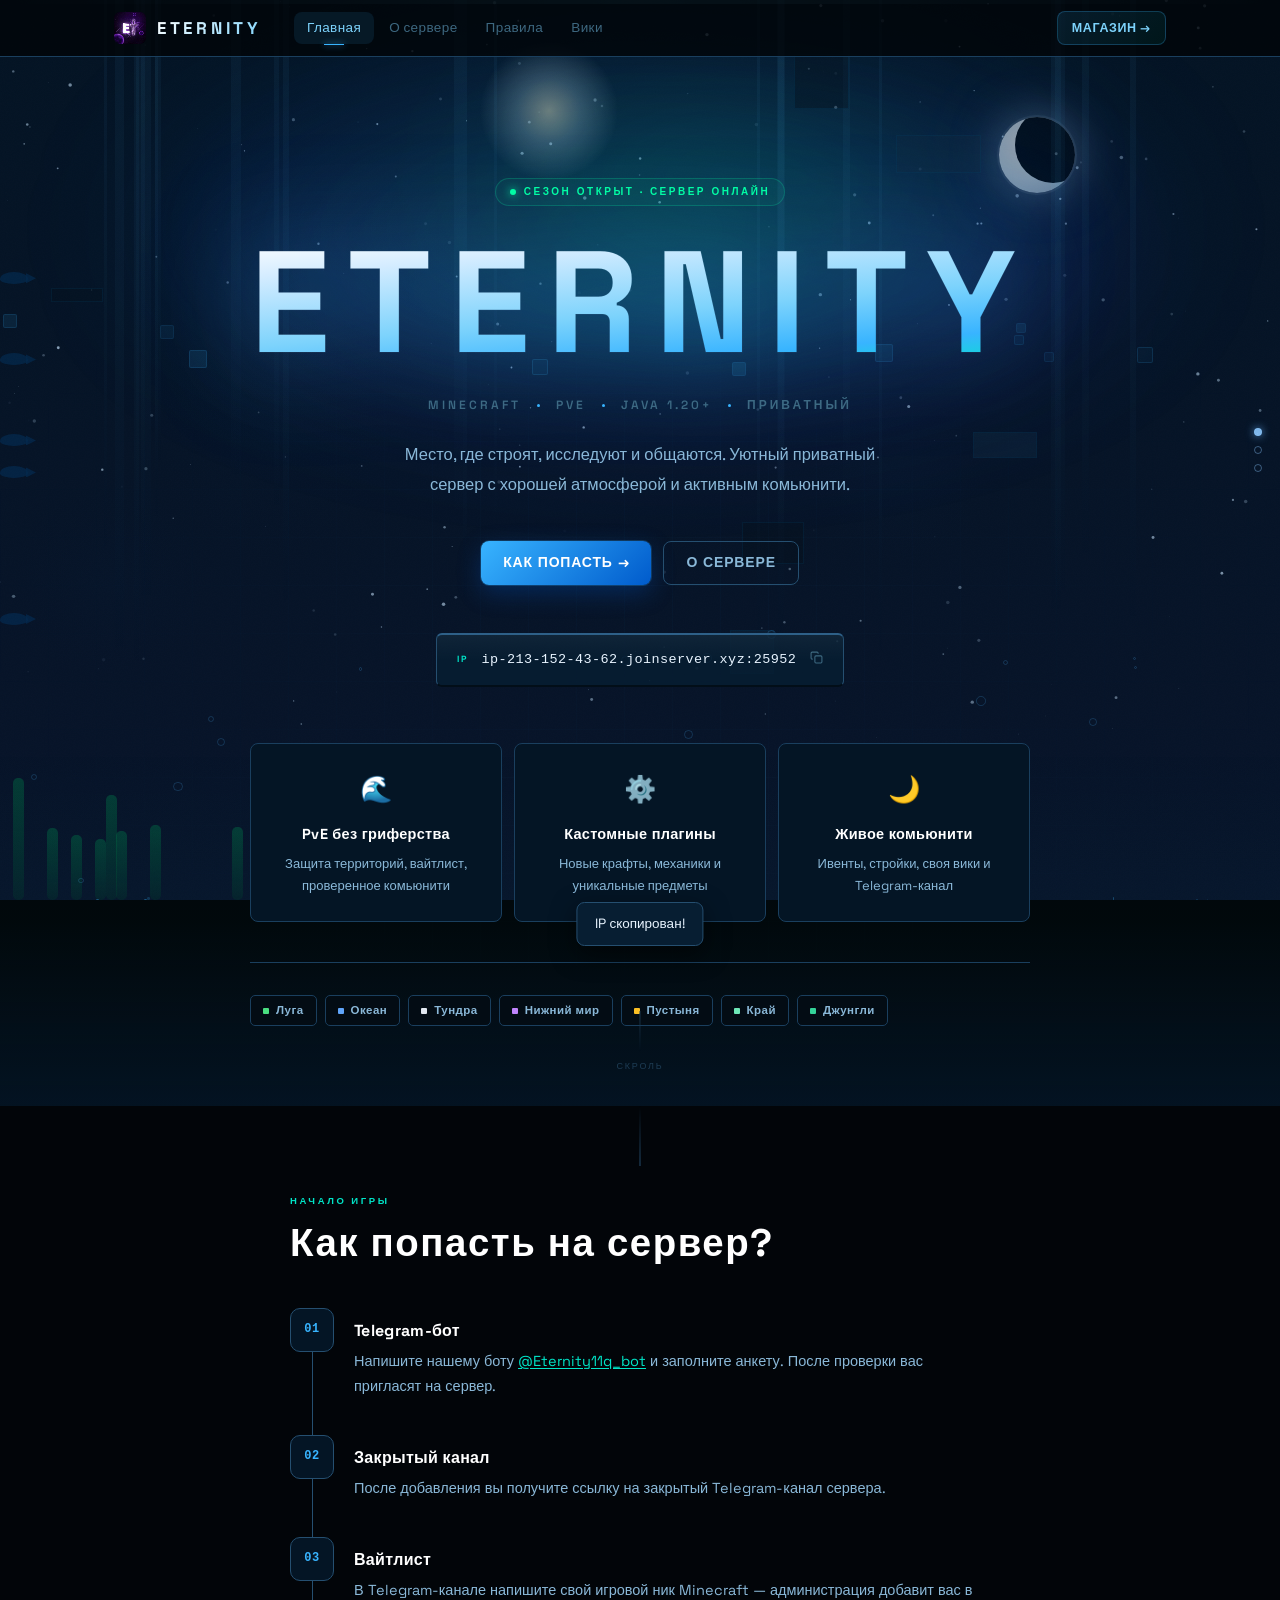
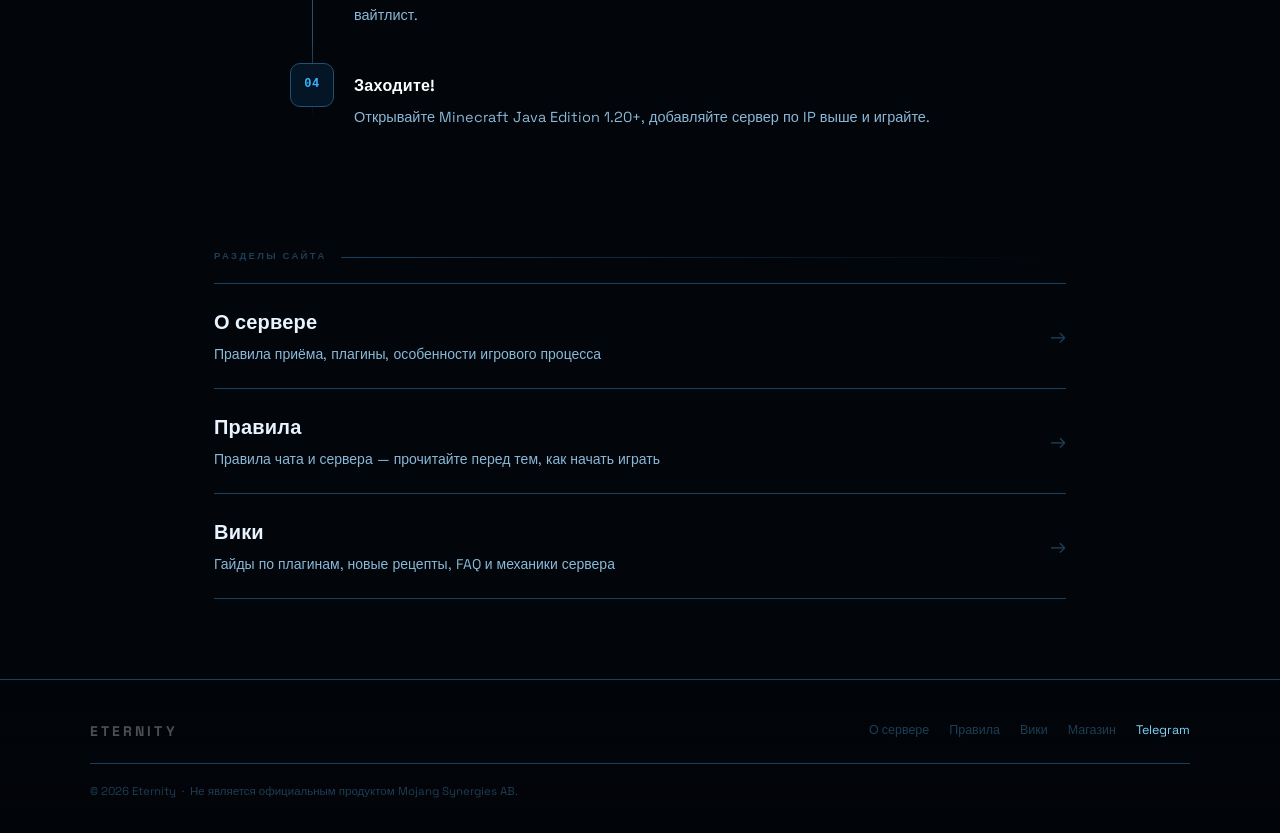
<file: index.html>
<!DOCTYPE html>
<html lang="ru">
<head>
<meta charset="UTF-8"/>
<meta name="viewport" content="width=device-width,initial-scale=1.0"/>
<title>ETERNITY — Главная</title>
<link rel="preconnect" href="https://fonts.googleapis.com">
<link href="https://fonts.googleapis.com/css2?family=Space+Grotesk:wght@300;400;500;600;700;800;900&display=swap" rel="stylesheet">
<link rel="stylesheet" href="style.css"/>
<style>
.hero-season-badge{display:inline-flex;align-items:center;gap:8px;padding:5px 14px;border-radius:20px;border:1px solid rgba(0,255,163,.2);background:rgba(0,255,163,.05);font-size:10px;font-weight:700;letter-spacing:.25em;text-transform:uppercase;color:var(--aurora-g);margin-bottom:32px}
.hero-season-dot{width:6px;height:6px;border-radius:50%;background:var(--aurora-g);box-shadow:0 0 8px var(--aurora-g);animation:dotPulse 2s ease-in-out infinite;flex-shrink:0}
@keyframes dotPulse{0%,100%{box-shadow:0 0 4px var(--aurora-g);transform:scale(1)}50%{box-shadow:0 0 12px var(--aurora-g);transform:scale(1.35)}}
.hero-title-wrap{position:relative;margin-bottom:28px}
.hero-title{font-size:clamp(4rem,13vw,9rem);font-weight:900;line-height:.9;letter-spacing:.12em;text-transform:uppercase;margin:0;position:relative;display:inline-block}
.hero-title-ghost{color:transparent;-webkit-text-stroke:1px rgba(200,230,255,.1);position:absolute;inset:0;pointer-events:none;user-select:none}
.hero-title-real{display:block;background:linear-gradient(175deg,#fff 0%,#d4ecff 20%,var(--ice) 55%,var(--glow) 80%,var(--neon) 100%);-webkit-background-clip:text;-webkit-text-fill-color:transparent;background-clip:text;filter:drop-shadow(0 0 50px rgba(56,180,255,.5));animation:titleGlow 5s ease-in-out infinite}
@keyframes titleGlow{0%,100%{filter:drop-shadow(0 0 40px rgba(56,180,255,.4))}50%{filter:drop-shadow(0 0 70px rgba(56,180,255,.7)) drop-shadow(0 0 120px rgba(0,229,200,.2))}}
.pixel-decor{position:absolute;inset:0;pointer-events:none;overflow:visible}
.px-block{position:absolute;border-radius:2px;animation:pxFloat linear infinite}
@keyframes pxFloat{0%{opacity:0;transform:translateY(0) rotate(0deg)}15%{opacity:.7}85%{opacity:.2}100%{opacity:0;transform:translateY(-200px) rotate(25deg)}}
.scroll-hint{display:flex;flex-direction:column;align-items:center;gap:8px;position:absolute;bottom:32px;left:50%;transform:translateX(-50%);color:var(--t4);font-size:9px;letter-spacing:.2em;text-transform:uppercase;animation:scrollBob 2.5s ease-in-out infinite;z-index:2}
.scroll-hint-line{width:1px;height:40px;background:linear-gradient(to bottom,var(--t4),transparent)}
@keyframes scrollBob{0%,100%{transform:translateX(-50%) translateY(0)}50%{transform:translateX(-50%) translateY(8px)}}
.features-row{display:grid;grid-template-columns:repeat(3,1fr);gap:12px;margin:56px 0 0}
.feat-card{background:var(--ocean);border:1px solid var(--line);border-radius:var(--r);padding:24px 22px;position:relative;overflow:hidden;transition:.25s}
.feat-card::before{content:'';position:absolute;top:0;left:0;right:0;height:2px;background:linear-gradient(90deg,transparent,var(--feat-c,var(--glow)),transparent);opacity:0;transition:opacity .3s}
.feat-card:hover{transform:translateY(-5px);border-color:var(--line2)}
.feat-card:hover::before{opacity:1}
.feat-card.c-aqua{--feat-c:var(--neon)}.feat-card.c-blue{--feat-c:var(--glow)}.feat-card.c-moon{--feat-c:var(--ice)}
.feat-icon{font-size:26px;margin-bottom:12px;display:block}
.feat-title{font-size:14.5px;font-weight:700;color:#fff;margin-bottom:6px;letter-spacing:.02em}
.feat-desc{font-size:13px;color:var(--t2);line-height:1.7}
.biome-strip{display:flex;gap:8px;flex-wrap:wrap;margin-top:40px;padding-top:32px;border-top:1px solid var(--line)}
.biome-tag{display:inline-flex;align-items:center;gap:7px;padding:5px 12px;border-radius:5px;background:var(--deep);border:1px solid var(--line);font-size:11.5px;font-weight:600;color:var(--t2);letter-spacing:.04em;transition:.18s}
.biome-tag:hover{border-color:var(--line2);color:var(--ice)}
.biome-dot{width:6px;height:6px;border-radius:1px;flex-shrink:0}
@media(max-width:640px){.features-row{grid-template-columns:1fr}.biome-strip{gap:6px}}
</style>
</head>
<body>

<!-- ANIMATED WORLD BACKGROUND -->
<canvas id="world-bg"></canvas>
<div id="world-overlay-elems">
  <!-- Aurora layers (scene 1: night) -->
  <div class="wb-aurora wb-aur1"></div>
  <div class="wb-aurora wb-aur2"></div>
  <div class="wb-aurora wb-aur3"></div>
  <!-- Moon (scene 1) -->
  <div class="wb-moon"><div class="wb-moon-shd"></div></div>
  <!-- Snow particles (scene 1) -->
  <div id="wb-snow"></div>
  <!-- Ocean rays (scene 2) -->
  <div id="wb-rays"></div>
  <!-- Seaweeds (scene 2) -->
  <div id="wb-seaweed"></div>
  <!-- Ocean checker blocks (scene 2) -->
  <div id="wb-checkers"></div>
  <!-- Bubbles (scene 2) -->
  <div id="wb-bubbles"></div>
  <!-- Fish (scene 2) -->
  <div id="wb-fish"></div>
  <!-- Nether columns (scene 3) -->
  <div id="wb-ncols"></div>
  <!-- Nether particles (scene 3) -->
  <div id="wb-nparts"></div>
  <!-- Portal (scene 3) -->
  <div class="wb-portal">
    <div class="wb-portal-frame"></div>
    <div class="wb-portal-inner"></div>
  </div>
  <!-- Nether floor glow (scene 3) -->
  <div class="wb-nether-floor"></div>
</div>
<!-- Scroll scene nav dots -->
<div id="wb-nav">
  <div class="wb-dot on" data-s="0" title="Ночь"></div>
  <div class="wb-dot" data-s="1" title="Глубина"></div>
  <div class="wb-dot" data-s="2" title="Незер"></div>
</div>
<div class="bg-particles" id="particles"></div>

<style>
/* ── WORLD BG CANVAS ── */
#world-bg{
  position:fixed;inset:0;width:100%;height:100%;
  z-index:0;pointer-events:none;
}
#world-overlay-elems{
  position:fixed;inset:0;z-index:0;pointer-events:none;overflow:hidden;
  transition:opacity .8s;
}

/* NAV DOTS */
#wb-nav{
  position:fixed;right:18px;top:50%;transform:translateY(-50%);
  display:flex;flex-direction:column;gap:10px;z-index:200;
}
.wb-dot{
  width:8px;height:8px;border-radius:50%;
  border:1.5px solid rgba(140,200,255,.4);
  background:transparent;cursor:pointer;transition:all .35s;
}
.wb-dot.on{background:rgba(140,200,255,.9);box-shadow:0 0 8px rgba(100,180,255,.8);}

/* ── AURORA (scene 1) ── */
.wb-aurora{
  position:absolute;border-radius:50%;
  filter:blur(60px);mix-blend-mode:screen;
  transition:opacity 1s;
}
.wb-aur1{
  width:85%;height:45%;top:3%;left:8%;
  background:radial-gradient(ellipse,rgba(0,220,130,.38) 0%,rgba(0,90,220,.22) 55%,transparent 70%);
  animation:wbaur1 10s ease-in-out infinite alternate;
}
.wb-aur2{
  width:70%;height:35%;top:12%;left:18%;
  background:radial-gradient(ellipse,rgba(0,80,200,.3) 0%,rgba(80,0,200,.18) 55%,transparent 70%);
  animation:wbaur2 14s ease-in-out infinite alternate;
}
.wb-aur3{
  width:55%;height:28%;top:6%;left:30%;
  background:radial-gradient(ellipse,rgba(0,230,190,.18) 0%,transparent 60%);
  animation:wbaur3 8s ease-in-out infinite alternate;
}
@keyframes wbaur1{0%{transform:translateX(-6%) scaleY(.9) rotate(-3deg);opacity:.7}100%{transform:translateX(6%) scaleY(1.5) rotate(3deg);opacity:1}}
@keyframes wbaur2{0%{transform:translateX(9%) scaleY(.8);opacity:.5}100%{transform:translateX(-9%) scaleY(1.6);opacity:.9}}
@keyframes wbaur3{0%{transform:scaleX(1) translateY(0);opacity:.4}100%{transform:scaleX(1.4) translateY(12%);opacity:.8}}

/* ── MOON (scene 1) ── */
.wb-moon{
  position:absolute;top:13%;right:16%;
  width:76px;height:76px;border-radius:50%;overflow:hidden;
  background:radial-gradient(circle at 36% 36%,#ffffff,#d4eeff,#9abfdf);
  box-shadow:0 0 0 2px rgba(200,230,255,.12),0 0 45px rgba(160,210,255,.55),0 0 110px rgba(100,180,255,.22);
  animation:wbmoon 7s ease-in-out infinite alternate;
  transition:opacity 1s;
}
.wb-moon-shd{
  position:absolute;top:-10px;right:-16px;
  width:76px;height:76px;border-radius:50%;
  background:#000a14;
}
@keyframes wbmoon{0%{box-shadow:0 0 45px rgba(160,210,255,.45),0 0 90px rgba(100,180,255,.18)}100%{box-shadow:0 0 70px rgba(160,210,255,.75),0 0 140px rgba(100,180,255,.35)}}

/* ── SNOW ── */
.wb-sp{
  position:absolute;border-radius:50%;background:rgba(200,230,255,.85);
  animation:wbsnow linear infinite;transition:opacity 1s;
}
@keyframes wbsnow{0%{transform:translateY(-10px) translateX(0);opacity:0}10%{opacity:.9}90%{opacity:.5}100%{transform:translateY(100vh) translateX(18px);opacity:0}}

/* ── OCEAN RAYS ── */
.wb-ray{
  position:absolute;top:0;
  background:linear-gradient(180deg,rgba(80,190,255,.13) 0%,transparent 100%);
  transform-origin:top center;
  animation:wbray ease-in-out infinite alternate;transition:opacity 1s;
}
@keyframes wbray{0%{transform:rotate(-10deg);opacity:.5}100%{transform:rotate(10deg);opacity:.2}}

/* ── SEAWEED ── */
.wb-sw{
  position:absolute;bottom:0;width:11px;
  background:linear-gradient(180deg,rgba(0,130,75,.85) 0%,rgba(0,75,45,.5) 100%);
  border-radius:5px;transform-origin:bottom center;
  animation:wbsway ease-in-out infinite alternate;transition:opacity 1s;
}
@keyframes wbsway{0%{transform:rotate(-18deg)}100%{transform:rotate(18deg)}}

/* ── CHECKER BLOCKS ── */
.wb-cb{
  position:absolute;border:1px solid rgba(0,70,110,.45);
  animation:wbcb ease-in-out infinite alternate;transition:opacity 1s;
}
@keyframes wbcb{0%{transform:translateY(0) rotate(0deg)}100%{transform:translateY(-12px) rotate(3deg)}}

/* ── BUBBLES ── */
.wb-bb{
  position:absolute;border-radius:50%;border:1px solid rgba(80,180,255,.45);
  animation:wbbb linear infinite;transition:opacity 1s;
}
@keyframes wbbb{0%{transform:translateY(0);opacity:.7}50%{transform:translateY(-45vh) translateX(8px);opacity:.4}100%{transform:translateY(-90vh) translateX(-5px);opacity:0}}

/* ── FISH ── */
.wb-fish{
  position:absolute;
  width:28px;height:12px;
  background:rgba(0,70,130,.75);
  border-radius:50% 50% 50% 50%/60% 60% 40% 40%;
  animation:wbfish linear infinite;transition:opacity 1s;
}
.wb-fish::after{content:'';position:absolute;right:-8px;top:1px;width:10px;height:10px;background:rgba(0,70,130,.75);clip-path:polygon(0 0,100% 50%,0 100%);}
@keyframes wbfish{0%{transform:translateX(-60px);opacity:0}8%{opacity:.7}92%{opacity:.7}100%{transform:translateX(110vw);opacity:0}}

/* ── NETHER COLUMNS ── */
.wb-nc{
  position:absolute;bottom:0;
  background:linear-gradient(180deg,#0a1828 0%,#040c16 100%);
  border:1px solid rgba(0,60,140,.4);
  box-shadow:0 0 14px rgba(0,60,160,.35);
  transition:opacity 1s;
}

/* ── NETHER PARTICLES ── */
.wb-np{
  position:absolute;border-radius:50%;
  animation:wbnp linear infinite;transition:opacity 1s;pointer-events:none;
}
@keyframes wbnp{0%{transform:translateY(0);opacity:0}15%{opacity:1}85%{opacity:.5}100%{transform:translateY(-95vh) translateX(22px);opacity:0}}

/* ── PORTAL ── */
.wb-portal{
  position:absolute;top:50%;left:50%;
  transform:translate(-50%,-50%);
  width:120px;height:195px;z-index:2;
  transition:opacity 1s;
}
.wb-portal-frame{
  position:absolute;inset:0;
  border:8px solid #1a3566;border-radius:4px;
  box-shadow:0 0 0 2px #0d2244,0 0 35px rgba(0,80,200,.6),0 0 90px rgba(0,60,180,.3),inset 0 0 35px rgba(0,60,200,.4);
  animation:wbpf 3s ease-in-out infinite;
}
@keyframes wbpf{0%,100%{box-shadow:0 0 35px rgba(0,80,200,.6),0 0 90px rgba(0,60,180,.3),inset 0 0 35px rgba(0,60,200,.4)}50%{box-shadow:0 0 70px rgba(0,130,255,.95),0 0 150px rgba(0,80,220,.55),inset 0 0 65px rgba(0,110,255,.65)}}
.wb-portal-inner{
  position:absolute;inset:8px;border-radius:2px;overflow:hidden;
  background:#010a1a;
  animation:wbpi 4s ease-in-out infinite alternate;
}
@keyframes wbpi{0%{background:linear-gradient(135deg,#010a1a 0%,#0a2060 50%,#010a1a 100%)}100%{background:linear-gradient(135deg,#061530 0%,#122f80 50%,#061530 100%)}}

/* ── NETHER FLOOR ── */
.wb-nether-floor{
  position:absolute;bottom:0;left:0;right:0;height:58px;
  background:linear-gradient(180deg,rgba(0,55,130,.65) 0%,rgba(0,28,70,.92) 100%);
  animation:wbnf 4s ease-in-out infinite alternate;transition:opacity 1s;
}
@keyframes wbnf{0%{box-shadow:inset 0 6px 22px rgba(0,80,200,.3)}100%{box-shadow:inset 0 6px 55px rgba(0,150,255,.65)}}

/* ── OCEAN SURFACE SHIMMER ── */
.wb-ocean-surface{
  position:absolute;top:0;left:0;right:0;height:4px;
  background:linear-gradient(90deg,transparent,rgba(100,220,255,.6),transparent);
  animation:wbsurf 3.5s ease-in-out infinite;transition:opacity 1s;
}
@keyframes wbsurf{0%,100%{opacity:.4}50%{opacity:.9}}
.wb-sun-glow{
  position:absolute;top:4%;left:37%;
  width:150px;height:150px;border-radius:50%;
  background:radial-gradient(circle,rgba(255,255,220,.92) 0%,rgba(200,240,255,.5) 30%,transparent 65%);
  animation:wbsun 5s ease-in-out infinite;transition:opacity 1s;
}
@keyframes wbsun{0%,100%{transform:scale(1);opacity:.8}50%{transform:scale(1.09);opacity:1}}
</style>

<div class="wrap">

<nav class="nav">
  <div class="nav-inner">
    <a class="nav-logo" href="index.html">
      <img src="logo.png" alt="">
      <span class="nav-logo-text">ETERNITY</span>
    </a>
    <div class="nav-links">
      <a class="nav-a on" href="index.html">Главная</a>
      <a class="nav-a" href="about.html">О сервере</a>
      <a class="nav-a" href="rules.html">Правила</a>
      <a class="nav-a" href="wiki.html">Вики</a>
    </div>
    <div class="nav-right">
      <a class="nav-pill" href="shop.html">Магазин →</a>
    </div>
  </div>
</nav>

<section class="site-hero">
  <div class="site-hero-inner">

    <div class="hero-season-badge">
      <span class="hero-season-dot"></span>
      Сезон открыт · Сервер онлайн
    </div>

    <div class="hero-title-wrap">
      <div class="hero-title">
        <span class="hero-title-ghost" aria-hidden="true">ETERNITY</span>
        <span class="hero-title-real">ETERNITY</span>
      </div>
      <div class="pixel-decor" id="pixelDecor"></div>
    </div>

    <p class="hero-tagline">
      <span>Minecraft</span>
      <span class="hero-dot"></span>
      <span>PvE</span>
      <span class="hero-dot"></span>
      <span>Java 1.20+</span>
      <span class="hero-dot"></span>
      <span>Приватный</span>
    </p>

    <p class="hero-desc">Место, где строят, исследуют и общаются. Уютный приватный сервер с хорошей атмосферой и активным комьюнити.</p>

    <div class="hero-cta">
      <a class="btn-primary" href="#how-to-join">Как попасть →</a>
      <a class="btn-ghost" href="about.html">О сервере</a>
    </div>

    <div class="ip-block" onclick="copyIp()" title="Нажмите чтобы скопировать">
      <span class="ip-label">IP</span>
      <span class="ip-value" id="ip-val">ip-213-152-43-62.joinserver.xyz:25952</span>
      <span class="ip-copy">
        <svg width="13" height="13" viewBox="0 0 24 24" fill="none" stroke="currentColor" stroke-width="2"><rect x="9" y="9" width="13" height="13" rx="2"></rect><path d="M5 15H4a2 2 0 0 1-2-2V4a2 2 0 0 1 2-2h9a2 2 0 0 1 2 2v1"></path></svg>
      </span>
    </div>

    <div class="features-row">
      <div class="feat-card c-aqua">
        <span class="feat-icon">🌊</span>
        <div class="feat-title">PvE без гриферства</div>
        <div class="feat-desc">Защита территорий, вайтлист, проверенное комьюнити</div>
      </div>
      <div class="feat-card c-blue">
        <span class="feat-icon">⚙️</span>
        <div class="feat-title">Кастомные плагины</div>
        <div class="feat-desc">Новые крафты, механики и уникальные предметы</div>
      </div>
      <div class="feat-card c-moon">
        <span class="feat-icon">🌙</span>
        <div class="feat-title">Живое комьюнити</div>
        <div class="feat-desc">Ивенты, стройки, своя вики и Telegram-канал</div>
      </div>
    </div>

    <div class="biome-strip">
      <div class="biome-tag"><span class="biome-dot" style="background:#4ade80"></span>Луга</div>
      <div class="biome-tag"><span class="biome-dot" style="background:#60a5fa"></span>Океан</div>
      <div class="biome-tag"><span class="biome-dot" style="background:#e2e8f0"></span>Тундра</div>
      <div class="biome-tag"><span class="biome-dot" style="background:#c084fc"></span>Нижний мир</div>
      <div class="biome-tag"><span class="biome-dot" style="background:#fbbf24"></span>Пустыня</div>
      <div class="biome-tag"><span class="biome-dot" style="background:#6ee7b7"></span>Край</div>
      <div class="biome-tag"><span class="biome-dot" style="background:#34d399"></span>Джунгли</div>
    </div>

  </div>

  <div class="scroll-hint">
    <div class="scroll-hint-line"></div>
    <span>скроль</span>
  </div>
</section>

<section class="steps-section" id="how-to-join">
  <div class="steps-inner">
    <div class="section-chip">Начало игры</div>
    <h2 class="section-heading">Как попасть на сервер?</h2>
    <div class="steps-track">
      <div class="step-item">
        <div class="step-node">01</div>
        <div class="step-body">
          <div class="step-title">Telegram-бот</div>
          <p class="step-desc">Напишите нашему боту <a href="https://t.me/Eternity11q_bot" target="_blank" style="color:var(--neon)">@Eternity11q_bot</a> и заполните анкету. После проверки вас пригласят на сервер.</p>
        </div>
      </div>
      <div class="step-item">
        <div class="step-node">02</div>
        <div class="step-body">
          <div class="step-title">Закрытый канал</div>
          <p class="step-desc">После добавления вы получите ссылку на закрытый Telegram-канал сервера.</p>
        </div>
      </div>
      <div class="step-item">
        <div class="step-node">03</div>
        <div class="step-body">
          <div class="step-title">Вайтлист</div>
          <p class="step-desc">В Telegram-канале напишите свой игровой ник Minecraft — администрация добавит вас в вайтлист.</p>
        </div>
      </div>
      <div class="step-item">
        <div class="step-node">04</div>
        <div class="step-body">
          <div class="step-title">Заходите!</div>
          <p class="step-desc">Открывайте Minecraft Java Edition 1.20+, добавляйте сервер по IP выше и играйте.</p>
        </div>
      </div>
    </div>
  </div>
</section>

<main class="content">
  <div class="sh"><span>Разделы сайта</span></div>
  <div class="nav-links-list">
    <a class="nav-link-row" href="about.html">
      <div class="nlr-left">
        <div class="nlr-title">О сервере</div>
        <div class="nlr-desc">Правила приёма, плагины, особенности игрового процесса</div>
      </div>
      <span class="nlr-arrow">→</span>
    </a>
    <a class="nav-link-row" href="rules.html">
      <div class="nlr-left">
        <div class="nlr-title">Правила</div>
        <div class="nlr-desc">Правила чата и сервера — прочитайте перед тем, как начать играть</div>
      </div>
      <span class="nlr-arrow">→</span>
    </a>
    <a class="nav-link-row" href="wiki.html">
      <div class="nlr-left">
        <div class="nlr-title">Вики</div>
        <div class="nlr-desc">Гайды по плагинам, новые рецепты, FAQ и механики сервера</div>
      </div>
      <span class="nlr-arrow">→</span>
    </a>
  </div>
</main>

<footer class="footer">
  <div class="footer-inner">
    <div class="footer-top">
      <div class="footer-logo">ETERNITY</div>
      <div class="footer-links">
        <a class="footer-link" href="about.html">О сервере</a>
        <a class="footer-link" href="rules.html">Правила</a>
        <a class="footer-link" href="wiki.html">Вики</a>
        <a class="footer-link" href="shop.html">Магазин</a>
        <a class="footer-link accent" href="https://t.me/Eternity11q_bot" target="_blank" rel="noopener">Telegram</a>
      </div>
    </div>
    <div class="footer-bottom">© 2026 Eternity &nbsp;·&nbsp; Не является официальным продуктом Mojang Synergies AB.</div>
  </div>
</footer>

</div>

<div class="toast" id="toast">IP скопирован!</div>

<script>
/* ═══════════════════════════════════════
   WORLD BACKGROUND — 3 animated scenes
   0 = Night Sky  |  1 = Deep Ocean  |  2 = Blue Nether
   Blends between scenes based on scroll position
   ═══════════════════════════════════════ */
(function(){

/* ── Canvas setup ── */
const C = document.getElementById('world-bg');
const ctx = C.getContext('2d');
function resize(){ C.width=innerWidth; C.height=innerHeight; }
resize();
window.addEventListener('resize', resize);

/* ── Scene palettes ── */
const SCENES = [
  // 0: Night
  { top:'#000408', bot:'#0d1a38' },
  // 1: Ocean
  { top:'#0a2a4a', bot:'#020c18' },
  // 2: Nether
  { top:'#010205', bot:'#020810' },
];

/* ── Stars ── */
const stars = Array.from({length:240},()=>({
  x:Math.random(), y:Math.random()*.82,
  r:Math.random()*1.5+.3,
  base:Math.random()*.5+.3,
  phase:Math.random()*Math.PI*2,
  sp:Math.random()*.9+.3
}));

/* ── Ocean glows ── */
const ocGlows = Array.from({length:5},()=>({
  x:Math.random(), y:Math.random()*.7+.1,
  r:Math.random()*160+80,
  ph:Math.random()*Math.PI*2, sp:Math.random()*.5+.2
}));

/* ── Nether glows ── */
const ntGlows = Array.from({length:7},()=>({
  x:Math.random(), y:Math.random()*.8,
  r:Math.random()*200+100,
  ph:Math.random()*Math.PI*2, sp:Math.random()*.4+.2
}));

/* ── DOM elements ── */
// Snow
const snowWrap = document.getElementById('wb-snow');
for(let i=0;i<38;i++){
  const s=document.createElement('div'); s.className='wb-sp';
  const sz=Math.random()*2.5+1;
  s.style.cssText=`width:${sz}px;height:${sz}px;left:${Math.random()*100}%;top:-5px;animation-duration:${Math.random()*9+7}s;animation-delay:-${Math.random()*12}s;`;
  snowWrap.appendChild(s);
}

// Ocean rays
const rayWrap = document.getElementById('wb-rays');
for(let i=0;i<22;i++){
  const r=document.createElement('div'); r.className='wb-ray';
  const w=Math.random()*9+2;
  r.style.cssText=`left:${Math.random()*100}%;width:${w}px;height:${50+Math.random()*30}%;animation-duration:${Math.random()*4+3}s;animation-delay:-${Math.random()*4}s;`;
  rayWrap.appendChild(r);
}

// Add ocean surface + sun
const oe = document.getElementById('world-overlay-elems');
const surf = document.createElement('div'); surf.className='wb-ocean-surface'; oe.appendChild(surf);
const sun = document.createElement('div'); sun.className='wb-sun-glow'; oe.appendChild(sun);

// Seaweed
const swWrap = document.getElementById('wb-seaweed');
for(let i=0;i<14;i++){
  const s=document.createElement('div'); s.className='wb-sw';
  const h=Math.random()*95+55;
  s.style.cssText=`left:${Math.random()*28}%;height:${h}px;animation-duration:${Math.random()*2.5+2}s;animation-delay:-${Math.random()*2.5}s;`;
  swWrap.appendChild(s);
}

// Checker blocks
const cbWrap = document.getElementById('wb-checkers');
[{x:62,y:6,w:55,h:55,d:1},{x:70,y:15,w:85,h:38,d:0},{x:58,y:58,w:62,h:42,d:1},{x:57,y:70,w:44,h:44,d:0},{x:4,y:32,w:52,h:14,d:1},{x:76,y:48,w:64,h:26,d:0}].forEach(b=>{
  const el=document.createElement('div'); el.className='wb-cb';
  el.style.cssText=`left:${b.x}%;top:${b.y}%;width:${b.w}px;height:${b.h}px;background:${b.d?'#06121e':'#0f2a42'};animation-duration:${2+Math.random()*3}s;animation-direction:${Math.random()>.5?'alternate':'alternate-reverse'}`;
  cbWrap.appendChild(el);
});

// Bubbles
const bbWrap = document.getElementById('wb-bubbles');
for(let i=0;i<24;i++){
  const b=document.createElement('div'); b.className='wb-bb';
  const sz=Math.random()*7+3;
  b.style.cssText=`width:${sz}px;height:${sz}px;left:${Math.random()*100}%;bottom:${Math.random()*30}%;animation-duration:${Math.random()*7+5}s;animation-delay:-${Math.random()*8}s;`;
  bbWrap.appendChild(b);
}

// Fish
const fishWrap = document.getElementById('wb-fish');
for(let i=0;i<5;i++){
  const f=document.createElement('div'); f.className='wb-fish';
  f.style.cssText=`top:${30+Math.random()*40}%;animation-duration:${Math.random()*10+13}s;animation-delay:-${Math.random()*13}s;`;
  fishWrap.appendChild(f);
}

// Nether columns
const ncolWrap = document.getElementById('wb-ncols');
[{x:3,w:55,h:70},{x:11,w:28,h:105},{x:21,w:48,h:62},{x:37,w:22,h:135},{x:49,w:18,h:88},{x:59,w:38,h:78},{x:71,w:30,h:115},{x:80,w:52,h:70},{x:89,w:26,h:94}].forEach(c=>{
  const el=document.createElement('div'); el.className='wb-nc';
  el.style.cssText=`left:${c.x}%;width:${c.w}px;height:${c.h}px;`;
  ncolWrap.appendChild(el);
});

// Nether particles
const npartWrap = document.getElementById('wb-nparts');
for(let i=0;i<65;i++){
  const p=document.createElement('div'); p.className='wb-np';
  const sz=Math.random()*3+1;
  const blu=Math.random()>.5;
  p.style.cssText=`width:${sz}px;height:${sz}px;left:${Math.random()*100}%;bottom:-8px;animation-duration:${Math.random()*9+6}s;animation-delay:-${Math.random()*10}s;background:rgba(${blu?'80,160,255':'45,105,225'},${Math.random()*.5+.5});`;
  npartWrap.appendChild(p);
}

/* ── Helper: lerp color ── */
function lerpHex(a,b,t){
  const ah=parseInt(a.slice(1),16), bh=parseInt(b.slice(1),16);
  const ar=(ah>>16)&255, ag=(ah>>8)&255, ab=ah&255;
  const br=(bh>>16)&255, bg=(bh>>8)&255, bb=bh&255;
  const r=Math.round(ar+(br-ar)*t), g=Math.round(ag+(bg-ag)*t), bl=Math.round(ab+(bb-ab)*t);
  return `rgb(${r},${g},${bl})`;
}

/* ── Scroll → scene blend ── */
let scene = 0; // 0..2 float
const DOT_THRESH = 0.5;

function getScene(){
  // Map scroll progress across document to 0..2
  const maxScroll = document.documentElement.scrollHeight - innerHeight;
  if(maxScroll<=0) return 0;
  // Only first ~2 screens drive the scene transition; rest stays nether
  const rawPct = window.scrollY / Math.max(maxScroll, innerHeight*2);
  return Math.min(2, rawPct * 3);
}

// Smooth scene value
let targetScene = 0, smoothScene = 0;
window.addEventListener('scroll', ()=>{ targetScene = getScene(); }, {passive:true});

// Nav dots
document.querySelectorAll('.wb-dot').forEach(d=>{
  d.addEventListener('click',()=>{
    const idx = +d.dataset.s;
    const maxScroll = document.documentElement.scrollHeight - innerHeight;
    window.scrollTo({top: (idx/2)*maxScroll, behavior:'smooth'});
  });
});

/* ── Group visibility by scene ── */
const SCENE_GROUPS = {
  // [selector, show_from, show_to]  (scene range)
  night: ['wb-aur1','wb-aur2','wb-aur3','wb-moon','wb-sp','wb-ocean-surface'],
  ocean: ['wb-ray','wb-sw','wb-cb','wb-bb','wb-fish','wb-ocean-surface','wb-sun-glow'],
  nether: ['wb-nc','wb-np','wb-portal','wb-portal-frame','wb-portal-inner','wb-nether-floor'],
};

function setOpacity(cls, val){
  document.querySelectorAll('.'+cls).forEach(el=>{
    el.style.opacity = val;
  });
}
// Also handle single-instance divs
function setOpacityId(id, val){
  const el = document.getElementById(id);
  if(el) el.style.opacity = val;
}

/* ── Main RAF loop ── */
function lerp(a,b,t){ return a+(b-a)*t; }

let raf_t = 0;
function loop(now){
  raf_t = now * .001;

  // Smooth scene
  smoothScene = lerp(smoothScene, targetScene, .06);

  // Update nav dots
  const si = Math.round(smoothScene);
  document.querySelectorAll('.wb-dot').forEach((d,i)=>d.classList.toggle('on',i===si));

  /* DRAW CANVAS BG */
  const W=C.width, H=C.height;

  // Blend between adjacent scene palettes
  const sc = smoothScene;
  const s0 = Math.min(1, Math.max(0, Math.floor(sc)));
  const s1 = Math.min(2, s0+1);
  const tf = sc - s0;

  const topCol = lerpHex(SCENES[s0].top, SCENES[s1].top, tf);
  const botCol = lerpHex(SCENES[s0].bot, SCENES[s1].bot, tf);

  const grd = ctx.createLinearGradient(0,0,0,H);
  grd.addColorStop(0, topCol);
  grd.addColorStop(1, botCol);
  ctx.fillStyle = grd;
  ctx.fillRect(0,0,W,H);

  /* SCENE 0 (night): stars */
  const starAlpha = Math.max(0, 1 - sc);
  if(starAlpha > .01){
    stars.forEach(s=>{
      const a = (s.base + Math.sin(raf_t*s.sp+s.phase)*.4) * starAlpha;
      ctx.beginPath();
      ctx.arc(s.x*W, s.y*H, s.r, 0, Math.PI*2);
      ctx.fillStyle = `rgba(200,230,255,${Math.max(0,Math.min(1,a))})`;
      ctx.fill();
    });
  }

  /* SCENE 1 (ocean): caustic glow + surface shimmer */
  const ocAlpha = Math.max(0, 1 - Math.abs(sc-1));
  if(ocAlpha > .01){
    ocGlows.forEach(g=>{
      const a = (.06+Math.sin(raf_t*g.sp+g.ph)*.035)*ocAlpha;
      const rad = ctx.createRadialGradient(g.x*W,g.y*H,0,g.x*W,g.y*H,g.r);
      rad.addColorStop(0,`rgba(0,120,210,${a})`);
      rad.addColorStop(.5,`rgba(0,70,160,${a*.5})`);
      rad.addColorStop(1,'transparent');
      ctx.fillStyle=rad; ctx.fillRect(0,0,W,H);
    });
  }

  /* SCENE 2 (nether): pulsing glow orbs */
  const ntAlpha = Math.max(0, sc-1);
  if(ntAlpha > .01){
    ntGlows.forEach(g=>{
      const a = (.055+Math.sin(raf_t*g.sp+g.ph)*.035)*ntAlpha;
      const rad = ctx.createRadialGradient(g.x*W,g.y*H,0,g.x*W,g.y*H,g.r);
      rad.addColorStop(0,`rgba(0,85,195,${a})`);
      rad.addColorStop(.5,`rgba(0,45,140,${a*.5})`);
      rad.addColorStop(1,'transparent');
      ctx.fillStyle=rad; ctx.fillRect(0,0,W,H);
    });
    // Streaks
    for(let i=0;i<4;i++){
      const x = ((raf_t*14+i*210)%(W+80))-40;
      const a = (.025+Math.sin(raf_t*2+i)*.015)*ntAlpha;
      ctx.fillStyle=`rgba(0,100,220,${a})`;
      ctx.fillRect(x, H*.55, 4, H*.45);
    }
  }

  /* DOM element visibility — fade groups by scene */
  const nightV = Math.max(0, 1-sc);
  const oceanV = Math.max(0, 1-Math.abs(sc-1));
  const netherV = Math.max(0, sc-1);

  // Night
  document.querySelectorAll('.wb-aur1,.wb-aur2,.wb-aur3,.wb-moon,.wb-sp').forEach(el=>el.style.opacity=nightV);
  // Ocean  
  document.querySelectorAll('.wb-ray,.wb-sw,.wb-cb,.wb-bb,.wb-fish,.wb-ocean-surface,.wb-sun-glow').forEach(el=>el.style.opacity=oceanV);
  // Nether
  document.querySelectorAll('.wb-nc,.wb-np,.wb-nether-floor').forEach(el=>el.style.opacity=netherV);
  const portalEl = document.querySelector('.wb-portal');
  if(portalEl) portalEl.style.opacity = netherV;

  requestAnimationFrame(loop);
}
requestAnimationFrame(loop);

})();

function copyIp(){
  navigator.clipboard.writeText('ip-213-152-43-62.joinserver.xyz:25952').then(()=>{
    const t=document.getElementById('toast');
    t.classList.add('show');
    setTimeout(()=>t.classList.remove('show'),2200);
  });
}
(function(){
  const wrap=document.getElementById('particles');
  for(let i=0;i<18;i++){
    const p=document.createElement('div');
    p.className='ptcl';
    p.style.cssText=`left:${Math.random()*100}vw;bottom:0;animation:floatUp ${8+Math.random()*14}s ${Math.random()*12}s linear infinite;width:${1+Math.random()*2}px;height:${1+Math.random()*2}px;opacity:${.3+Math.random()*.5}`;
    wrap.appendChild(p);
  }
})();
(function(){
  const wrap=document.getElementById('pixelDecor');
  const sizes=[10,14,18,12,16];
  for(let i=0;i<12;i++){
    const el=document.createElement('div');
    el.className='px-block';
    const s=sizes[i%sizes.length];
    el.style.cssText=`width:${s}px;height:${s}px;left:${-40+Math.random()*180}%;bottom:${-10+Math.random()*50}px;background:rgba(56,180,255,${.04+Math.random()*.08});border:1px solid rgba(56,180,255,${.06+Math.random()*.1});animation-duration:${3+Math.random()*7}s;animation-delay:${Math.random()*10}s`;
    wrap.appendChild(el);
  }
})();
(function(){
  const io=new IntersectionObserver(entries=>{
    entries.forEach(e=>{
      if(e.isIntersecting){
        e.target.style.transition='.45s cubic-bezier(.34,1.56,.64,1)';
        e.target.style.transform='scale(1)';
        e.target.style.opacity='1';
      }
    });
  },{threshold:.15});
  document.querySelectorAll('.step-node,.feat-card').forEach(el=>{
    el.style.transform='scale(.8)';el.style.opacity='0';io.observe(el);
  });
  document.querySelectorAll('.biome-tag').forEach((el,i)=>{
    el.style.cssText+=`;transform:translateY(14px);opacity:0;transition:opacity .4s ${i*.07}s,transform .4s ${i*.07}s`;
    const ob=new IntersectionObserver(ents=>{ents.forEach(en=>{if(en.isIntersecting){el.style.transform='translateY(0)';el.style.opacity='1';ob.disconnect();}});},{threshold:.3});
    ob.observe(el);
  });
})();
(function(){
  document.addEventListener('click',function(e){
    const a=e.target.closest('a');
    if(!a) return;
    const href=a.getAttribute('href');
    if(!href||href.startsWith('#')||href.startsWith('http')||a.target==='_blank') return;
    e.preventDefault();
    document.querySelector('.wrap').classList.add('page-transition-out');
    setTimeout(()=>window.location.href=href,320);
  });
})();
</script>
</body>
</html>
</file>
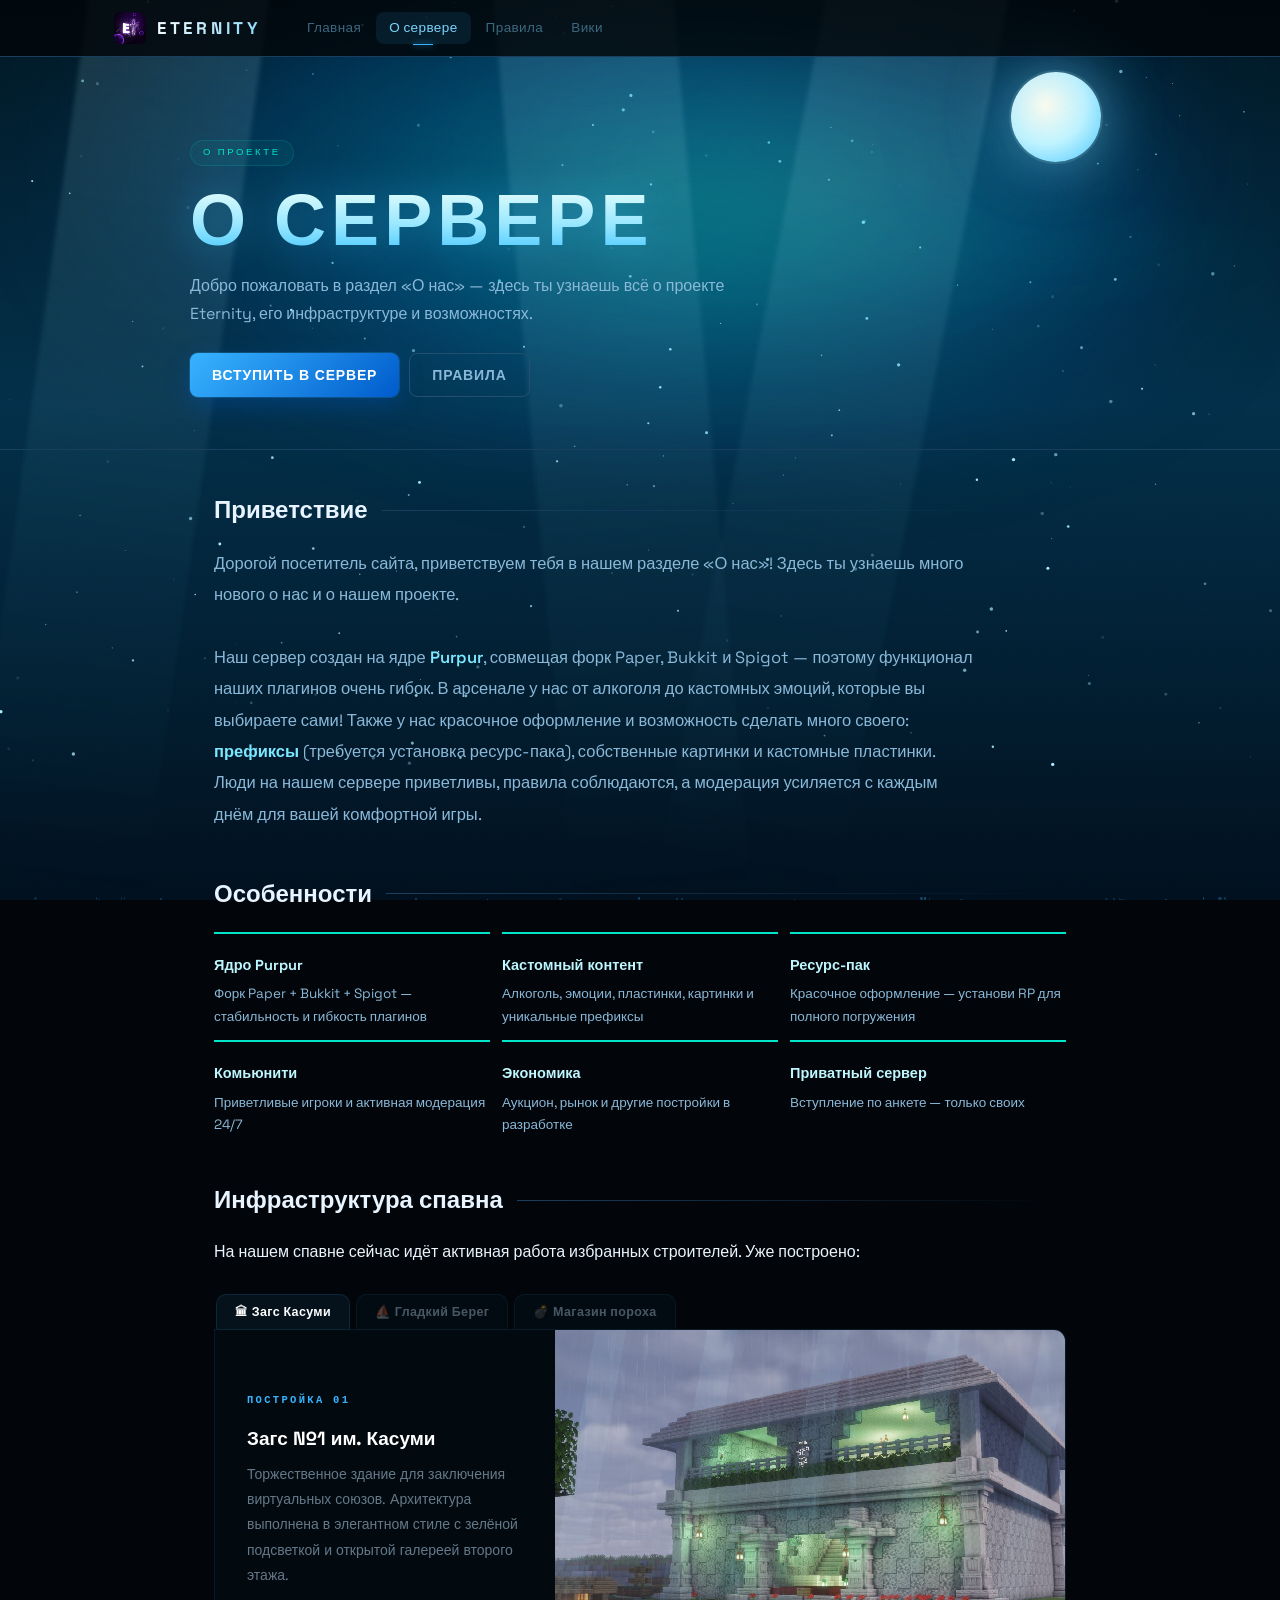
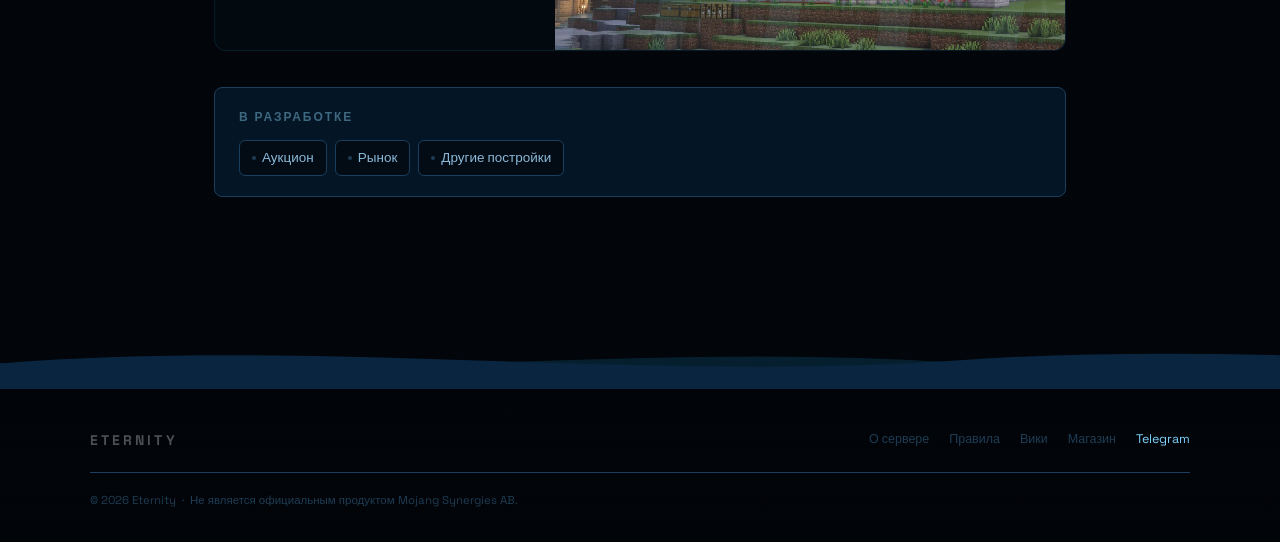
<file: about.html>
<!DOCTYPE html>
<html lang="ru">
<head>
<meta charset="UTF-8"/>
<meta name="viewport" content="width=device-width,initial-scale=1.0"/>
<title>ETERNITY — О сервере</title>
<link rel="preconnect" href="https://fonts.googleapis.com">
<link href="https://fonts.googleapis.com/css2?family=Space+Grotesk:wght@300;400;500;600;700;800;900&display=swap" rel="stylesheet">
<link rel="stylesheet" href="style.css"/>
</head>
<body>
<canvas id="world-bg"></canvas>
<div id="world-overlay-elems">
  <div class="wb-aurora wb-aur1"></div>
  <div class="wb-aurora wb-aur2"></div>
  <div class="wb-aurora wb-aur3"></div>
  <div class="wb-ray wb-ray1"></div>
  <div class="wb-ray wb-ray2"></div>
  <div class="wb-ray wb-ray3"></div>
  <div class="wb-moon"><div class="wb-moon-shd"></div></div>
  <div id="wb-snow"></div>
</div>
<div class="bg-particles" id="particles"></div><style>
#world-bg{position:fixed;inset:0;width:100%;height:100%;z-index:0;pointer-events:none;}
#world-overlay-elems{position:fixed;inset:0;z-index:0;pointer-events:none;overflow:hidden;}

/* ── OCEAN THEME ── caustics, light shafts, bubbles ── */
.wb-aurora{position:absolute;border-radius:50%;filter:blur(70px);mix-blend-mode:screen;}
.wb-aur1{width:90%;height:50%;top:-6%;left:5%;background:radial-gradient(ellipse,rgba(0,230,255,.30) 0%,rgba(0,140,255,.16) 55%,transparent 72%);animation:wbaur1 11s ease-in-out infinite alternate;}
.wb-aur2{width:75%;height:40%;top:8%;left:20%;background:radial-gradient(ellipse,rgba(0,255,200,.22) 0%,rgba(0,90,210,.14) 55%,transparent 72%);animation:wbaur2 15s ease-in-out infinite alternate;}
.wb-aur3{width:60%;height:32%;top:2%;left:32%;background:radial-gradient(ellipse,rgba(120,255,230,.16) 0%,transparent 62%);animation:wbaur3 9s ease-in-out infinite alternate;}
@keyframes wbaur1{0%{transform:translateX(-6%) scaleY(.9) rotate(-3deg);opacity:.55}100%{transform:translateX(6%) scaleY(1.5) rotate(3deg);opacity:.9}}
@keyframes wbaur2{0%{transform:translateX(9%) scaleY(.8);opacity:.4}100%{transform:translateX(-9%) scaleY(1.6);opacity:.8}}
@keyframes wbaur3{0%{transform:scaleX(1) translateY(0);opacity:.3}100%{transform:scaleX(1.4) translateY(12%);opacity:.65}}

/* sunlight orb glowing through the surface */
.wb-moon{position:absolute;top:8%;right:14%;width:90px;height:90px;border-radius:50%;overflow:hidden;background:radial-gradient(circle at 38% 36%,#fffef0,#bff3ff,#46c7ff);box-shadow:0 0 0 2px rgba(200,255,255,.12),0 0 60px rgba(120,220,255,.55),0 0 150px rgba(60,180,255,.25);animation:wbmoon 6s ease-in-out infinite alternate;}
.wb-moon-shd{display:none}
@keyframes wbmoon{0%{box-shadow:0 0 50px rgba(120,220,255,.4),0 0 110px rgba(60,180,255,.18);transform:scale(1)}100%{box-shadow:0 0 85px rgba(120,220,255,.75),0 0 170px rgba(60,180,255,.35);transform:scale(1.05)}}

/* god-rays of light filtering through water */
.wb-ray{position:absolute;top:-10%;width:14%;height:130%;background:linear-gradient(180deg,rgba(180,240,255,.16),rgba(120,220,255,.04) 55%,transparent 85%);transform-origin:top center;filter:blur(2px);}
.wb-ray1{left:8%;transform:rotate(8deg);animation:wbray 9s ease-in-out infinite alternate;}
.wb-ray2{left:38%;transform:rotate(-5deg);animation:wbray 12s ease-in-out infinite alternate-reverse;}
.wb-ray3{left:66%;transform:rotate(11deg);animation:wbray 10s ease-in-out infinite alternate;}
@keyframes wbray{0%{opacity:.35;transform:rotate(-3deg) scaleY(1)}100%{opacity:.7;transform:rotate(6deg) scaleY(1.08)}}

/* rising bubbles */
.wb-sp{position:absolute;border-radius:50%;border:1px solid rgba(190,245,255,.55);background:radial-gradient(circle at 35% 30%,rgba(255,255,255,.55),rgba(150,230,255,.08) 70%);box-shadow:0 0 6px rgba(120,220,255,.35) inset;animation:wbbubble linear infinite;}
@keyframes wbbubble{0%{transform:translateY(0) translateX(0);opacity:0}8%{opacity:.85}50%{transform:translateY(-50vh) translateX(12px)}100%{transform:translateY(-105vh) translateX(-10px);opacity:0}}

/* ── ocean accents on page content ── */
.about-page .page-hero h1{
  background:linear-gradient(180deg,#eafffb 0%,#9be8ff 55%,#46c7ff 100%);
  -webkit-background-clip:text;background-clip:text;color:transparent;
  filter:drop-shadow(0 0 18px rgba(60,200,255,.35));
}
.about-page .af-item{ border-top:2px solid var(--neon); animation:afFloat 6s ease-in-out infinite; }
.about-page .af-item:nth-child(2){animation-delay:.4s}
.about-page .af-item:nth-child(3){animation-delay:.8s}
.about-page .af-item:nth-child(4){animation-delay:1.2s}
.about-page .af-item:nth-child(5){animation-delay:1.6s}
.about-page .af-item:nth-child(6){animation-delay:2s}
@keyframes afFloat{0%,100%{transform:translateY(0)}50%{transform:translateY(-6px)}}
.about-page .af-title{ color:#bdf6ff }
.about-page .btabs-panels, .about-page .btab-img-wrap{position:relative}
.about-page .btab-panel.active .btab-img-wrap::after{
  content:'';position:absolute;inset:0;pointer-events:none;mix-blend-mode:screen;
  background:repeating-linear-gradient(100deg,transparent 0 40px,rgba(120,220,255,.07) 40px 70px,transparent 70px 110px);
  animation:causticDrift 9s linear infinite;
}
@keyframes causticDrift{0%{background-position:0 0}100%{background-position:240px 120px}}
.about-page .about-lead strong{ color:#7be8ff }

/* wave divider above footer */
.ocean-wave-divider{position:relative;height:64px;margin:48px 0 -1px;overflow:hidden;}
.ocean-wave-divider svg{position:absolute;bottom:0;left:0;width:200%;height:100%;animation:oceanWaveScroll 18s linear infinite;}
.ocean-wave-divider svg.w2{animation-duration:26s;opacity:.5;bottom:-6px}
@keyframes oceanWaveScroll{0%{transform:translateX(0)}100%{transform:translateX(-50%)}}
</style>
<div class="wrap about-page">

<nav class="nav">
  <div class="nav-inner">
    <a class="nav-logo" href="index.html"><img src="logo.png" alt=""><span class="nav-logo-text">ETERNITY</span></a>
    <div class="nav-links">
      <a class="nav-a" href="index.html">Главная</a>
      <a class="nav-a on" href="about.html">О сервере</a>
      <a class="nav-a" href="rules.html">Правила</a>
      <a class="nav-a" href="wiki.html">Вики</a>
    </div>
    <div class="nav-right" id="nav-right-auth">
      <!-- populated by auth script -->
    </div>
  </div>
</nav>

<!-- HERO -->
<section class="page-hero">
  <div class="page-hero-inner">
    <div class="page-kicker">О проекте</div>
    <h1>О сервере</h1>
    <p class="page-lead">Добро пожаловать в раздел «О нас» — здесь ты узнаешь всё о проекте Eternity, его инфраструктуре и возможностях.</p>
    <div class="page-actions">
      <a class="btn-primary" href="https://t.me/Eternity11q_bot" target="_blank" rel="noopener">Вступить в сервер</a>
      <a class="btn-ghost" href="rules.html">Правила</a>
    </div>
  </div>
</section>

<main class="content">

  <!-- INTRO TEXT -->
  <div class="sh"><h2>Приветствие</h2></div>
  <p class="about-lead">
    Дорогой посетитель сайта, приветствуем тебя в нашем разделе «О нас»! Здесь ты узнаешь много нового о нас и о нашем проекте.<br><br>
    Наш сервер создан на ядре <strong>Purpur</strong>, совмещая форк Paper, Bukkit и Spigot — поэтому функционал наших плагинов очень гибок. В арсенале у нас от алкоголя до кастомных эмоций, которые вы выбираете сами! Также у нас красочное оформление и возможность сделать много своего: <strong>префиксы</strong> (требуется установка ресурс-пака), собственные картинки и кастомные пластинки.
    Люди на нашем сервере приветливы, правила соблюдаются, а модерация усиляется с каждым днём для вашей комфортной игры.
  </p>

  <!-- FEATURE STRIP -->
  <div class="sh"><h2>Особенности</h2></div>
  <div class="about-features">
    <div class="af-item">
      <div class="af-title">Ядро Purpur</div>
      <div class="af-desc">Форк Paper + Bukkit + Spigot — стабильность и гибкость плагинов</div>
    </div>
    <div class="af-item">
      <div class="af-title">Кастомный контент</div>
      <div class="af-desc">Алкоголь, эмоции, пластинки, картинки и уникальные префиксы</div>
    </div>
    <div class="af-item">
      <div class="af-title">Ресурс-пак</div>
      <div class="af-desc">Красочное оформление — установи RP для полного погружения</div>
    </div>
    <div class="af-item">
      <div class="af-title">Комьюнити</div>
      <div class="af-desc">Приветливые игроки и активная модерация 24/7</div>
    </div>
    <div class="af-item">
      <div class="af-title">Экономика</div>
      <div class="af-desc">Аукцион, рынок и другие постройки в разработке</div>
    </div>
    <div class="af-item">
      <div class="af-title">Приватный сервер</div>
      <div class="af-desc">Вступление по анкете — только своих</div>
    </div>
  </div>

  <!-- BUILDS -->
  <div class="sh"><h2>Инфраструктура спавна</h2></div>
  <p style="font-size:16px;color:var(--txt2);line-height:1.75;margin-bottom:28px">
    На нашем спавне сейчас идёт активная работа избранных строителей. Уже построено:
  </p>

  <!-- BUILDS TABS -->
  <div class="btabs-wrap">
    <div class="btabs-nav">
      <button class="btab on" onclick="switchBuild(0,this)">🏛 Загс Касуми</button>
      <button class="btab" onclick="switchBuild(1,this)">⛵ Гладкий Берег</button>
      <button class="btab" onclick="switchBuild(2,this)">💣 Магазин пороха</button>
    </div>

    <div class="btabs-panels">

      <!-- 0 -->
      <div class="btab-panel active">
        <div class="btab-text">
          <div class="build-num">Постройка 01</div>
          <div class="btab-title">Загс №1 им. Касуми</div>
          <p class="btab-desc">Торжественное здание для заключения виртуальных союзов. Архитектура выполнена в элегантном стиле с зелёной подсветкой и открытой галереей второго этажа.</p>
        </div>
        <div class="btab-img-wrap">
          <img src="build_zagz.png" alt="Загс №1 им. Касуми">
        </div>
      </div>

      <!-- 1 -->
      <div class="btab-panel">
        <div class="btab-text">
          <div class="build-num">Постройка 02</div>
          <div class="btab-title">Рыбацкое место «Гладкий Берег»</div>
          <p class="btab-desc">Уютный деревянный причал у воды с местами для рыбалки. Тёплая атмосфера, фонари и терраса над водой — идеальное место для отдыха.</p>
        </div>
        <div class="btab-img-wrap">
          <img src="build_beach.png" alt="Гладкий Берег">
        </div>
      </div>

      <!-- 2 -->
      <div class="btab-panel">
        <div class="btab-text">
          <div class="build-num">Постройка 03</div>
          <div class="btab-title">Магазин пороха</div>
          <p class="btab-desc">Специализированный магазин взрывчатых материалов на спавне. Фотография появится в ближайшее время.</p>
        </div>
        <div class="btab-img-wrap btab-img-placeholder">
          <span>📷</span>
          <span style="font-size:13px;color:rgba(255,255,255,.35)">Фото скоро появится</span>
        </div>
      </div>

    </div>
  </div>

  <div style="display:none">

    <!-- 1. ЗАГС -->
    <div class="build-bg-card" style="background-image:url('build_zagz.png')">
      <div class="build-bg-overlay"></div>
      <div class="build-bg-content">
        <div class="build-num">Постройка 01</div>
        <div class="build-title">Загс №1 им. Касуми</div>
        <div class="build-desc">Торжественное здание для заключения виртуальных союзов. Архитектура выполнена в элегантном стиле с зелёной подсветкой и открытой галереей второго этажа.</div>
      </div>
    </div>

    <!-- 2. ПЛЯЖ -->
    <div class="build-bg-card" style="background-image:url('build_beach.png')">
      <div class="build-bg-overlay"></div>
      <div class="build-bg-content right">
        <div class="build-num">Постройка 02</div>
        <div class="build-title">Рыбацкое место «Гладкий Берег»</div>
        <div class="build-desc">Уютный деревянный причал у воды с местами для рыбалки. Тёплая атмосфера, фонари и терраса над водой — идеальное место для отдыха.</div>
      </div>
    </div>

    <!-- 3. МАГАЗИН ПОРОХА — placeholder -->
    <div class="build-bg-card build-bg-placeholder">
      <div class="build-bg-overlay"></div>
      <div class="build-bg-content">
        <div class="build-num">Постройка 03</div>
        <div class="build-title">Магазин пороха</div>
        <div class="build-desc">Специализированный магазин взрывчатых материалов на спавне. Фотография появится в ближайшее время.</div>
        <div style="margin-top:12px;font-size:13px;color:rgba(255,255,255,.35);letter-spacing:.08em">📷 Фото скоро появится</div>
      </div>
    </div>

  </div>

  <!-- COMING SOON -->
  <div class="coming-builds">
    <div class="coming-builds-title">В разработке</div>
    <div class="coming-builds-list">
      <span class="coming-tag">Аукцион</span>
      <span class="coming-tag">Рынок</span>
      <span class="coming-tag">Другие постройки</span>
    </div>
  </div>

</main>

<div class="ocean-wave-divider" aria-hidden="true">
  <svg class="w2" viewBox="0 0 1600 200" preserveAspectRatio="none" xmlns="http://www.w3.org/2000/svg">
    <path d="M0,100 C200,170 400,30 600,100 C800,170 1000,30 1200,100 C1400,170 1600,30 1800,100 C2000,170 2200,30 2400,100 L2400,200 L0,200 Z" fill="#0b3a55"/>
  </svg>
  <svg viewBox="0 0 1600 200" preserveAspectRatio="none" xmlns="http://www.w3.org/2000/svg">
    <path d="M0,120 C200,40 400,180 600,110 C800,40 1000,180 1200,110 C1400,40 1600,180 1800,110 C2000,40 2200,180 2400,110 L2400,200 L0,200 Z" fill="#0a2540"/>
  </svg>
</div>

<footer class="footer">
  <div class="footer-inner">
    <div class="footer-top">
      <div class="footer-logo">ETERNITY</div>
      <div class="footer-links">
        <a class="footer-link" href="about.html">О сервере</a>
        <a class="footer-link" href="rules.html">Правила</a>
        <a class="footer-link" href="wiki.html">Вики</a>
        <a class="footer-link" href="shop.html">Магазин</a>
        <a class="footer-link accent" href="https://t.me/Eternity11q_bot" target="_blank" rel="noopener">Telegram</a>
      </div>
    </div>
    <div class="footer-bottom">© 2026 Eternity &nbsp;·&nbsp; Не является официальным продуктом Mojang Synergies AB.</div>
  </div>
</footer>

</div>
<script>
function switchBuild(idx, btn) {
  document.querySelectorAll('.btab').forEach(b => b.classList.remove('on'));
  document.querySelectorAll('.btab-panel').forEach(p => p.classList.remove('active'));
  btn.classList.add('on');
  document.querySelectorAll('.btab-panel')[idx].classList.add('active');
}
</script>
<script>
(function(){
  document.addEventListener("click", function(e) {
    var a = e.target.closest("a");
    if (!a) return;
    var href = a.getAttribute("href");
    if (!href || href.startsWith("#") || href.startsWith("http") || href.startsWith("mailto") || a.target === "_blank") return;
    e.preventDefault();
    document.querySelector(".wrap").classList.add("page-transition-out");
    setTimeout(function(){ window.location.href = href; }, 320);
  });
})();
</script>
<script>(function(){const wrap=document.getElementById("particles");if(!wrap)return;for(let i=0;i<14;i++){const p=document.createElement("div");p.className="ptcl";p.style.cssText="left:"+Math.random()*100+"vw;bottom:0;animation:floatUp "+(8+Math.random()*14)+"s "+(Math.random()*12)+"s linear infinite;width:"+(1+Math.random()*2)+"px;height:"+(1+Math.random()*2)+"px;opacity:"+(0.2+Math.random()*0.4);wrap.appendChild(p);}})();</script>
<script>
(function(){
  const C=document.getElementById('world-bg');
  const ctx=C.getContext('2d');
  function resize(){C.width=innerWidth;C.height=innerHeight;}
  resize(); window.addEventListener('resize',resize);
  const stars=Array.from({length:220},()=>({
    x:Math.random(),y:Math.random()*.85,
    r:Math.random()*1.5+.3,
    base:Math.random()*.5+.3,
    phase:Math.random()*Math.PI*2,
    sp:Math.random()*.9+.3
  }));
  function loop(now){
    const t=now*.001, W=C.width, H=C.height;
    const grd=ctx.createLinearGradient(0,0,0,H);
    grd.addColorStop(0,'#021824');
    grd.addColorStop(.45,'#03304a');
    grd.addColorStop(1,'#01101e');
    ctx.fillStyle=grd; ctx.fillRect(0,0,W,H);
    stars.forEach(s=>{
      const a=s.base+Math.sin(t*s.sp+s.phase)*.4;
      ctx.beginPath();
      ctx.arc(s.x*W,s.y*H,s.r,0,Math.PI*2);
      ctx.fillStyle=`rgba(170,235,255,${Math.max(0,Math.min(1,a))})`;
      ctx.fill();
    });
    requestAnimationFrame(loop);
  }
  requestAnimationFrame(loop);
  // Bubbles
  const sw=document.getElementById('wb-snow');
  if(sw){for(let i=0;i<26;i++){const s=document.createElement('div');s.className='wb-sp';const sz=Math.random()*10+4;s.style.cssText=`width:${sz}px;height:${sz}px;left:${Math.random()*100}%;bottom:-20px;animation-duration:${Math.random()*10+9}s;animation-delay:-${Math.random()*16}s;`;sw.appendChild(s);}}
  // Particles
  const pw=document.getElementById('particles');
  if(pw){for(let i=0;i<18;i++){const p=document.createElement('div');p.className='ptcl';p.style.cssText=`left:${Math.random()*100}vw;bottom:0;animation:floatUp ${8+Math.random()*14}s ${Math.random()*12}s linear infinite;width:${1+Math.random()*2}px;height:${1+Math.random()*2}px;opacity:${.3+Math.random()*.5}`;pw.appendChild(p);}}
})();
</script>
</body>
</html>
</file>
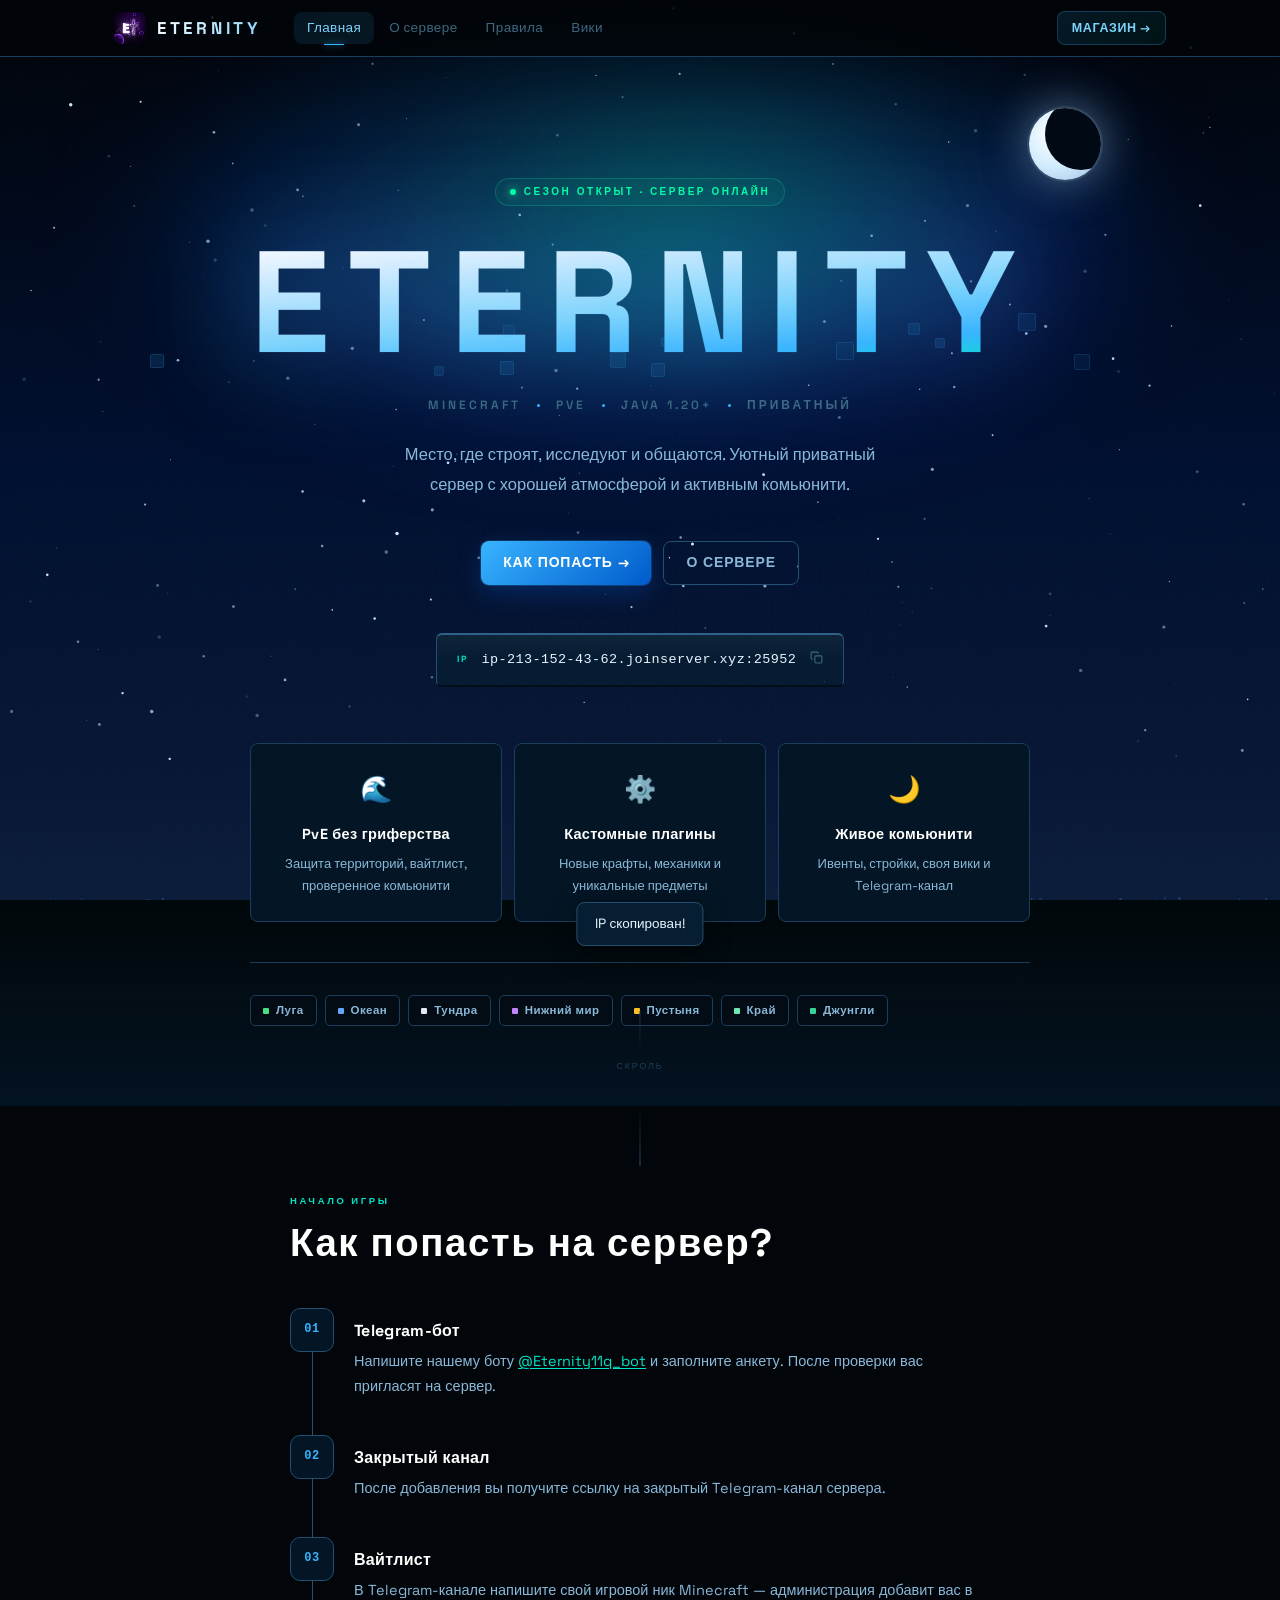
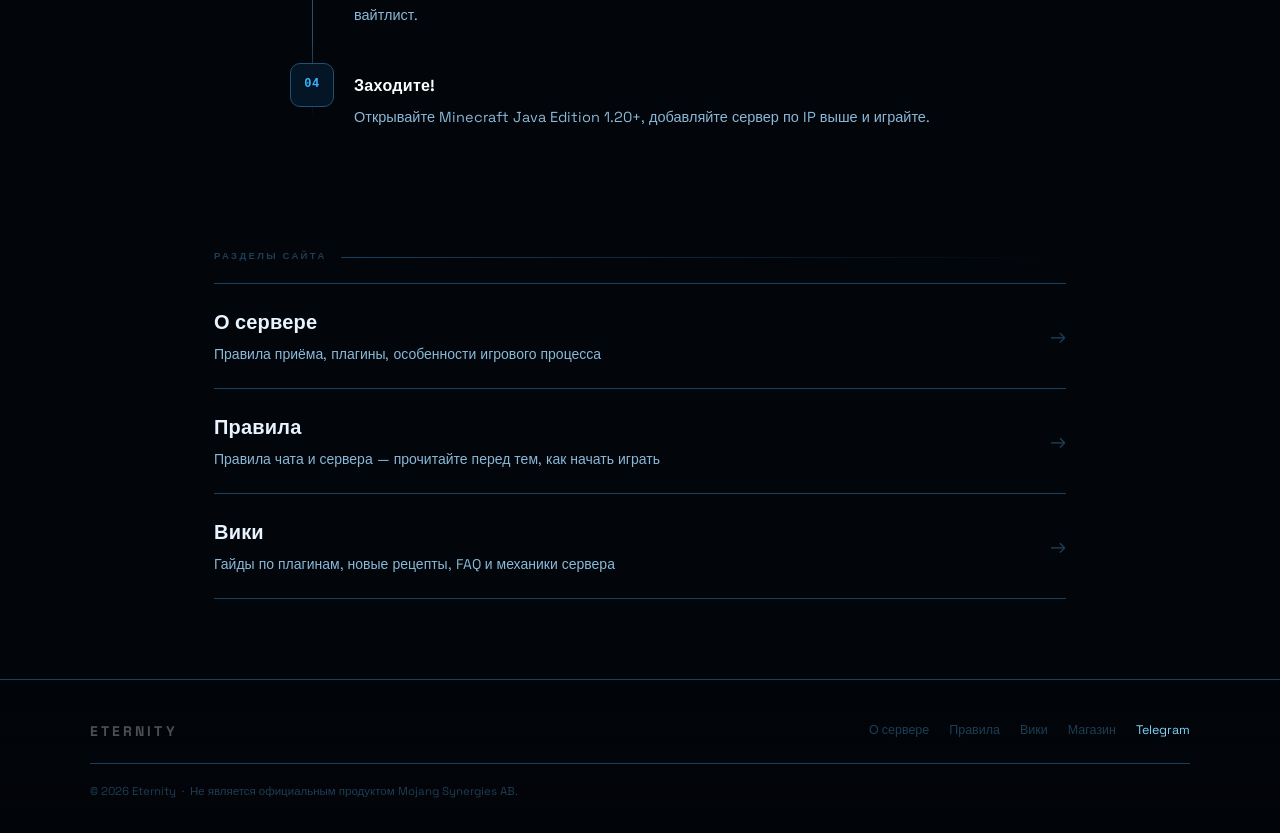
<file: index (2).html>
<!DOCTYPE html>
<html lang="ru">
<head>
<meta charset="UTF-8"/>
<meta name="viewport" content="width=device-width,initial-scale=1.0"/>
<title>ETERNITY — Главная</title>
<link rel="preconnect" href="https://fonts.googleapis.com">
<link href="https://fonts.googleapis.com/css2?family=Space+Grotesk:wght@300;400;500;600;700;800;900&display=swap" rel="stylesheet">
<link rel="stylesheet" href="style.css"/>
<style>
.hero-season-badge{display:inline-flex;align-items:center;gap:8px;padding:5px 14px;border-radius:20px;border:1px solid rgba(0,255,163,.2);background:rgba(0,255,163,.05);font-size:10px;font-weight:700;letter-spacing:.25em;text-transform:uppercase;color:var(--aurora-g);margin-bottom:32px}
.hero-season-dot{width:6px;height:6px;border-radius:50%;background:var(--aurora-g);box-shadow:0 0 8px var(--aurora-g);animation:dotPulse 2s ease-in-out infinite;flex-shrink:0}
@keyframes dotPulse{0%,100%{box-shadow:0 0 4px var(--aurora-g);transform:scale(1)}50%{box-shadow:0 0 12px var(--aurora-g);transform:scale(1.35)}}
.hero-title-wrap{position:relative;margin-bottom:28px}
.hero-title{font-size:clamp(4rem,13vw,9rem);font-weight:900;line-height:.9;letter-spacing:.12em;text-transform:uppercase;margin:0;position:relative;display:inline-block}
.hero-title-ghost{color:transparent;-webkit-text-stroke:1px rgba(200,230,255,.1);position:absolute;inset:0;pointer-events:none;user-select:none}
.hero-title-real{display:block;background:linear-gradient(175deg,#fff 0%,#d4ecff 20%,var(--ice) 55%,var(--glow) 80%,var(--neon) 100%);-webkit-background-clip:text;-webkit-text-fill-color:transparent;background-clip:text;filter:drop-shadow(0 0 50px rgba(56,180,255,.5));animation:titleGlow 5s ease-in-out infinite}
@keyframes titleGlow{0%,100%{filter:drop-shadow(0 0 40px rgba(56,180,255,.4))}50%{filter:drop-shadow(0 0 70px rgba(56,180,255,.7)) drop-shadow(0 0 120px rgba(0,229,200,.2))}}
.pixel-decor{position:absolute;inset:0;pointer-events:none;overflow:visible}
.px-block{position:absolute;border-radius:2px;animation:pxFloat linear infinite}
@keyframes pxFloat{0%{opacity:0;transform:translateY(0) rotate(0deg)}15%{opacity:.7}85%{opacity:.2}100%{opacity:0;transform:translateY(-200px) rotate(25deg)}}
.scroll-hint{display:flex;flex-direction:column;align-items:center;gap:8px;position:absolute;bottom:32px;left:50%;transform:translateX(-50%);color:var(--t4);font-size:9px;letter-spacing:.2em;text-transform:uppercase;animation:scrollBob 2.5s ease-in-out infinite;z-index:2}
.scroll-hint-line{width:1px;height:40px;background:linear-gradient(to bottom,var(--t4),transparent)}
@keyframes scrollBob{0%,100%{transform:translateX(-50%) translateY(0)}50%{transform:translateX(-50%) translateY(8px)}}
.features-row{display:grid;grid-template-columns:repeat(3,1fr);gap:12px;margin:56px 0 0}
.feat-card{background:var(--ocean);border:1px solid var(--line);border-radius:var(--r);padding:24px 22px;position:relative;overflow:hidden;transition:.25s}
.feat-card::before{content:'';position:absolute;top:0;left:0;right:0;height:2px;background:linear-gradient(90deg,transparent,var(--feat-c,var(--glow)),transparent);opacity:0;transition:opacity .3s}
.feat-card:hover{transform:translateY(-5px);border-color:var(--line2)}
.feat-card:hover::before{opacity:1}
.feat-card.c-aqua{--feat-c:var(--neon)}.feat-card.c-blue{--feat-c:var(--glow)}.feat-card.c-moon{--feat-c:var(--ice)}
.feat-icon{font-size:26px;margin-bottom:12px;display:block}
.feat-title{font-size:14.5px;font-weight:700;color:#fff;margin-bottom:6px;letter-spacing:.02em}
.feat-desc{font-size:13px;color:var(--t2);line-height:1.7}
.biome-strip{display:flex;gap:8px;flex-wrap:wrap;margin-top:40px;padding-top:32px;border-top:1px solid var(--line)}
.biome-tag{display:inline-flex;align-items:center;gap:7px;padding:5px 12px;border-radius:5px;background:var(--deep);border:1px solid var(--line);font-size:11.5px;font-weight:600;color:var(--t2);letter-spacing:.04em;transition:.18s}
.biome-tag:hover{border-color:var(--line2);color:var(--ice)}
.biome-dot{width:6px;height:6px;border-radius:1px;flex-shrink:0}
@media(max-width:640px){.features-row{grid-template-columns:1fr}.biome-strip{gap:6px}}
</style>
</head>
<body>

<canvas id="world-bg"></canvas>
<div id="world-overlay-elems">
  <div class="wb-aurora wb-aur1"></div>
  <div class="wb-aurora wb-aur2"></div>
  <div class="wb-aurora wb-aur3"></div>
  <div class="wb-moon"><div class="wb-moon-shd"></div></div>
  <div id="wb-snow"></div>
</div>
<div class="bg-particles" id="particles"></div><style>
#world-bg{position:fixed;inset:0;width:100%;height:100%;z-index:0;pointer-events:none;}
#world-overlay-elems{position:fixed;inset:0;z-index:0;pointer-events:none;overflow:hidden;}
.wb-aurora{position:absolute;border-radius:50%;filter:blur(60px);mix-blend-mode:screen;}
.wb-aur1{width:85%;height:45%;top:3%;left:8%;background:radial-gradient(ellipse,rgba(0,220,130,.32) 0%,rgba(0,90,220,.18) 55%,transparent 70%);animation:wbaur1 10s ease-in-out infinite alternate;}
.wb-aur2{width:70%;height:35%;top:12%;left:18%;background:radial-gradient(ellipse,rgba(0,80,200,.25) 0%,rgba(80,0,200,.15) 55%,transparent 70%);animation:wbaur2 14s ease-in-out infinite alternate;}
.wb-aur3{width:55%;height:28%;top:6%;left:30%;background:radial-gradient(ellipse,rgba(0,230,190,.14) 0%,transparent 60%);animation:wbaur3 8s ease-in-out infinite alternate;}
@keyframes wbaur1{0%{transform:translateX(-6%) scaleY(.9) rotate(-3deg);opacity:.6}100%{transform:translateX(6%) scaleY(1.5) rotate(3deg);opacity:.9}}
@keyframes wbaur2{0%{transform:translateX(9%) scaleY(.8);opacity:.45}100%{transform:translateX(-9%) scaleY(1.6);opacity:.8}}
@keyframes wbaur3{0%{transform:scaleX(1) translateY(0);opacity:.35}100%{transform:scaleX(1.4) translateY(12%);opacity:.7}}
.wb-moon{position:absolute;top:12%;right:14%;width:72px;height:72px;border-radius:50%;overflow:hidden;background:radial-gradient(circle at 36% 36%,#ffffff,#d4eeff,#9abfdf);box-shadow:0 0 0 2px rgba(200,230,255,.1),0 0 45px rgba(160,210,255,.5),0 0 110px rgba(100,180,255,.2);animation:wbmoon 7s ease-in-out infinite alternate;}
.wb-moon-shd{position:absolute;top:-10px;right:-16px;width:72px;height:72px;border-radius:50%;background:#000a14;}
@keyframes wbmoon{0%{box-shadow:0 0 45px rgba(160,210,255,.4),0 0 90px rgba(100,180,255,.15)}100%{box-shadow:0 0 70px rgba(160,210,255,.7),0 0 140px rgba(100,180,255,.3)}}
.wb-sp{position:absolute;border-radius:50%;background:rgba(200,230,255,.8);animation:wbsnow linear infinite;}
@keyframes wbsnow{0%{transform:translateY(-10px);opacity:0}10%{opacity:.9}90%{opacity:.5}100%{transform:translateY(100vh) translateX(15px);opacity:0}}
.bg-particles{position:fixed;inset:0;z-index:0;pointer-events:none}
.ptcl{position:absolute;width:2px;height:2px;border-radius:50%;background:rgba(56,180,255,.5);animation:floatUp linear infinite;}
@keyframes floatUp{0%{transform:translateY(0) translateX(0);opacity:0}10%{opacity:.8}90%{opacity:.2}100%{transform:translateY(-100vh) translateX(15px);opacity:0}}
</style>

<div class="wrap">

<nav class="nav">
  <div class="nav-inner">
    <a class="nav-logo" href="index.html">
      <img src="logo.png" alt="">
      <span class="nav-logo-text">ETERNITY</span>
    </a>
    <div class="nav-links">
      <a class="nav-a on" href="index.html">Главная</a>
      <a class="nav-a" href="about.html">О сервере</a>
      <a class="nav-a" href="rules.html">Правила</a>
      <a class="nav-a" href="wiki.html">Вики</a>
    </div>
    <div class="nav-right">
      <a class="nav-pill" href="shop.html">Магазин →</a>
    </div>
  </div>
</nav>

<section class="site-hero">
  <div class="site-hero-inner">

    <div class="hero-season-badge">
      <span class="hero-season-dot"></span>
      Сезон открыт · Сервер онлайн
    </div>

    <div class="hero-title-wrap">
      <div class="hero-title">
        <span class="hero-title-ghost" aria-hidden="true">ETERNITY</span>
        <span class="hero-title-real">ETERNITY</span>
      </div>
      <div class="pixel-decor" id="pixelDecor"></div>
    </div>

    <p class="hero-tagline">
      <span>Minecraft</span>
      <span class="hero-dot"></span>
      <span>PvE</span>
      <span class="hero-dot"></span>
      <span>Java 1.20+</span>
      <span class="hero-dot"></span>
      <span>Приватный</span>
    </p>

    <p class="hero-desc">Место, где строят, исследуют и общаются. Уютный приватный сервер с хорошей атмосферой и активным комьюнити.</p>

    <div class="hero-cta">
      <a class="btn-primary" href="#how-to-join">Как попасть →</a>
      <a class="btn-ghost" href="about.html">О сервере</a>
    </div>

    <div class="ip-block" onclick="copyIp()" title="Нажмите чтобы скопировать">
      <span class="ip-label">IP</span>
      <span class="ip-value" id="ip-val">ip-213-152-43-62.joinserver.xyz:25952</span>
      <span class="ip-copy">
        <svg width="13" height="13" viewBox="0 0 24 24" fill="none" stroke="currentColor" stroke-width="2"><rect x="9" y="9" width="13" height="13" rx="2"></rect><path d="M5 15H4a2 2 0 0 1-2-2V4a2 2 0 0 1 2-2h9a2 2 0 0 1 2 2v1"></path></svg>
      </span>
    </div>

    <div class="features-row">
      <div class="feat-card c-aqua">
        <span class="feat-icon">🌊</span>
        <div class="feat-title">PvE без гриферства</div>
        <div class="feat-desc">Защита территорий, вайтлист, проверенное комьюнити</div>
      </div>
      <div class="feat-card c-blue">
        <span class="feat-icon">⚙️</span>
        <div class="feat-title">Кастомные плагины</div>
        <div class="feat-desc">Новые крафты, механики и уникальные предметы</div>
      </div>
      <div class="feat-card c-moon">
        <span class="feat-icon">🌙</span>
        <div class="feat-title">Живое комьюнити</div>
        <div class="feat-desc">Ивенты, стройки, своя вики и Telegram-канал</div>
      </div>
    </div>

    <div class="biome-strip">
      <div class="biome-tag"><span class="biome-dot" style="background:#4ade80"></span>Луга</div>
      <div class="biome-tag"><span class="biome-dot" style="background:#60a5fa"></span>Океан</div>
      <div class="biome-tag"><span class="biome-dot" style="background:#e2e8f0"></span>Тундра</div>
      <div class="biome-tag"><span class="biome-dot" style="background:#c084fc"></span>Нижний мир</div>
      <div class="biome-tag"><span class="biome-dot" style="background:#fbbf24"></span>Пустыня</div>
      <div class="biome-tag"><span class="biome-dot" style="background:#6ee7b7"></span>Край</div>
      <div class="biome-tag"><span class="biome-dot" style="background:#34d399"></span>Джунгли</div>
    </div>

  </div>

  <div class="scroll-hint">
    <div class="scroll-hint-line"></div>
    <span>скроль</span>
  </div>
</section>

<section class="steps-section" id="how-to-join">
  <div class="steps-inner">
    <div class="section-chip">Начало игры</div>
    <h2 class="section-heading">Как попасть на сервер?</h2>
    <div class="steps-track">
      <div class="step-item">
        <div class="step-node">01</div>
        <div class="step-body">
          <div class="step-title">Telegram-бот</div>
          <p class="step-desc">Напишите нашему боту <a href="https://t.me/Eternity11q_bot" target="_blank" style="color:var(--neon)">@Eternity11q_bot</a> и заполните анкету. После проверки вас пригласят на сервер.</p>
        </div>
      </div>
      <div class="step-item">
        <div class="step-node">02</div>
        <div class="step-body">
          <div class="step-title">Закрытый канал</div>
          <p class="step-desc">После добавления вы получите ссылку на закрытый Telegram-канал сервера.</p>
        </div>
      </div>
      <div class="step-item">
        <div class="step-node">03</div>
        <div class="step-body">
          <div class="step-title">Вайтлист</div>
          <p class="step-desc">В Telegram-канале напишите свой игровой ник Minecraft — администрация добавит вас в вайтлист.</p>
        </div>
      </div>
      <div class="step-item">
        <div class="step-node">04</div>
        <div class="step-body">
          <div class="step-title">Заходите!</div>
          <p class="step-desc">Открывайте Minecraft Java Edition 1.20+, добавляйте сервер по IP выше и играйте.</p>
        </div>
      </div>
    </div>
  </div>
</section>

<main class="content">
  <div class="sh"><span>Разделы сайта</span></div>
  <div class="nav-links-list">
    <a class="nav-link-row" href="about.html">
      <div class="nlr-left">
        <div class="nlr-title">О сервере</div>
        <div class="nlr-desc">Правила приёма, плагины, особенности игрового процесса</div>
      </div>
      <span class="nlr-arrow">→</span>
    </a>
    <a class="nav-link-row" href="rules.html">
      <div class="nlr-left">
        <div class="nlr-title">Правила</div>
        <div class="nlr-desc">Правила чата и сервера — прочитайте перед тем, как начать играть</div>
      </div>
      <span class="nlr-arrow">→</span>
    </a>
    <a class="nav-link-row" href="wiki.html">
      <div class="nlr-left">
        <div class="nlr-title">Вики</div>
        <div class="nlr-desc">Гайды по плагинам, новые рецепты, FAQ и механики сервера</div>
      </div>
      <span class="nlr-arrow">→</span>
    </a>
  </div>
</main>

<footer class="footer">
  <div class="footer-inner">
    <div class="footer-top">
      <div class="footer-logo">ETERNITY</div>
      <div class="footer-links">
        <a class="footer-link" href="about.html">О сервере</a>
        <a class="footer-link" href="rules.html">Правила</a>
        <a class="footer-link" href="wiki.html">Вики</a>
        <a class="footer-link" href="shop.html">Магазин</a>
        <a class="footer-link accent" href="https://t.me/Eternity11q_bot" target="_blank" rel="noopener">Telegram</a>
      </div>
    </div>
    <div class="footer-bottom">© 2026 Eternity &nbsp;·&nbsp; Не является официальным продуктом Mojang Synergies AB.</div>
  </div>
</footer>

</div>

<div class="toast" id="toast">IP скопирован!</div>

<script>
function copyIp(){
  navigator.clipboard.writeText('ip-213-152-43-62.joinserver.xyz:25952').then(()=>{
    const t=document.getElementById('toast');
    t.classList.add('show');
    setTimeout(()=>t.classList.remove('show'),2200);
  });
}
(function(){
  const wrap=document.getElementById('particles');
  for(let i=0;i<18;i++){
    const p=document.createElement('div');
    p.className='ptcl';
    p.style.cssText=`left:${Math.random()*100}vw;bottom:0;animation:floatUp ${8+Math.random()*14}s ${Math.random()*12}s linear infinite;width:${1+Math.random()*2}px;height:${1+Math.random()*2}px;opacity:${.3+Math.random()*.5}`;
    wrap.appendChild(p);
  }
})();
(function(){
  const wrap=document.getElementById('pixelDecor');
  const sizes=[10,14,18,12,16];
  for(let i=0;i<12;i++){
    const el=document.createElement('div');
    el.className='px-block';
    const s=sizes[i%sizes.length];
    el.style.cssText=`width:${s}px;height:${s}px;left:${-40+Math.random()*180}%;bottom:${-10+Math.random()*50}px;background:rgba(56,180,255,${.04+Math.random()*.08});border:1px solid rgba(56,180,255,${.06+Math.random()*.1});animation-duration:${3+Math.random()*7}s;animation-delay:${Math.random()*10}s`;
    wrap.appendChild(el);
  }
})();
(function(){
  const io=new IntersectionObserver(entries=>{
    entries.forEach(e=>{
      if(e.isIntersecting){
        e.target.style.transition='.45s cubic-bezier(.34,1.56,.64,1)';
        e.target.style.transform='scale(1)';
        e.target.style.opacity='1';
      }
    });
  },{threshold:.15});
  document.querySelectorAll('.step-node,.feat-card').forEach(el=>{
    el.style.transform='scale(.8)';el.style.opacity='0';io.observe(el);
  });
  document.querySelectorAll('.biome-tag').forEach((el,i)=>{
    el.style.cssText+=`;transform:translateY(14px);opacity:0;transition:opacity .4s ${i*.07}s,transform .4s ${i*.07}s`;
    const ob=new IntersectionObserver(ents=>{ents.forEach(en=>{if(en.isIntersecting){el.style.transform='translateY(0)';el.style.opacity='1';ob.disconnect();}});},{threshold:.3});
    ob.observe(el);
  });
})();
(function(){
  document.addEventListener('click',function(e){
    const a=e.target.closest('a');
    if(!a) return;
    const href=a.getAttribute('href');
    if(!href||href.startsWith('#')||href.startsWith('http')||a.target==='_blank') return;
    e.preventDefault();
    document.querySelector('.wrap').classList.add('page-transition-out');
    setTimeout(()=>window.location.href=href,320);
  });
})();
</script>
<script>
(function(){
  const C=document.getElementById('world-bg');
  const ctx=C.getContext('2d');
  function resize(){C.width=innerWidth;C.height=innerHeight;}
  resize(); window.addEventListener('resize',resize);
  const stars=Array.from({length:220},()=>({
    x:Math.random(),y:Math.random()*.85,
    r:Math.random()*1.5+.3,
    base:Math.random()*.5+.3,
    phase:Math.random()*Math.PI*2,
    sp:Math.random()*.9+.3
  }));
  function loop(now){
    const t=now*.001, W=C.width, H=C.height;
    const grd=ctx.createLinearGradient(0,0,0,H);
    grd.addColorStop(0,'#000408');
    grd.addColorStop(.5,'#001030');
    grd.addColorStop(1,'#0d1a38');
    ctx.fillStyle=grd; ctx.fillRect(0,0,W,H);
    stars.forEach(s=>{
      const a=s.base+Math.sin(t*s.sp+s.phase)*.4;
      ctx.beginPath();
      ctx.arc(s.x*W,s.y*H,s.r,0,Math.PI*2);
      ctx.fillStyle=`rgba(200,230,255,${Math.max(0,Math.min(1,a))})`;
      ctx.fill();
    });
    requestAnimationFrame(loop);
  }
  requestAnimationFrame(loop);
  const sw=document.getElementById('wb-snow');
  if(sw){for(let i=0;i<28;i++){const s=document.createElement('div');s.className='wb-sp';const sz=Math.random()*2.5+1;s.style.cssText=`width:${sz}px;height:${sz}px;left:${Math.random()*100}%;top:-5px;animation-duration:${Math.random()*9+7}s;animation-delay:-${Math.random()*12}s;`;sw.appendChild(s);}}
  const pw=document.getElementById('particles');
  if(pw){for(let i=0;i<18;i++){const p=document.createElement('div');p.className='ptcl';p.style.cssText=`left:${Math.random()*100}vw;bottom:0;animation:floatUp ${8+Math.random()*14}s ${Math.random()*12}s linear infinite;width:${1+Math.random()*2}px;height:${1+Math.random()*2}px;opacity:${.3+Math.random()*.5}`;pw.appendChild(p);}}
})();
</script>
</body>
</html>
</file>
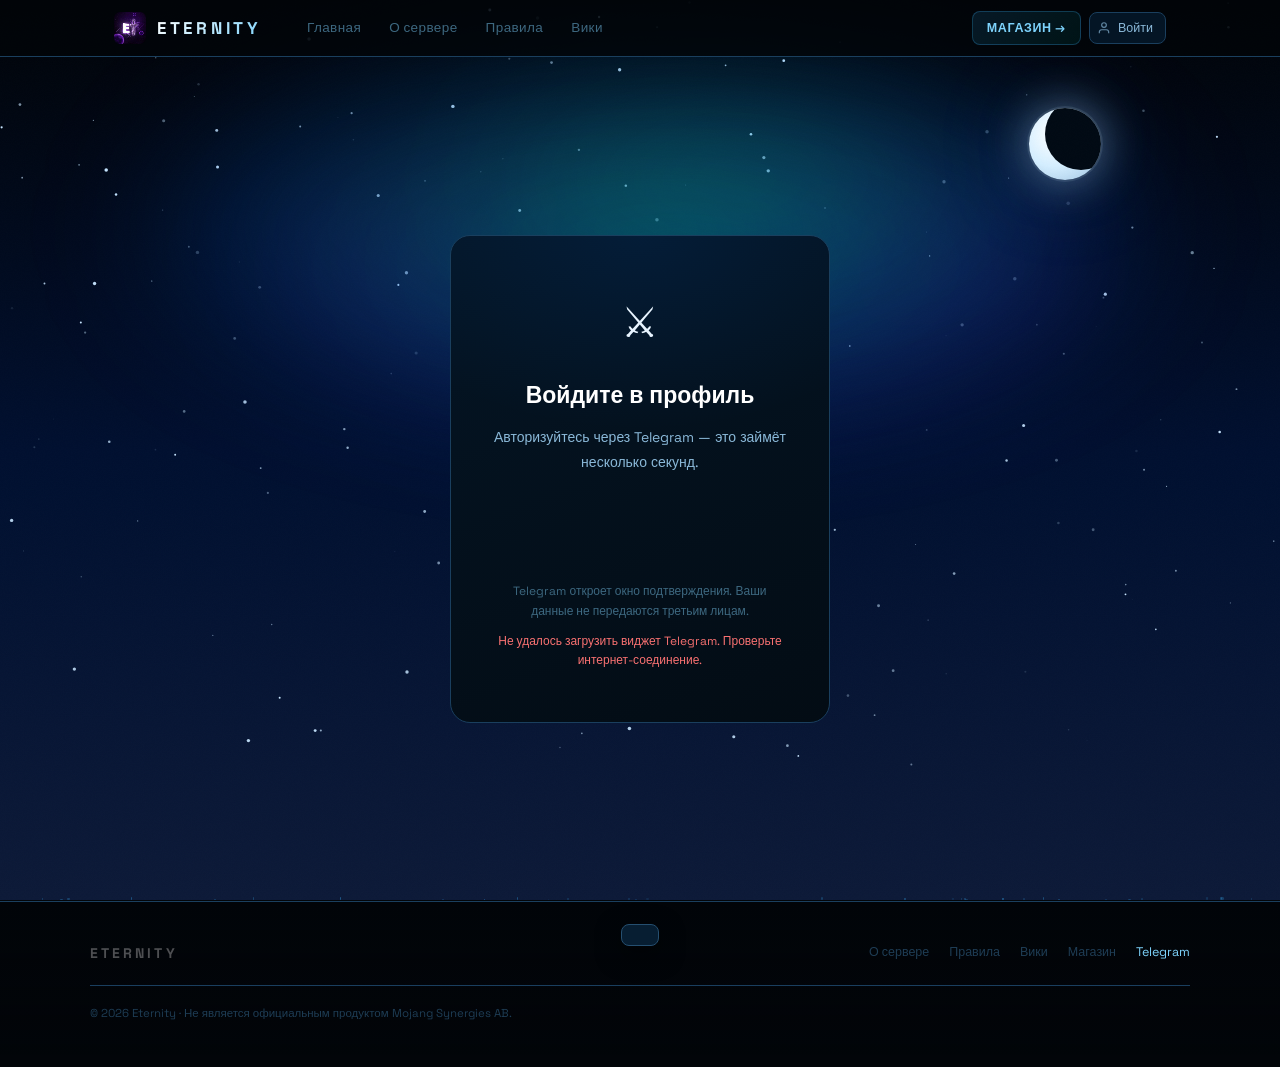
<file: profile.html>
<!DOCTYPE html>
<html lang="ru">
<head>
<meta charset="UTF-8"/>
<meta name="viewport" content="width=device-width,initial-scale=1.0"/>
<title>ETERNITY — Профиль</title>
<link rel="preconnect" href="https://fonts.googleapis.com">
<link href="https://fonts.googleapis.com/css2?family=Space+Grotesk:wght@300;400;500;600;700;800;900&display=swap" rel="stylesheet">
<link rel="stylesheet" href="style.css"/>
<style>
.tg-widget-outer{display:flex;justify-content:center;min-height:56px;align-items:center;margin-bottom:8px}
.tg-widget-loading{font-size:13px;color:var(--txt3)}
</style>
</head>
<body>
<canvas id="world-bg"></canvas>
<div id="world-overlay-elems">
  <div class="wb-aurora wb-aur1"></div>
  <div class="wb-aurora wb-aur2"></div>
  <div class="wb-aurora wb-aur3"></div>
  <div class="wb-moon"><div class="wb-moon-shd"></div></div>
  <div id="wb-snow"></div>
</div>
<div class="bg-particles" id="particles"></div><style>
#world-bg{position:fixed;inset:0;width:100%;height:100%;z-index:0;pointer-events:none;}
#world-overlay-elems{position:fixed;inset:0;z-index:0;pointer-events:none;overflow:hidden;}
.wb-aurora{position:absolute;border-radius:50%;filter:blur(60px);mix-blend-mode:screen;}
.wb-aur1{width:85%;height:45%;top:3%;left:8%;background:radial-gradient(ellipse,rgba(0,220,130,.32) 0%,rgba(0,90,220,.18) 55%,transparent 70%);animation:wbaur1 10s ease-in-out infinite alternate;}
.wb-aur2{width:70%;height:35%;top:12%;left:18%;background:radial-gradient(ellipse,rgba(0,80,200,.25) 0%,rgba(80,0,200,.15) 55%,transparent 70%);animation:wbaur2 14s ease-in-out infinite alternate;}
.wb-aur3{width:55%;height:28%;top:6%;left:30%;background:radial-gradient(ellipse,rgba(0,230,190,.14) 0%,transparent 60%);animation:wbaur3 8s ease-in-out infinite alternate;}
@keyframes wbaur1{0%{transform:translateX(-6%) scaleY(.9) rotate(-3deg);opacity:.6}100%{transform:translateX(6%) scaleY(1.5) rotate(3deg);opacity:.9}}
@keyframes wbaur2{0%{transform:translateX(9%) scaleY(.8);opacity:.45}100%{transform:translateX(-9%) scaleY(1.6);opacity:.8}}
@keyframes wbaur3{0%{transform:scaleX(1) translateY(0);opacity:.35}100%{transform:scaleX(1.4) translateY(12%);opacity:.7}}
.wb-moon{position:absolute;top:12%;right:14%;width:72px;height:72px;border-radius:50%;overflow:hidden;background:radial-gradient(circle at 36% 36%,#ffffff,#d4eeff,#9abfdf);box-shadow:0 0 0 2px rgba(200,230,255,.1),0 0 45px rgba(160,210,255,.5),0 0 110px rgba(100,180,255,.2);animation:wbmoon 7s ease-in-out infinite alternate;}
.wb-moon-shd{position:absolute;top:-10px;right:-16px;width:72px;height:72px;border-radius:50%;background:#000a14;}
@keyframes wbmoon{0%{box-shadow:0 0 45px rgba(160,210,255,.4),0 0 90px rgba(100,180,255,.15)}100%{box-shadow:0 0 70px rgba(160,210,255,.7),0 0 140px rgba(100,180,255,.3)}}
.wb-sp{position:absolute;border-radius:50%;background:rgba(200,230,255,.8);animation:wbsnow linear infinite;}
@keyframes wbsnow{0%{transform:translateY(-10px);opacity:0}10%{opacity:.9}90%{opacity:.5}100%{transform:translateY(100vh) translateX(15px);opacity:0}}
</style>
<div class="wrap">

<nav class="nav">
  <div class="nav-inner">
    <a class="nav-logo" href="index.html"><img src="logo.png" alt=""><span class="nav-logo-text">ETERNITY</span></a>
    <div class="nav-links">
      <a class="nav-a" href="index.html">Главная</a>
      <a class="nav-a" href="about.html">О сервере</a>
      <a class="nav-a" href="rules.html">Правила</a>
      <a class="nav-a" href="wiki.html">Вики</a>
    </div>
    <div class="nav-right" id="nav-right-auth"></div>
  </div>
</nav>

<!-- ══ LOGIN ══════════════════════════════════════════════════ -->
<div id="view-login" style="display:none">
  <div class="login-wrap">
    <div class="login-card">
      <div class="login-card-inner">
        <div class="login-icon">⚔</div>
        <div class="login-title">Войдите в профиль</div>
        <p class="login-desc">Авторизуйтесь через Telegram — это займёт несколько секунд.</p>

        <div class="tg-widget-outer" id="tg-widget-outer">
          <span class="tg-widget-loading">Загрузка...</span>
        </div>

        <p class="login-note" id="login-note">
          Telegram откроет окно подтверждения. Ваши данные не передаются третьим лицам.
        </p>
        <p id="login-err" style="display:none;font-size:12px;color:#f87171;margin-top:10px;line-height:1.6;text-align:center"></p>
      </div>
    </div>
  </div>
</div>

<!-- ══ PROFILE ════════════════════════════════════════════════ -->
<div id="view-profile" style="display:none">
  <section class="page-hero">
    <div class="page-hero-inner">
      <div class="page-kicker">Личный кабинет</div>
      <h1>Профиль</h1>
      <p class="page-lead">Ваша страница игрока на сервере Eternity.</p>
    </div>
  </section>

  <div class="profile-layout">
    <aside>
      <div class="profile-card">
        <div class="profile-card-banner"></div>
        <div id="profile-avatar-wrap"></div>
        <div class="profile-card-body">
          <div class="profile-card-name" id="profile-name">—</div>
          <div class="profile-card-sub" id="profile-username">—</div>
          <div class="profile-card-sep"></div>
          <div class="profile-stat-row"><span class="k">Telegram ID</span><span class="v" id="profile-id">—</span></div>
          <div class="profile-stat-row"><span class="k">Никнейм MC</span><span class="v" id="profile-mc-nick">Не указан</span></div>
          <div class="profile-stat-row"><span class="k">Дата входа</span><span class="v" id="profile-joined">—</span></div>
          <div class="profile-card-sep"></div>
          <a class="profile-tg-link" href="https://t.me/Eternity11q_bot" target="_blank" rel="noopener">
            <svg width="14" height="14" viewBox="0 0 24 24" fill="currentColor"><path d="M11.944 0A12 12 0 0 0 0 12a12 12 0 0 0 12 12 12 12 0 0 0 12-12A12 12 0 0 0 12 0zm4.962 7.224c.1-.002.321.023.465.14a.506.506 0 0 1 .171.325c.016.093.036.306.02.472-.18 1.898-.962 6.502-1.36 8.627-.168.9-.499 1.201-.82 1.23-.696.065-1.225-.46-1.9-.902-1.056-.693-1.653-1.124-2.678-1.8-1.185-.78-.417-1.21.258-1.91.177-.184 3.247-2.977 3.307-3.23.007-.032.014-.15-.056-.212s-.174-.041-.249-.024c-.106.024-1.793 1.14-5.061 3.345-.48.33-.913.49-1.302.48-.428-.008-1.252-.241-1.865-.44-.752-.245-1.349-.374-1.297-.789.027-.216.325-.437.893-.663 3.498-1.524 5.83-2.529 6.998-3.014 3.332-1.386 4.025-1.627 4.476-1.635z"/></svg>
            Бот сервера
          </a>
          <button class="profile-logout" onclick="logout()">Выйти из аккаунта</button>
        </div>
      </div>
    </aside>

    <main class="profile-main">
      <div class="profile-section">
        <div class="profile-section-title">Никнейм Minecraft</div>
        <div class="profile-nick-form">
          <div class="profile-nick-row">
            <input class="profile-nick-input" type="text" id="mc-nick-input" placeholder="Например: Steve_2007" maxlength="16" autocomplete="off" spellcheck="false"/>
            <button class="profile-nick-save" onclick="saveNick()">Сохранить</button>
          </div>
          <div class="profile-nick-hint">Только латинские буквы, цифры и _ · 3–16 символов</div>
        </div>
      </div>

      <div class="profile-section">
        <div class="profile-section-title">Значки</div>
        <div id="badge-list" class="profile-badge-list">
          <div class="profile-badge">⚔ Игрок</div>
        </div>
      </div>

      <div class="profile-section">
        <div class="profile-section-title">Активные привилегии</div>
        <div class="profile-coming">
          <div class="profile-coming-icon">🔮</div>
          <div>Скоро — здесь будут отображаться<br>ваши активные привилегии с сервера</div>
        </div>
      </div>

      <div class="profile-section">
        <div class="profile-section-title">Статистика</div>
        <div class="profile-coming">
          <div class="profile-coming-icon">📊</div>
          <div>Скоро — статистика игры,<br>время онлайна и другие показатели</div>
        </div>
      </div>
    </main>
  </div>
</div>

<footer class="footer">
  <div class="footer-inner">
    <div class="footer-top">
      <div class="footer-logo">ETERNITY</div>
      <div class="footer-links">
        <a class="footer-link" href="about.html">О сервере</a>
        <a class="footer-link" href="rules.html">Правила</a>
        <a class="footer-link" href="wiki.html">Вики</a>
        <a class="footer-link" href="shop.html">Магазин</a>
        <a class="footer-link accent" href="https://t.me/Eternity11q_bot" target="_blank" rel="noopener">Telegram</a>
      </div>
    </div>
    <div class="footer-bottom">© 2026 Eternity · Не является официальным продуктом Mojang Synergies AB.</div>
  </div>
</footer>
</div>

<div class="toast" id="toast"></div>

<script>
// ══ CONFIG ════════════════════════════════════════════════════
// Укажи username своего бота (без @)
var BOT_NAME = 'EternitySiteAuth_bot';

// ══ Telegram callback (ОБЯЗАТЕЛЬНО глобальная) ════════════════
function onTelegramAuth(user) {
  var userData = {
    id:         user.id,
    first_name: user.first_name || '',
    last_name:  user.last_name  || '',
    username:   user.username   || '',
    photo_url:  user.photo_url  || '',
    auth_date:  user.auth_date,
    hash:       user.hash,
    joined:     new Date().toLocaleDateString('ru', {day:'2-digit',month:'long',year:'numeric'}),
    mcNick:     localStorage.getItem('eternity_mc_nick') || ''
  };
  localStorage.setItem('eternity_user', JSON.stringify(userData));
  renderProfile(userData);
  showToast('Добро пожаловать, ' + userData.first_name + '!');
}

// ══ Загружаем виджет динамически ══════════════════════════════
// (это единственный надёжный способ — вставлять script через JS,
//  потому что GitHub Pages сжимает/переписывает inline-скрипты)
function loadTelegramWidget() {
  var outer = document.getElementById('tg-widget-outer');
  if (!outer) return;

  // Создаём контейнер для виджета
  var container = document.createElement('div');
  container.id = 'tg-widget-container';
  outer.innerHTML = '';
  outer.appendChild(container);

  // Создаём script-тег с нужными data-атрибутами
  var s = document.createElement('script');
  s.src = 'https://telegram.org/js/telegram-widget.js?22';
  s.setAttribute('data-telegram-login', BOT_NAME);
  s.setAttribute('data-size', 'large');
  s.setAttribute('data-radius', '10');
  s.setAttribute('data-onauth', 'onTelegramAuth(user)');
  s.setAttribute('data-request-access', 'write');
  s.async = true;

  s.onerror = function() {
    showWidgetError('Не удалось загрузить виджет Telegram. Проверьте интернет-соединение.');
  };

  // Таймаут — если через 5 сек iframe не появился, значит домен не настроен
  var timer = setTimeout(function() {
    var iframe = document.querySelector('#tg-widget-container iframe');
    if (!iframe) {
      showWidgetError(
        'Виджет не загрузился. Скорее всего, домен ещё не привязан к боту.<br><br>' +
        'Откройте <strong>@BotFather</strong> → выберите бота → <code>/setdomain</code> → введите <code>dtermi.github.io</code>'
      );
    }
  }, 5000);

  s.onload = function() {
    // Виджет загрузился — убираем таймаут ошибки через доп. паузу
    setTimeout(function() {
      clearTimeout(timer);
    }, 1000);
  };

  container.appendChild(s);
}

function showWidgetError(msg) {
  var outer = document.getElementById('tg-widget-outer');
  outer.innerHTML = '';
  var err = document.getElementById('login-err');
  err.innerHTML = msg;
  err.style.display = '';
}

// ══ Render ════════════════════════════════════════════════════
function renderProfile(user) {
  document.getElementById('view-login').style.display   = 'none';
  document.getElementById('view-profile').style.display = '';

  document.getElementById('profile-name').textContent =
    user.first_name + (user.last_name ? ' ' + user.last_name : '');
  document.getElementById('profile-username').textContent =
    user.username ? '@' + user.username : 'Telegram пользователь';
  document.getElementById('profile-id').textContent     = user.id;
  document.getElementById('profile-mc-nick').textContent = user.mcNick || 'Не указан';
  document.getElementById('profile-joined').textContent  = user.joined || '—';

  if (user.mcNick) document.getElementById('mc-nick-input').value = user.mcNick;

  var wrap = document.getElementById('profile-avatar-wrap');
  if (user.photo_url) {
    wrap.innerHTML = '<img class="profile-card-avatar" src="' + user.photo_url + '" alt="">';
  } else {
    var initial = (user.first_name || 'U')[0].toUpperCase();
    wrap.innerHTML = '<div class="profile-card-avatar-placeholder">' + initial + '</div>';
  }

  renderNavAuth(user);
}

function renderNavAuth(user) {
  var nr = document.getElementById('nav-right-auth');
  var initial = (user.first_name || 'U')[0].toUpperCase();
  var av = user.photo_url
    ? '<img class="nav-auth-avatar" src="' + user.photo_url + '" alt="">'
    : '<div class="nav-auth-avatar-placeholder">' + initial + '</div>';
  nr.innerHTML =
    '<a class="nav-pill" href="shop.html">Магазин →</a>' +
    '<a class="nav-auth-btn" href="profile.html">' + av + '<span>' + user.first_name + '</span></a>';
}

function renderNavGuest() {
  var nr = document.getElementById('nav-right-auth');
  nr.innerHTML =
    '<a class="nav-pill" href="shop.html">Магазин →</a>' +
    '<a class="nav-auth-btn" href="profile.html">' +
      '<svg width="14" height="14" viewBox="0 0 24 24" fill="none" stroke="currentColor" stroke-width="2">' +
        '<path d="M20 21v-2a4 4 0 0 0-4-4H8a4 4 0 0 0-4 4v2"/>' +
        '<circle cx="12" cy="7" r="4"/>' +
      '</svg>' +
      '<span>Войти</span>' +
    '</a>';
}

// ══ Nick / logout ═════════════════════════════════════════════
function saveNick() {
  var val = document.getElementById('mc-nick-input').value.trim();
  if (!/^[a-zA-Z0-9_]{3,16}$/.test(val)) {
    showToast('Никнейм: 3–16 символов, латиница/цифры/_');
    return;
  }
  var user = JSON.parse(localStorage.getItem('eternity_user') || '{}');
  user.mcNick = val;
  localStorage.setItem('eternity_user', JSON.stringify(user));
  localStorage.setItem('eternity_mc_nick', val);
  document.getElementById('profile-mc-nick').textContent = val;
  showToast('Никнейм сохранён!');
}

function logout() {
  localStorage.removeItem('eternity_user');
  location.reload();
}

function showToast(msg) {
  var t = document.getElementById('toast');
  t.textContent = msg;
  t.classList.add('show');
  setTimeout(function(){ t.classList.remove('show'); }, 2500);
}

// ══ Init ══════════════════════════════════════════════════════
(function() {
  var stored = localStorage.getItem('eternity_user');
  if (stored) {
    try {
      var user = JSON.parse(stored);
      // Проверяем что данные не устарели (старше 30 дней — перелогин)
      var authDate = parseInt(user.auth_date || 0);
      var age = Date.now() / 1000 - authDate;
      if (age < 30 * 86400) {
        renderProfile(user);
        return;
      }
    } catch(e) {}
    localStorage.removeItem('eternity_user');
  }

  // Гость — показываем страницу входа и загружаем виджет
  document.getElementById('view-login').style.display = '';
  renderNavGuest();
  loadTelegramWidget();
})();
</script>
<script>
(function(){
  document.addEventListener("click", function(e) {
    var a = e.target.closest("a");
    if (!a) return;
    var href = a.getAttribute("href");
    if (!href || href.startsWith("#") || href.startsWith("http") || href.startsWith("mailto") || a.target === "_blank") return;
    e.preventDefault();
    document.querySelector(".wrap").classList.add("page-transition-out");
    setTimeout(function(){ window.location.href = href; }, 320);
  });
})();
</script>
<script>(function(){const wrap=document.getElementById("particles");if(!wrap)return;for(let i=0;i<14;i++){const p=document.createElement("div");p.className="ptcl";p.style.cssText="left:"+Math.random()*100+"vw;bottom:0;animation:floatUp "+(8+Math.random()*14)+"s "+(Math.random()*12)+"s linear infinite;width:"+(1+Math.random()*2)+"px;height:"+(1+Math.random()*2)+"px;opacity:"+(0.2+Math.random()*0.4);wrap.appendChild(p);}})();</script>
<script>
(function(){
  const C=document.getElementById('world-bg');
  const ctx=C.getContext('2d');
  function resize(){C.width=innerWidth;C.height=innerHeight;}
  resize(); window.addEventListener('resize',resize);
  const stars=Array.from({length:220},()=>({
    x:Math.random(),y:Math.random()*.85,
    r:Math.random()*1.5+.3,
    base:Math.random()*.5+.3,
    phase:Math.random()*Math.PI*2,
    sp:Math.random()*.9+.3
  }));
  function loop(now){
    const t=now*.001, W=C.width, H=C.height;
    const grd=ctx.createLinearGradient(0,0,0,H);
    grd.addColorStop(0,'#000408');
    grd.addColorStop(.5,'#001030');
    grd.addColorStop(1,'#0d1a38');
    ctx.fillStyle=grd; ctx.fillRect(0,0,W,H);
    stars.forEach(s=>{
      const a=s.base+Math.sin(t*s.sp+s.phase)*.4;
      ctx.beginPath();
      ctx.arc(s.x*W,s.y*H,s.r,0,Math.PI*2);
      ctx.fillStyle=`rgba(200,230,255,${Math.max(0,Math.min(1,a))})`;
      ctx.fill();
    });
    requestAnimationFrame(loop);
  }
  requestAnimationFrame(loop);
  // Snow
  const sw=document.getElementById('wb-snow');
  if(sw){for(let i=0;i<28;i++){const s=document.createElement('div');s.className='wb-sp';const sz=Math.random()*2.5+1;s.style.cssText=`width:${sz}px;height:${sz}px;left:${Math.random()*100}%;top:-5px;animation-duration:${Math.random()*9+7}s;animation-delay:-${Math.random()*12}s;`;sw.appendChild(s);}}
  // Particles
  const pw=document.getElementById('particles');
  if(pw){for(let i=0;i<18;i++){const p=document.createElement('div');p.className='ptcl';p.style.cssText=`left:${Math.random()*100}vw;bottom:0;animation:floatUp ${8+Math.random()*14}s ${Math.random()*12}s linear infinite;width:${1+Math.random()*2}px;height:${1+Math.random()*2}px;opacity:${.3+Math.random()*.5}`;pw.appendChild(p);}}
})();
</script>
</body>
</html>
</file>
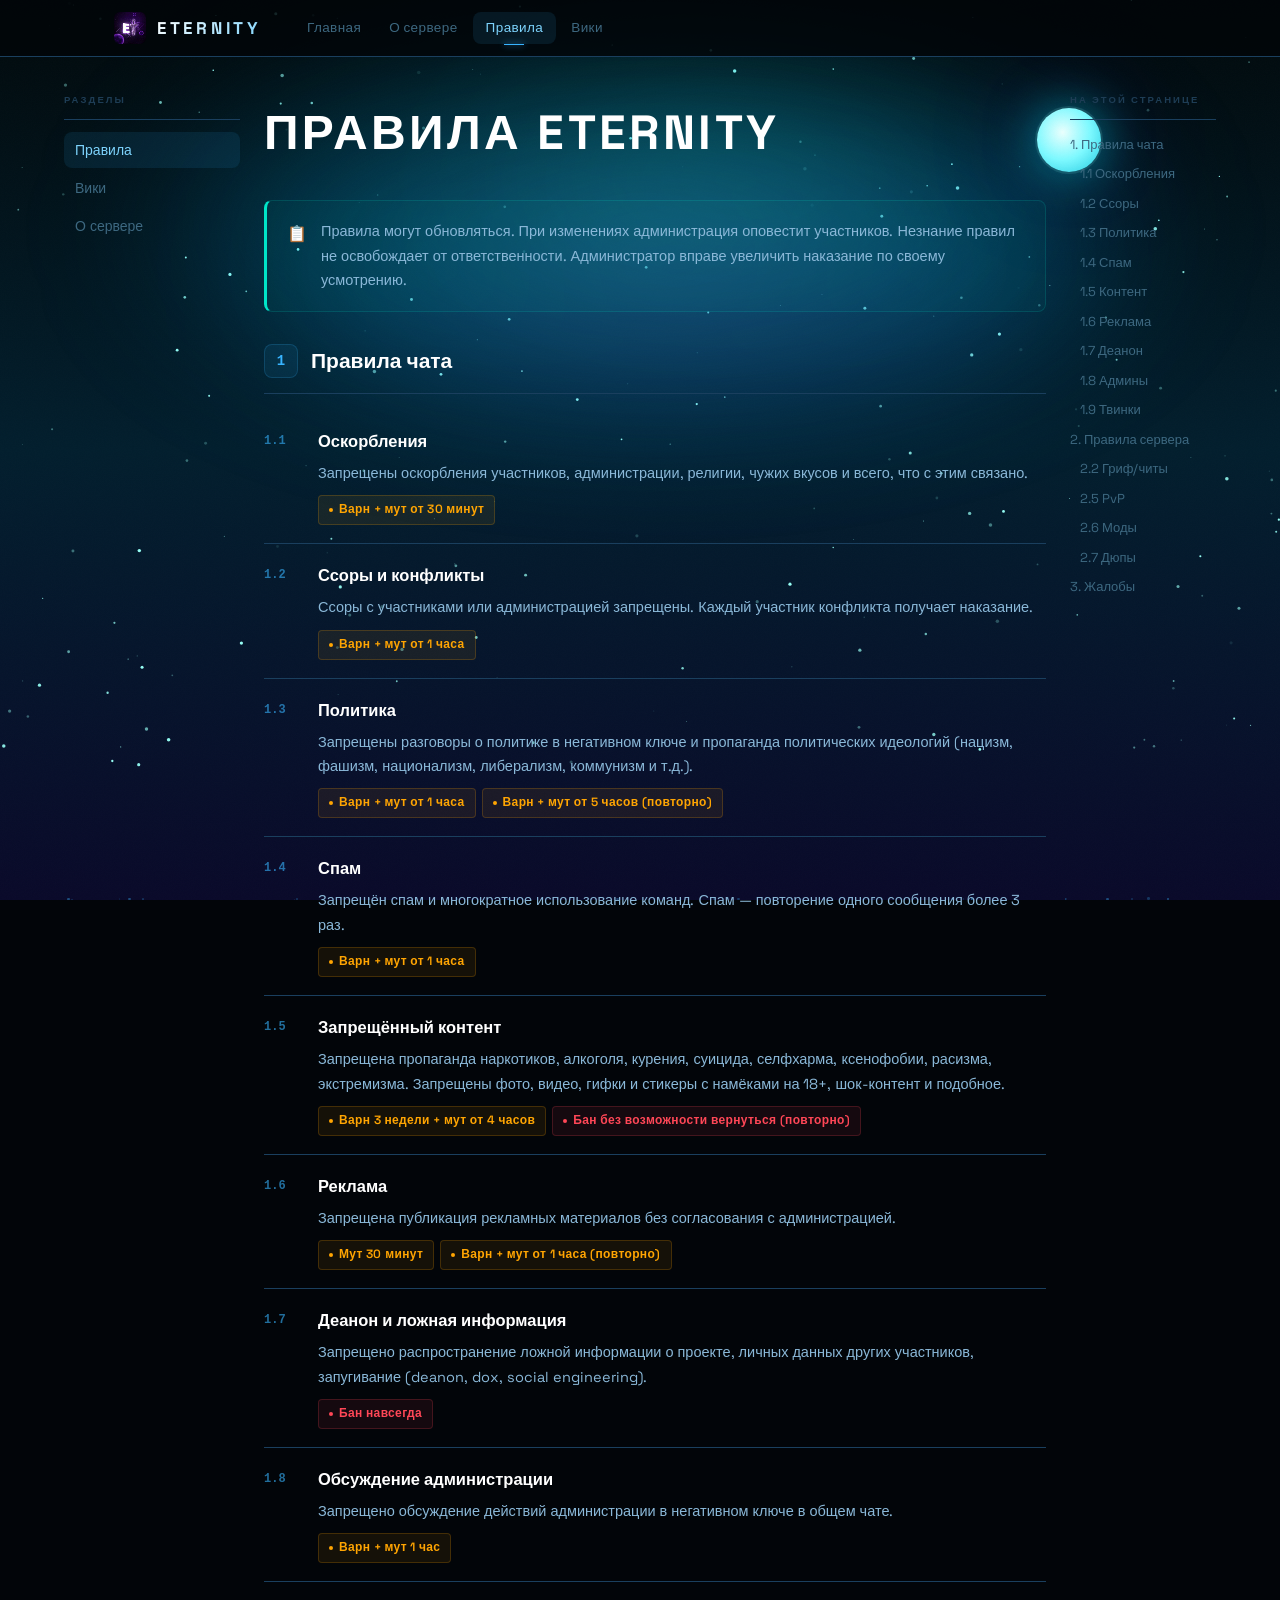
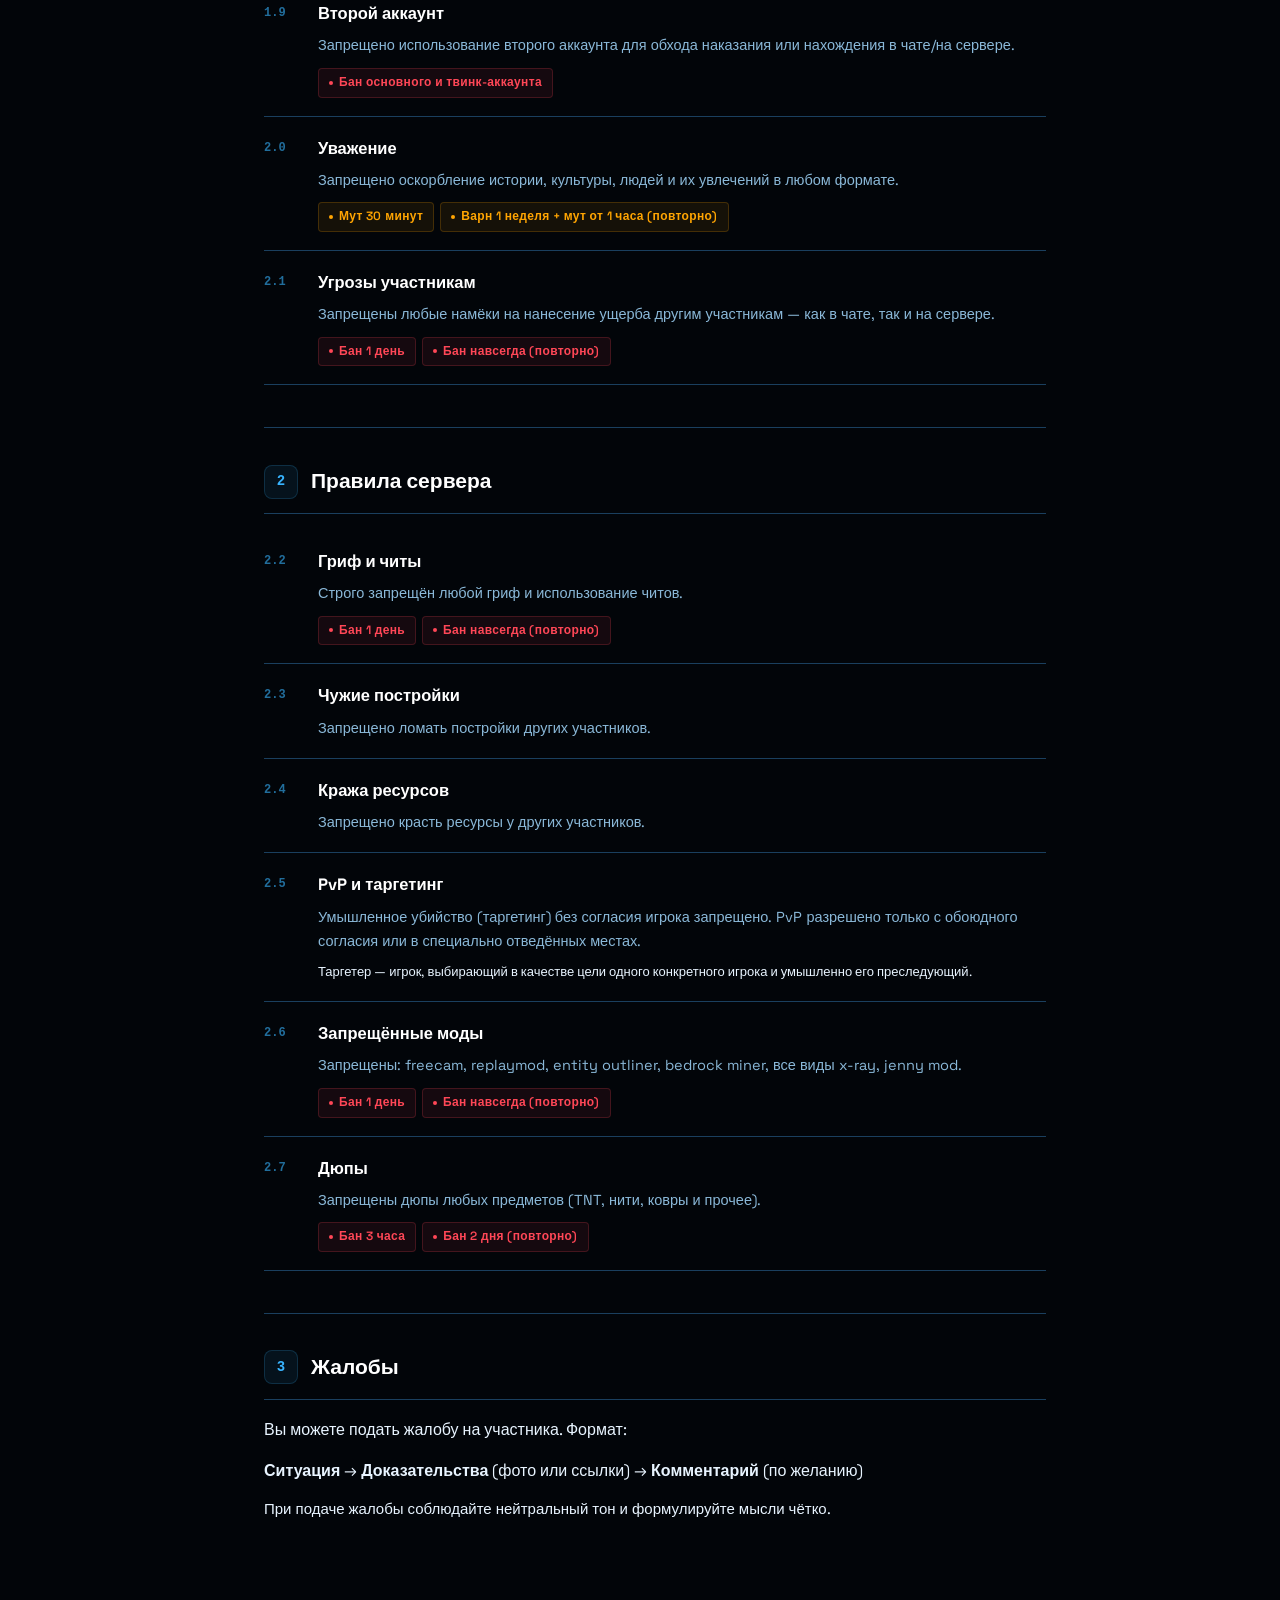
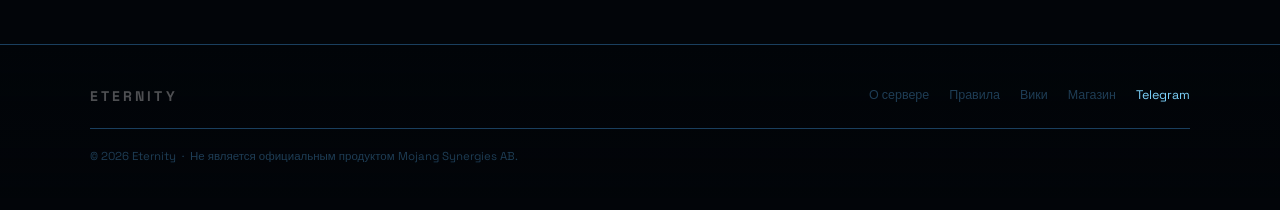
<file: rules.html>
<!DOCTYPE html>
<html lang="ru">
<head>
<meta charset="UTF-8"/>
<meta name="viewport" content="width=device-width,initial-scale=1.0"/>
<title>ETERNITY — Правила</title>
<link rel="preconnect" href="https://fonts.googleapis.com">
<link href="https://fonts.googleapis.com/css2?family=Space+Grotesk:wght@300;400;500;600;700;800;900&display=swap" rel="stylesheet">
<link rel="stylesheet" href="style.css"/>
</head>
<body>
<canvas id="world-bg"></canvas>
<div id="world-overlay-elems">
  <div class="wb-aurora wb-aur1"></div>
  <div class="wb-aurora wb-aur2"></div>
  <div class="wb-aurora wb-aur3"></div>
  <div class="wb-moon"><div class="wb-moon-shd"></div></div>
  <div id="wb-snow"></div>
</div>
<div class="bg-particles" id="particles"></div><style>
#world-bg{position:fixed;inset:0;width:100%;height:100%;z-index:0;pointer-events:none;}
#world-overlay-elems{position:fixed;inset:0;z-index:0;pointer-events:none;overflow:hidden;}

/* ── BLUE NETHER THEME ── warped forest: cyan + violet glow ── */
.wb-aurora{position:absolute;border-radius:50%;filter:blur(65px);mix-blend-mode:screen;}
.wb-aur1{width:85%;height:45%;top:3%;left:8%;background:radial-gradient(ellipse,rgba(0,255,225,.30) 0%,rgba(0,150,220,.16) 55%,transparent 70%);animation:wbaur1 10s ease-in-out infinite alternate;}
.wb-aur2{width:70%;height:35%;top:12%;left:18%;background:radial-gradient(ellipse,rgba(120,0,255,.22) 0%,rgba(0,140,255,.14) 55%,transparent 70%);animation:wbaur2 14s ease-in-out infinite alternate;}
.wb-aur3{width:55%;height:28%;top:6%;left:30%;background:radial-gradient(ellipse,rgba(0,255,220,.14) 0%,transparent 60%);animation:wbaur3 8s ease-in-out infinite alternate;}
@keyframes wbaur1{0%{transform:translateX(-6%) scaleY(.9) rotate(-3deg);opacity:.6}100%{transform:translateX(6%) scaleY(1.5) rotate(3deg);opacity:.9}}
@keyframes wbaur2{0%{transform:translateX(9%) scaleY(.8);opacity:.45}100%{transform:translateX(-9%) scaleY(1.6);opacity:.8}}
@keyframes wbaur3{0%{transform:scaleX(1) translateY(0);opacity:.35}100%{transform:scaleX(1.4) translateY(12%);opacity:.7}}

/* soul lantern — glowing cyan core instead of moon */
.wb-moon{position:absolute;top:12%;right:14%;width:64px;height:64px;border-radius:50%;overflow:hidden;background:radial-gradient(circle at 40% 38%,#eafffd,#7df9ff,#1ec8e0);box-shadow:0 0 0 2px rgba(150,255,250,.12),0 0 50px rgba(0,230,255,.55),0 0 120px rgba(100,0,255,.25);animation:wbmoon 6.5s ease-in-out infinite alternate;}
.wb-moon-shd{display:none}
@keyframes wbmoon{0%{box-shadow:0 0 40px rgba(0,230,255,.4),0 0 90px rgba(100,0,255,.18)}100%{box-shadow:0 0 70px rgba(0,230,255,.75),0 0 150px rgba(100,0,255,.35)}}

/* rising soul particles */
.wb-sp{position:absolute;border-radius:50%;background:radial-gradient(circle,rgba(170,255,250,.95),rgba(0,220,255,.15) 70%);box-shadow:0 0 6px rgba(0,230,255,.6);animation:wbsoul linear infinite;}
@keyframes wbsoul{0%{transform:translateY(0) translateX(0);opacity:0}10%{opacity:.9}90%{opacity:.4}100%{transform:translateY(-100vh) translateX(15px);opacity:0}}
</style>
<div class="wrap">

<nav class="nav">
  <div class="nav-inner">
    <a class="nav-logo" href="index.html"><img src="logo.png" alt=""><span class="nav-logo-text">ETERNITY</span></a>
    <div class="nav-links">
      <a class="nav-a" href="index.html">Главная</a>
      <a class="nav-a" href="about.html">О сервере</a>
      <a class="nav-a on" href="rules.html">Правила</a>
      <a class="nav-a" href="wiki.html">Вики</a>
    </div>
    <div class="nav-right" id="nav-right-auth">
      <!-- populated by auth script -->
    </div>
  </div>
</nav>

<div class="rules-layout">

  <!-- LEFT SIDEBAR -->
  <aside class="rules-sidebar-left">
    <div class="sidebar-title">Разделы</div>
    <nav class="sidebar-nav">
      <a href="rules.html" class="active">Правила</a>
      <a href="wiki.html">Вики</a>
      <a href="about.html">О сервере</a>
    </nav>
  </aside>

  <!-- MAIN CONTENT -->
  <main class="rules-main">
    <h1 class="rules-page-title">Правила Eternity</h1>

    <div class="rules-notice">
      <div class="rules-notice-icon">📋</div>
      <p>Правила могут обновляться. При изменениях администрация оповестит участников. Незнание правил не освобождает от ответственности. Администратор вправе увеличить наказание по своему усмотрению.</p>
    </div>

    <!-- CHAT RULES -->
    <section class="rules-section" id="chat">
      <div class="rules-section-header">
        <div class="rules-section-num">1</div>
        <h2>Правила чата</h2>
      </div>

      <div class="rule-item" id="r11">
        <div class="rule-item-num">1.1</div>
        <div class="rule-item-body">
          <h3>Оскорбления</h3>
          <p>Запрещены оскорбления участников, администрации, религии, чужих вкусов и всего, что с этим связано.</p>
          <div class="punishments-row"><span class="rule-punishment warn">Варн + мут от 30 минут</span></div>
        </div>
      </div>

      <div class="rule-item" id="r12">
        <div class="rule-item-num">1.2</div>
        <div class="rule-item-body">
          <h3>Ссоры и конфликты</h3>
          <p>Ссоры с участниками или администрацией запрещены. Каждый участник конфликта получает наказание.</p>
          <div class="punishments-row"><span class="rule-punishment warn">Варн + мут от 1 часа</span></div>
        </div>
      </div>

      <div class="rule-item" id="r13">
        <div class="rule-item-num">1.3</div>
        <div class="rule-item-body">
          <h3>Политика</h3>
          <p>Запрещены разговоры о политике в негативном ключе и пропаганда политических идеологий (нацизм, фашизм, национализм, либерализм, коммунизм и т.д.).</p>
          <div class="punishments-row">
            <span class="rule-punishment warn">Варн + мут от 1 часа</span>
            <span class="rule-punishment warn">Варн + мут от 5 часов (повторно)</span>
          </div>
        </div>
      </div>

      <div class="rule-item" id="r14">
        <div class="rule-item-num">1.4</div>
        <div class="rule-item-body">
          <h3>Спам</h3>
          <p>Запрещён спам и многократное использование команд. Спам — повторение одного сообщения более 3 раз.</p>
          <div class="punishments-row"><span class="rule-punishment warn">Варн + мут от 1 часа</span></div>
        </div>
      </div>

      <div class="rule-item" id="r15">
        <div class="rule-item-num">1.5</div>
        <div class="rule-item-body">
          <h3>Запрещённый контент</h3>
          <p>Запрещена пропаганда наркотиков, алкоголя, курения, суицида, селфхарма, ксенофобии, расизма, экстремизма. Запрещены фото, видео, гифки и стикеры с намёками на 18+, шок-контент и подобное.</p>
          <div class="punishments-row">
            <span class="rule-punishment warn">Варн 3 недели + мут от 4 часов</span>
            <span class="rule-punishment ban">Бан без возможности вернуться (повторно)</span>
          </div>
        </div>
      </div>

      <div class="rule-item" id="r16">
        <div class="rule-item-num">1.6</div>
        <div class="rule-item-body">
          <h3>Реклама</h3>
          <p>Запрещена публикация рекламных материалов без согласования с администрацией.</p>
          <div class="punishments-row">
            <span class="rule-punishment warn">Мут 30 минут</span>
            <span class="rule-punishment warn">Варн + мут от 1 часа (повторно)</span>
          </div>
        </div>
      </div>

      <div class="rule-item" id="r17">
        <div class="rule-item-num">1.7</div>
        <div class="rule-item-body">
          <h3>Деанон и ложная информация</h3>
          <p>Запрещено распространение ложной информации о проекте, личных данных других участников, запугивание (deanon, dox, social engineering).</p>
          <div class="punishments-row"><span class="rule-punishment ban">Бан навсегда</span></div>
        </div>
      </div>

      <div class="rule-item" id="r18">
        <div class="rule-item-num">1.8</div>
        <div class="rule-item-body">
          <h3>Обсуждение администрации</h3>
          <p>Запрещено обсуждение действий администрации в негативном ключе в общем чате.</p>
          <div class="punishments-row"><span class="rule-punishment warn">Варн + мут 1 час</span></div>
        </div>
      </div>

      <div class="rule-item" id="r19">
        <div class="rule-item-num">1.9</div>
        <div class="rule-item-body">
          <h3>Второй аккаунт</h3>
          <p>Запрещено использование второго аккаунта для обхода наказания или нахождения в чате/на сервере.</p>
          <div class="punishments-row"><span class="rule-punishment ban">Бан основного и твинк-аккаунта</span></div>
        </div>
      </div>

      <div class="rule-item" id="r20">
        <div class="rule-item-num">2.0</div>
        <div class="rule-item-body">
          <h3>Уважение</h3>
          <p>Запрещено оскорбление истории, культуры, людей и их увлечений в любом формате.</p>
          <div class="punishments-row">
            <span class="rule-punishment warn">Мут 30 минут</span>
            <span class="rule-punishment warn">Варн 1 неделя + мут от 1 часа (повторно)</span>
          </div>
        </div>
      </div>

      <div class="rule-item" id="r21">
        <div class="rule-item-num">2.1</div>
        <div class="rule-item-body">
          <h3>Угрозы участникам</h3>
          <p>Запрещены любые намёки на нанесение ущерба другим участникам — как в чате, так и на сервере.</p>
          <div class="punishments-row">
            <span class="rule-punishment ban">Бан 1 день</span>
            <span class="rule-punishment ban">Бан навсегда (повторно)</span>
          </div>
        </div>
      </div>
    </section>

    <div class="rules-divider"></div>

    <!-- SERVER RULES -->
    <section class="rules-section" id="server">
      <div class="rules-section-header">
        <div class="rules-section-num">2</div>
        <h2>Правила сервера</h2>
      </div>

      <div class="rule-item" id="r22">
        <div class="rule-item-num">2.2</div>
        <div class="rule-item-body">
          <h3>Гриф и читы</h3>
          <p>Строго запрещён любой гриф и использование читов.</p>
          <div class="punishments-row">
            <span class="rule-punishment ban">Бан 1 день</span>
            <span class="rule-punishment ban">Бан навсегда (повторно)</span>
          </div>
        </div>
      </div>

      <div class="rule-item" id="r23">
        <div class="rule-item-num">2.3</div>
        <div class="rule-item-body">
          <h3>Чужие постройки</h3>
          <p>Запрещено ломать постройки других участников.</p>
        </div>
      </div>

      <div class="rule-item" id="r24">
        <div class="rule-item-num">2.4</div>
        <div class="rule-item-body">
          <h3>Кража ресурсов</h3>
          <p>Запрещено красть ресурсы у других участников.</p>
        </div>
      </div>

      <div class="rule-item" id="r25">
        <div class="rule-item-num">2.5</div>
        <div class="rule-item-body">
          <h3>PvP и таргетинг</h3>
          <p>Умышленное убийство (таргетинг) без согласия игрока запрещено. PvP разрешено только с обоюдного согласия или в специально отведённых местах.</p>
          <p style="font-size:13px;color:var(--txt3);margin-top:4px">Таргетер — игрок, выбирающий в качестве цели одного конкретного игрока и умышленно его преследующий.</p>
        </div>
      </div>

      <div class="rule-item" id="r26">
        <div class="rule-item-num">2.6</div>
        <div class="rule-item-body">
          <h3>Запрещённые моды</h3>
          <p>Запрещены: freecam, replaymod, entity outliner, bedrock miner, все виды x-ray, jenny mod.</p>
          <div class="punishments-row">
            <span class="rule-punishment ban">Бан 1 день</span>
            <span class="rule-punishment ban">Бан навсегда (повторно)</span>
          </div>
        </div>
      </div>

      <div class="rule-item" id="r27">
        <div class="rule-item-num">2.7</div>
        <div class="rule-item-body">
          <h3>Дюпы</h3>
          <p>Запрещены дюпы любых предметов (TNT, нити, ковры и прочее).</p>
          <div class="punishments-row">
            <span class="rule-punishment ban">Бан 3 часа</span>
            <span class="rule-punishment ban">Бан 2 дня (повторно)</span>
          </div>
        </div>
      </div>
    </section>

    <div class="rules-divider"></div>

    <!-- COMPLAINTS -->
    <section class="rules-section" id="complaints">
      <div class="rules-section-header">
        <div class="rules-section-num">3</div>
        <h2>Жалобы</h2>
      </div>
      <p style="font-size:16px;color:var(--txt2);line-height:1.8">Вы можете подать жалобу на участника. Формат:</p>
      <p style="margin:14px 0 0;font-size:16px;color:var(--txt2)"><strong style="color:var(--txt)">Ситуация</strong> → <strong style="color:var(--txt)">Доказательства</strong> (фото или ссылки) → <strong style="color:var(--txt)">Комментарий</strong> (по желанию)</p>
      <p style="margin-top:12px;font-size:15px;color:var(--txt2)">При подаче жалобы соблюдайте нейтральный тон и формулируйте мысли чётко.</p>
    </section>

  </main>

  <!-- RIGHT SIDEBAR — TOC -->
  <aside class="rules-sidebar-right">
    <div class="sidebar-title">На этой странице</div>
    <ul class="toc-list">
      <li><a href="#chat">1. Правила чата</a></li>
      <li style="padding-left:10px"><a href="#r11">1.1 Оскорбления</a></li>
      <li style="padding-left:10px"><a href="#r12">1.2 Ссоры</a></li>
      <li style="padding-left:10px"><a href="#r13">1.3 Политика</a></li>
      <li style="padding-left:10px"><a href="#r14">1.4 Спам</a></li>
      <li style="padding-left:10px"><a href="#r15">1.5 Контент</a></li>
      <li style="padding-left:10px"><a href="#r16">1.6 Реклама</a></li>
      <li style="padding-left:10px"><a href="#r17">1.7 Деанон</a></li>
      <li style="padding-left:10px"><a href="#r18">1.8 Админы</a></li>
      <li style="padding-left:10px"><a href="#r19">1.9 Твинки</a></li>
      <li><a href="#server">2. Правила сервера</a></li>
      <li style="padding-left:10px"><a href="#r22">2.2 Гриф/читы</a></li>
      <li style="padding-left:10px"><a href="#r25">2.5 PvP</a></li>
      <li style="padding-left:10px"><a href="#r26">2.6 Моды</a></li>
      <li style="padding-left:10px"><a href="#r27">2.7 Дюпы</a></li>
      <li><a href="#complaints">3. Жалобы</a></li>
    </ul>
  </aside>

</div>

<footer class="footer">
  <div class="footer-inner">
    <div class="footer-top">
      <div class="footer-logo">ETERNITY</div>
      <div class="footer-links">
        <a class="footer-link" href="about.html">О сервере</a>
        <a class="footer-link" href="rules.html">Правила</a>
        <a class="footer-link" href="wiki.html">Вики</a>
        <a class="footer-link" href="shop.html">Магазин</a>
        <a class="footer-link accent" href="https://t.me/Eternity11q_bot" target="_blank" rel="noopener">Telegram</a>
      </div>
    </div>
    <div class="footer-bottom">© 2026 Eternity &nbsp;·&nbsp; Не является официальным продуктом Mojang Synergies AB.</div>
  </div>
</footer>

</div>
<script>
(function(){
  document.addEventListener("click", function(e) {
    var a = e.target.closest("a");
    if (!a) return;
    var href = a.getAttribute("href");
    if (!href || href.startsWith("#") || href.startsWith("http") || href.startsWith("mailto") || a.target === "_blank") return;
    e.preventDefault();
    document.querySelector(".wrap").classList.add("page-transition-out");
    setTimeout(function(){ window.location.href = href; }, 320);
  });
})();
</script>
<script>(function(){const wrap=document.getElementById("particles");if(!wrap)return;for(let i=0;i<14;i++){const p=document.createElement("div");p.className="ptcl";p.style.cssText="left:"+Math.random()*100+"vw;bottom:0;animation:floatUp "+(8+Math.random()*14)+"s "+(Math.random()*12)+"s linear infinite;width:"+(1+Math.random()*2)+"px;height:"+(1+Math.random()*2)+"px;opacity:"+(0.2+Math.random()*0.4);wrap.appendChild(p);}})();</script>
<script>
(function(){
  const C=document.getElementById('world-bg');
  const ctx=C.getContext('2d');
  function resize(){C.width=innerWidth;C.height=innerHeight;}
  resize(); window.addEventListener('resize',resize);
  const stars=Array.from({length:220},()=>({
    x:Math.random(),y:Math.random()*.85,
    r:Math.random()*1.5+.3,
    base:Math.random()*.5+.3,
    phase:Math.random()*Math.PI*2,
    sp:Math.random()*.9+.3
  }));
  function loop(now){
    const t=now*.001, W=C.width, H=C.height;
    const grd=ctx.createLinearGradient(0,0,0,H);
    grd.addColorStop(0,'#020a0c');
    grd.addColorStop(.5,'#031f2e');
    grd.addColorStop(1,'#0a0a2a');
    ctx.fillStyle=grd; ctx.fillRect(0,0,W,H);
    stars.forEach(s=>{
      const a=s.base+Math.sin(t*s.sp+s.phase)*.4;
      ctx.beginPath();
      ctx.arc(s.x*W,s.y*H,s.r,0,Math.PI*2);
      ctx.fillStyle=`rgba(150,255,245,${Math.max(0,Math.min(1,a))})`;
      ctx.fill();
    });
    requestAnimationFrame(loop);
  }
  requestAnimationFrame(loop);
  // Snow
  const sw=document.getElementById('wb-snow');
  if(sw){for(let i=0;i<26;i++){const s=document.createElement('div');s.className='wb-sp';const sz=Math.random()*3+1.5;s.style.cssText=`width:${sz}px;height:${sz}px;left:${Math.random()*100}%;top:${100+Math.random()*10}%;animation-duration:${Math.random()*10+8}s;animation-delay:-${Math.random()*14}s;`;sw.appendChild(s);}}
  // Particles
  const pw=document.getElementById('particles');
  if(pw){for(let i=0;i<18;i++){const p=document.createElement('div');p.className='ptcl';p.style.cssText=`left:${Math.random()*100}vw;bottom:0;animation:floatUp ${8+Math.random()*14}s ${Math.random()*12}s linear infinite;width:${1+Math.random()*2}px;height:${1+Math.random()*2}px;opacity:${.3+Math.random()*.5}`;pw.appendChild(p);}}
})();
</script>
</body>
</html>
</file>
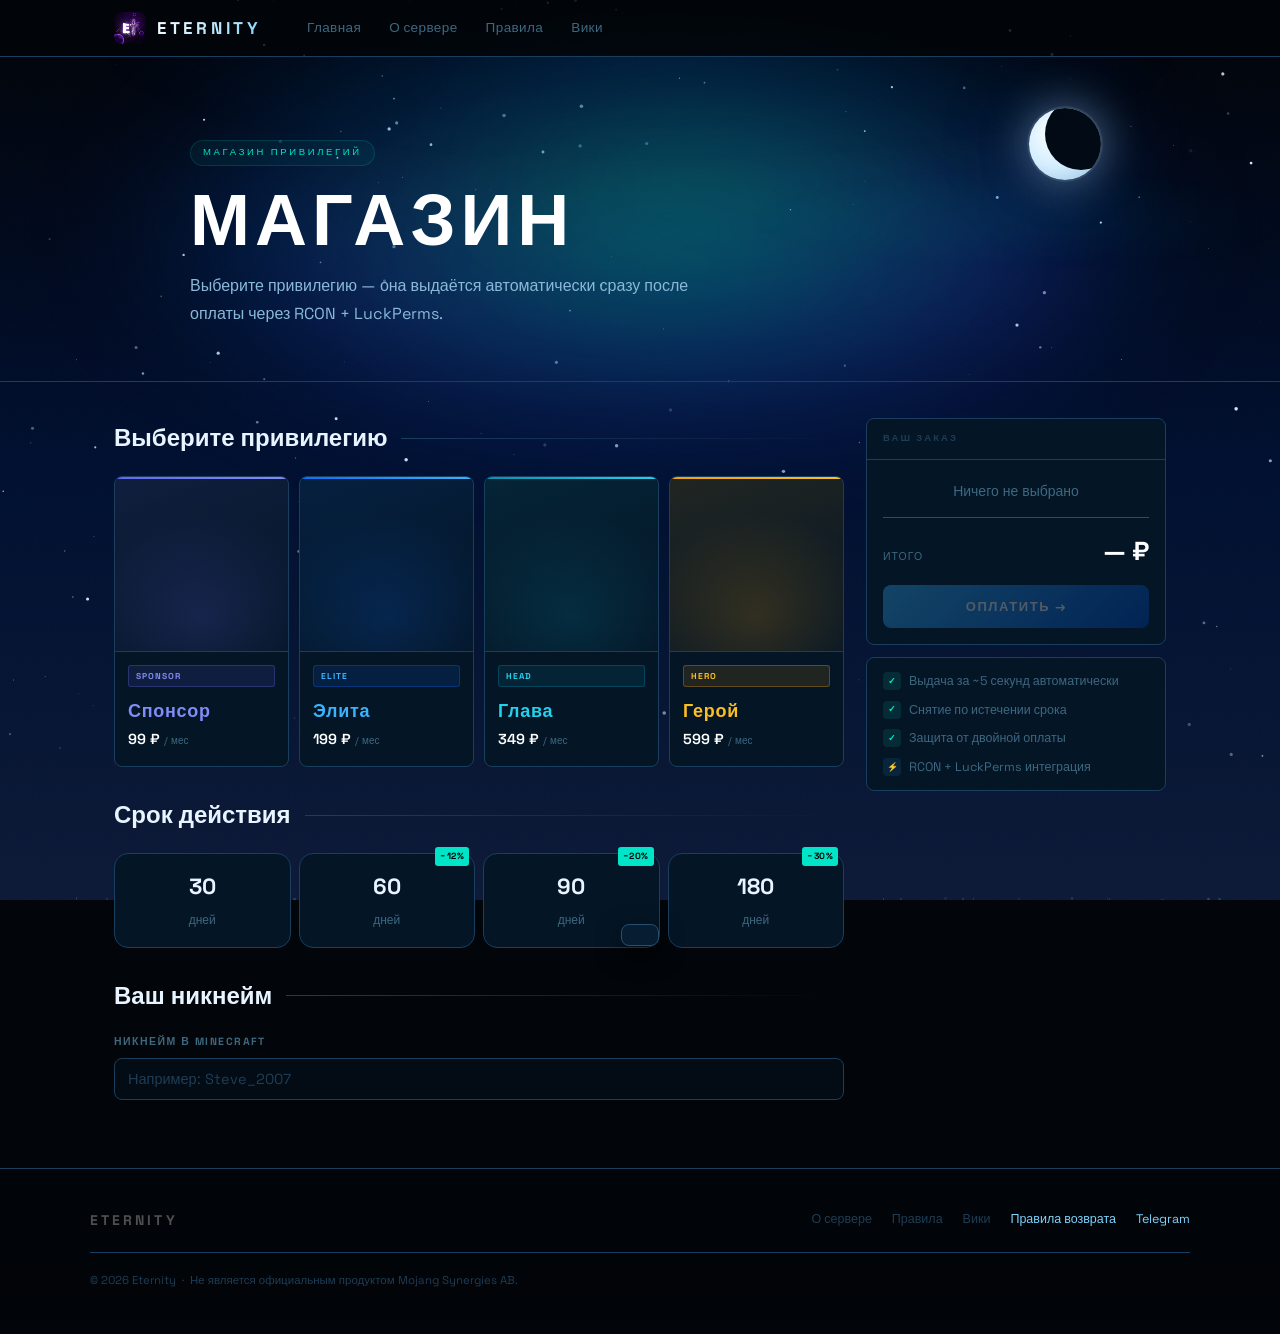
<file: shop.html>
<!DOCTYPE html>
<html lang="ru">
<head>
<meta charset="UTF-8"/>
<meta name="viewport" content="width=device-width,initial-scale=1.0"/>
<title>ETERNITY — Магазин</title>
<link rel="preconnect" href="https://fonts.googleapis.com">
<link href="https://fonts.googleapis.com/css2?family=Space+Grotesk:wght@300;400;500;600;700;800;900&display=swap" rel="stylesheet">
<link rel="stylesheet" href="style.css"/>
</head>
<body>
<canvas id="world-bg"></canvas>
<div id="world-overlay-elems">
  <div class="wb-aurora wb-aur1"></div>
  <div class="wb-aurora wb-aur2"></div>
  <div class="wb-aurora wb-aur3"></div>
  <div class="wb-moon"><div class="wb-moon-shd"></div></div>
  <div id="wb-snow"></div>
</div>
<div class="bg-particles" id="particles"></div><style>
#world-bg{position:fixed;inset:0;width:100%;height:100%;z-index:0;pointer-events:none;}
#world-overlay-elems{position:fixed;inset:0;z-index:0;pointer-events:none;overflow:hidden;}
.wb-aurora{position:absolute;border-radius:50%;filter:blur(60px);mix-blend-mode:screen;}
.wb-aur1{width:85%;height:45%;top:3%;left:8%;background:radial-gradient(ellipse,rgba(0,220,130,.32) 0%,rgba(0,90,220,.18) 55%,transparent 70%);animation:wbaur1 10s ease-in-out infinite alternate;}
.wb-aur2{width:70%;height:35%;top:12%;left:18%;background:radial-gradient(ellipse,rgba(0,80,200,.25) 0%,rgba(80,0,200,.15) 55%,transparent 70%);animation:wbaur2 14s ease-in-out infinite alternate;}
.wb-aur3{width:55%;height:28%;top:6%;left:30%;background:radial-gradient(ellipse,rgba(0,230,190,.14) 0%,transparent 60%);animation:wbaur3 8s ease-in-out infinite alternate;}
@keyframes wbaur1{0%{transform:translateX(-6%) scaleY(.9) rotate(-3deg);opacity:.6}100%{transform:translateX(6%) scaleY(1.5) rotate(3deg);opacity:.9}}
@keyframes wbaur2{0%{transform:translateX(9%) scaleY(.8);opacity:.45}100%{transform:translateX(-9%) scaleY(1.6);opacity:.8}}
@keyframes wbaur3{0%{transform:scaleX(1) translateY(0);opacity:.35}100%{transform:scaleX(1.4) translateY(12%);opacity:.7}}
.wb-moon{position:absolute;top:12%;right:14%;width:72px;height:72px;border-radius:50%;overflow:hidden;background:radial-gradient(circle at 36% 36%,#ffffff,#d4eeff,#9abfdf);box-shadow:0 0 0 2px rgba(200,230,255,.1),0 0 45px rgba(160,210,255,.5),0 0 110px rgba(100,180,255,.2);animation:wbmoon 7s ease-in-out infinite alternate;}
.wb-moon-shd{position:absolute;top:-10px;right:-16px;width:72px;height:72px;border-radius:50%;background:#000a14;}
@keyframes wbmoon{0%{box-shadow:0 0 45px rgba(160,210,255,.4),0 0 90px rgba(100,180,255,.15)}100%{box-shadow:0 0 70px rgba(160,210,255,.7),0 0 140px rgba(100,180,255,.3)}}
.wb-sp{position:absolute;border-radius:50%;background:rgba(200,230,255,.8);animation:wbsnow linear infinite;}
@keyframes wbsnow{0%{transform:translateY(-10px);opacity:0}10%{opacity:.9}90%{opacity:.5}100%{transform:translateY(100vh) translateX(15px);opacity:0}}
</style>
<div class="wrap">

<nav class="nav">
  <div class="nav-inner">
    <a class="nav-logo" href="index.html"><img src="logo.png" alt=""><span class="nav-logo-text">ETERNITY</span></a>
    <div class="nav-links">
      <a class="nav-a" href="index.html">Главная</a>
      <a class="nav-a" href="about.html">О сервере</a>
      <a class="nav-a" href="rules.html">Правила</a>
      <a class="nav-a" href="wiki.html">Вики</a>
    </div>
    <div class="nav-right" id="nav-right-auth">
      <!-- populated by auth script -->
    </div>
  </div>
</nav>

<!-- HERO -->
<section class="page-hero">
  <div class="page-hero-inner">
    <div class="page-kicker">Магазин привилегий</div>
    <h1>Магазин</h1>
    <p class="page-lead">Выберите привилегию — она выдаётся автоматически сразу после оплаты через RCON + LuckPerms.</p>
  </div>
</section>

<!-- LAYOUT -->
<div class="layout">
<div>

  <!-- Rank cards -->
  <div class="sh"><h2>Выберите привилегию</h2></div>
  <div class="rank-grid">

    <!-- SPONSOR -->
    <div class="rcard sponsor" data-priv="sponsor" data-base="99" onclick="pickPriv(this)">
      <div class="rc-strip"></div>
      <div class="rc-img"></div>
      <div class="rc-body">
        <div class="rc-tag">Sponsor</div>
        <div class="rc-name">Спонсор</div>
        <div class="rc-price">99 ₽ <em>/ мес</em></div>
      </div>
      <div class="rc-tick">✓</div>
      <div class="rc-tooltip">
        <div class="tooltip-title">Спонсор</div>
        <ul class="tooltip-list">
          <li>Цветной ник в чате</li>
          <li>Префикс [Спонсор]</li>
          <li>Кит раз в 7 дней</li>
          <li>Приоритетный вход</li>
        </ul>
        <button class="tooltip-select" onclick="pickPrivFromTooltip(event,'sponsor',99)">Выбрать</button>
      </div>
    </div>

    <!-- ELITE -->
    <div class="rcard elite" data-priv="elite" data-base="199" onclick="pickPriv(this)">
      <div class="rc-strip"></div>
      <div class="rc-img"></div>
      <div class="rc-body">
        <div class="rc-tag">Elite</div>
        <div class="rc-name">Элита</div>
        <div class="rc-price">199 ₽ <em>/ мес</em></div>
      </div>
      <div class="rc-tick">✓</div>
      <div class="rc-tooltip">
        <div class="tooltip-title">Элита</div>
        <ul class="tooltip-list">
          <li>Всё из Спонсора</li>
          <li>Кит раз в 3 дня</li>
          <li>/nick, /hat</li>
          <li>Частный дом (+5 слотов)</li>
        </ul>
        <button class="tooltip-select" onclick="pickPrivFromTooltip(event,'elite',199)">Выбрать</button>
      </div>
    </div>

    <!-- HEAD -->
    <div class="rcard head" data-priv="head" data-base="349" onclick="pickPriv(this)">
      <div class="rc-strip"></div>
      <div class="rc-img"></div>
      <div class="rc-body">
        <div class="rc-tag">Head</div>
        <div class="rc-name">Глава</div>
        <div class="rc-price">349 ₽ <em>/ мес</em></div>
      </div>
      <div class="rc-tick">✓</div>
      <div class="rc-tooltip">
        <div class="tooltip-title">Глава</div>
        <ul class="tooltip-list">
          <li>Всё из Элиты</li>
          <li>Полёт в лобби /fly</li>
          <li>Кит каждый день</li>
          <li>/feed, /heal</li>
          <li>Доступ к приватным зонам</li>
        </ul>
        <button class="tooltip-select" onclick="pickPrivFromTooltip(event,'head',349)">Выбрать</button>
      </div>
    </div>

    <!-- CHAMPION (was HERO — fixed class conflict with .hero section) -->
    <div class="rcard champion" data-priv="champion" data-base="599" onclick="pickPriv(this)">
      <div class="rc-strip"></div>
      <div class="rc-img"></div>
      <div class="rc-body">
        <div class="rc-tag">Hero</div>
        <div class="rc-name">Герой</div>
        <div class="rc-price">599 ₽ <em>/ мес</em></div>
      </div>
      <div class="rc-tick">✓</div>
      <div class="rc-tooltip">
        <div class="tooltip-title">Герой</div>
        <ul class="tooltip-list">
          <li>Все привилегии Главы</li>
          <li>/god, /fly везде</li>
          <li>Золотой префикс [Герой]</li>
          <li>Уникальный скин частиц</li>
          <li>Личный варп /warp</li>
        </ul>
        <button class="tooltip-select" onclick="pickPrivFromTooltip(event,'champion',599)">Выбрать</button>
      </div>
    </div>

  </div>

  <!-- Duration -->
  <div class="sh"><h2>Срок действия</h2></div>
  <div class="dgrid">
    <div class="dbtn" data-days="30" data-mult="1.0" onclick="pickDur(this)">
      <span class="dnum">30</span><span class="dlabel">дней</span>
    </div>
    <div class="dbtn hs" data-days="60" data-mult="1.75" onclick="pickDur(this)">
      <div class="dsave">−12%</div>
      <span class="dnum">60</span><span class="dlabel">дней</span>
    </div>
    <div class="dbtn hs" data-days="90" data-mult="2.4" onclick="pickDur(this)">
      <div class="dsave">−20%</div>
      <span class="dnum">90</span><span class="dlabel">дней</span>
    </div>
    <div class="dbtn hs" data-days="180" data-mult="4.2" onclick="pickDur(this)">
      <div class="dsave">−30%</div>
      <span class="dnum">180</span><span class="dlabel">дней</span>
    </div>
  </div>

  <!-- Nick -->
  <div class="sh"><h2>Ваш никнейм</h2></div>
  <div style="margin-bottom:8px">
    <label class="flabel" for="nick">Никнейм в Minecraft</label>
    <input class="ninput" type="text" id="nick" placeholder="Например: Steve_2007" maxlength="16" autocomplete="off" spellcheck="false"/>
  </div>

</div>

<!-- SIDEBAR -->
<aside class="sidebar">
  <div class="scard">
    <div class="scard-head">Ваш заказ</div>
    <div class="scard-body">
      <div id="sempty" class="sempty">Ничего не выбрано</div>
      <div id="srows" style="display:none">
        <div class="srow"><span class="k">Ник</span><span class="v" id="sn">—</span></div>
        <div class="srow"><span class="k">Привилегия</span><span class="v" id="sp">—</span></div>
        <div class="srow"><span class="k">Срок</span><span class="v" id="sd">—</span></div>
      </div>
      <div class="price-block">
        <span class="price-lbl">Итого</span>
        <span class="price-num" id="sprice">— ₽</span>
      </div>
      <button class="paybtn" id="paybtn" disabled onclick="openModal()">Оплатить →</button>
    </div>
  </div>

  <div class="scard">
    <div class="trust-rows">
      <div class="trow"><div class="ticon tg">✓</div>Выдача за ~5 секунд автоматически</div>
      <div class="trow"><div class="ticon tg">✓</div>Снятие по истечении срока</div>
      <div class="trow"><div class="ticon tg">✓</div>Защита от двойной оплаты</div>
      <div class="trow"><div class="ticon tp">⚡</div>RCON + LuckPerms интеграция</div>
    </div>
  </div>
</aside>
</div>

<!-- FOOTER -->
<footer class="footer">
  <div class="footer-inner">
    <div class="footer-top">
      <div class="footer-logo">ETERNITY</div>
      <div class="footer-links">
        <a class="footer-link" href="about.html">О сервере</a>
        <a class="footer-link" href="rules.html">Правила</a>
        <a class="footer-link" href="wiki.html">Вики</a>
        <a class="footer-link accent" href="#">Правила возврата</a>
        <a class="footer-link accent" href="https://t.me/Eternity11q_bot" target="_blank" rel="noopener">Telegram</a>
      </div>
    </div>
    <div class="footer-bottom">© 2026 Eternity &nbsp;·&nbsp; Не является официальным продуктом Mojang Synergies AB.</div>
  </div>
</footer>

</div>

<!-- MODAL -->
<div class="modal-bg" id="modal">
  <div class="modal">
    <div class="modal-icon">⚔</div>
    <h2>Подтверждение заказа</h2>
    <p id="mbody"></p>
    <div class="modal-btns">
      <button class="mbtn-c" onclick="closeModal()">Отмена</button>
      <button class="mbtn-g" onclick="doRedirect()">Оплатить →</button>
    </div>
  </div>
</div>
<div class="toast" id="toast"></div>

<script>
let sP=null,sB=null,sD=null,sM=null,pUrl='';

const LABELS={sponsor:'Спонсор',elite:'Элита',head:'Глава',champion:'Герой'};

document.getElementById('nick').addEventListener('input',upd);

function nickOk(){return /^[a-zA-Z0-9_]{3,16}$/.test(document.getElementById('nick').value.trim())}

function pickPriv(el){
  document.querySelectorAll('.rcard').forEach(c=>c.classList.remove('sel'));
  el.classList.add('sel');
  sP=el.dataset.priv; sB=+el.dataset.base; upd();
}

function pickPrivFromTooltip(e,priv,base){
  e.stopPropagation();
  document.querySelectorAll('.rcard').forEach(c=>c.classList.remove('sel'));
  const card=document.querySelector(`.rcard[data-priv="${priv}"]`);
  if(card)card.classList.add('sel');
  sP=priv; sB=base; upd();
}

function pickDur(el){
  document.querySelectorAll('.dbtn').forEach(b=>b.classList.remove('on'));
  el.classList.add('on'); sD=+el.dataset.days; sM=+el.dataset.mult; upd();
}

function upd(){
  const n=document.getElementById('nick').value.trim();
  const any=sP||sD||n;
  document.getElementById('sempty').style.display=any?'none':'block';
  document.getElementById('srows').style.display=any?'block':'none';
  document.getElementById('sn').textContent=n||'—';
  document.getElementById('sp').textContent=sP?LABELS[sP]:'—';
  document.getElementById('sd').textContent=sD?sD+' дней':'—';
  document.getElementById('sprice').textContent=(sB&&sM)?Math.round(sB*sM).toLocaleString('ru')+' ₽':'— ₽';
  document.getElementById('paybtn').disabled=!(nickOk()&&sP&&sD);
}

function openModal(){
  const n=document.getElementById('nick').value.trim();
  const price=Math.round(sB*sM);
  const colors={sponsor:'#818cf8',elite:'#c084fc',head:'#38bdf8',champion:'#fbbf24'};
  document.getElementById('mbody').innerHTML=
    `Ник: <strong style="color:#fff">${n}</strong><br>`+
    `Привилегия: <strong style="color:${colors[sP]}">${LABELS[sP]}</strong><br>`+
    `Срок: <strong style="color:#fff">${sD} дней</strong><br><br>`+
    `К оплате: <strong style="color:#fff;font-size:20px;font-family:'Cormorant Garamond',serif">${price.toLocaleString('ru')} ₽</strong>`;
  pUrl=`https://www.donationalerts.com/r/YOUR_DA_USER?comment=${encodeURIComponent('MC:'+n+':'+sP+':'+sD+'d')}&sum=${price}`;
  document.getElementById('modal').classList.add('open');
}
function closeModal(){document.getElementById('modal').classList.remove('open')}
function doRedirect(){closeModal();window.open(pUrl,'_blank')}
document.getElementById('modal').addEventListener('click',function(e){if(e.target===this)closeModal()});
</script>
<script>
(function(){
  document.addEventListener("click", function(e) {
    var a = e.target.closest("a");
    if (!a) return;
    var href = a.getAttribute("href");
    if (!href || href.startsWith("#") || href.startsWith("http") || href.startsWith("mailto") || a.target === "_blank") return;
    e.preventDefault();
    document.querySelector(".wrap").classList.add("page-transition-out");
    setTimeout(function(){ window.location.href = href; }, 320);
  });
})();
</script>
<script>(function(){const wrap=document.getElementById("particles");if(!wrap)return;for(let i=0;i<14;i++){const p=document.createElement("div");p.className="ptcl";p.style.cssText="left:"+Math.random()*100+"vw;bottom:0;animation:floatUp "+(8+Math.random()*14)+"s "+(Math.random()*12)+"s linear infinite;width:"+(1+Math.random()*2)+"px;height:"+(1+Math.random()*2)+"px;opacity:"+(0.2+Math.random()*0.4);wrap.appendChild(p);}})();</script>
<script>
(function(){
  const C=document.getElementById('world-bg');
  const ctx=C.getContext('2d');
  function resize(){C.width=innerWidth;C.height=innerHeight;}
  resize(); window.addEventListener('resize',resize);
  const stars=Array.from({length:220},()=>({
    x:Math.random(),y:Math.random()*.85,
    r:Math.random()*1.5+.3,
    base:Math.random()*.5+.3,
    phase:Math.random()*Math.PI*2,
    sp:Math.random()*.9+.3
  }));
  function loop(now){
    const t=now*.001, W=C.width, H=C.height;
    const grd=ctx.createLinearGradient(0,0,0,H);
    grd.addColorStop(0,'#000408');
    grd.addColorStop(.5,'#001030');
    grd.addColorStop(1,'#0d1a38');
    ctx.fillStyle=grd; ctx.fillRect(0,0,W,H);
    stars.forEach(s=>{
      const a=s.base+Math.sin(t*s.sp+s.phase)*.4;
      ctx.beginPath();
      ctx.arc(s.x*W,s.y*H,s.r,0,Math.PI*2);
      ctx.fillStyle=`rgba(200,230,255,${Math.max(0,Math.min(1,a))})`;
      ctx.fill();
    });
    requestAnimationFrame(loop);
  }
  requestAnimationFrame(loop);
  // Snow
  const sw=document.getElementById('wb-snow');
  if(sw){for(let i=0;i<28;i++){const s=document.createElement('div');s.className='wb-sp';const sz=Math.random()*2.5+1;s.style.cssText=`width:${sz}px;height:${sz}px;left:${Math.random()*100}%;top:-5px;animation-duration:${Math.random()*9+7}s;animation-delay:-${Math.random()*12}s;`;sw.appendChild(s);}}
  // Particles
  const pw=document.getElementById('particles');
  if(pw){for(let i=0;i<18;i++){const p=document.createElement('div');p.className='ptcl';p.style.cssText=`left:${Math.random()*100}vw;bottom:0;animation:floatUp ${8+Math.random()*14}s ${Math.random()*12}s linear infinite;width:${1+Math.random()*2}px;height:${1+Math.random()*2}px;opacity:${.3+Math.random()*.5}`;pw.appendChild(p);}}
})();
</script>
</body>
</html>
</file>
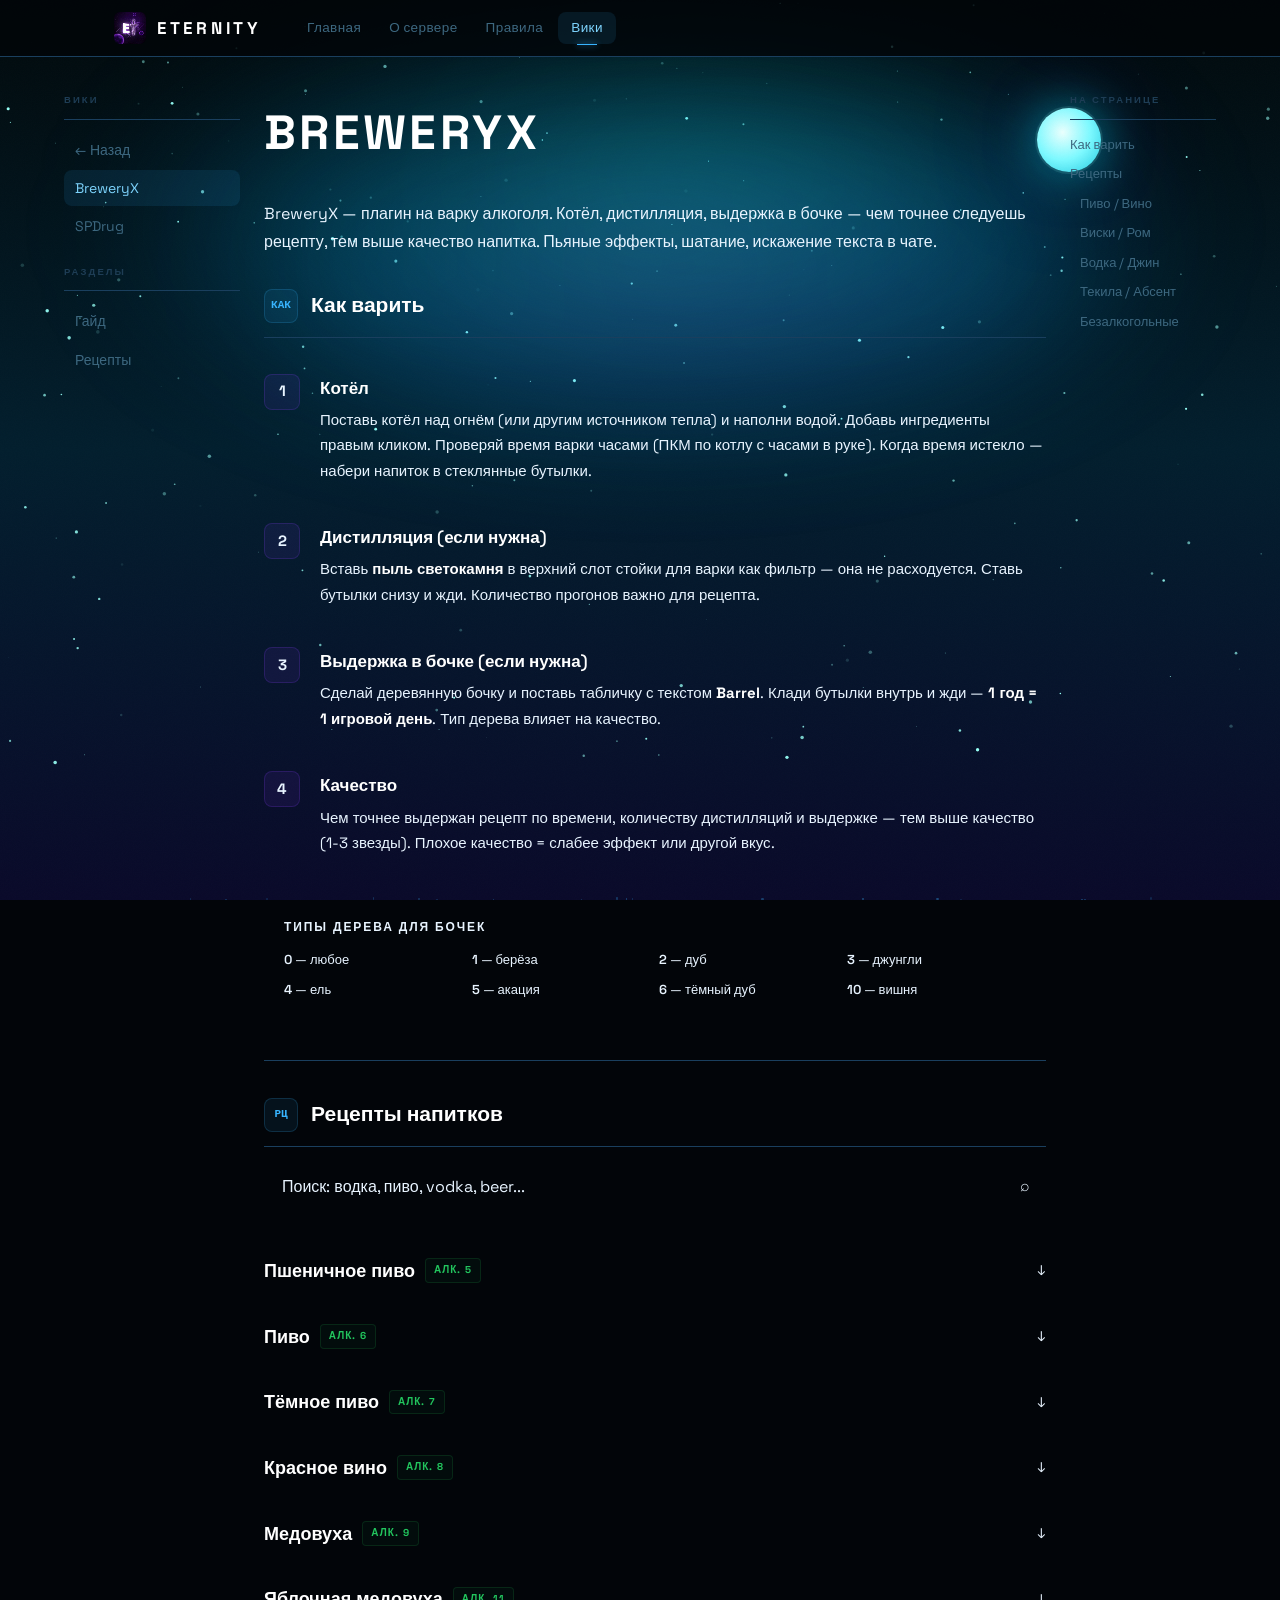
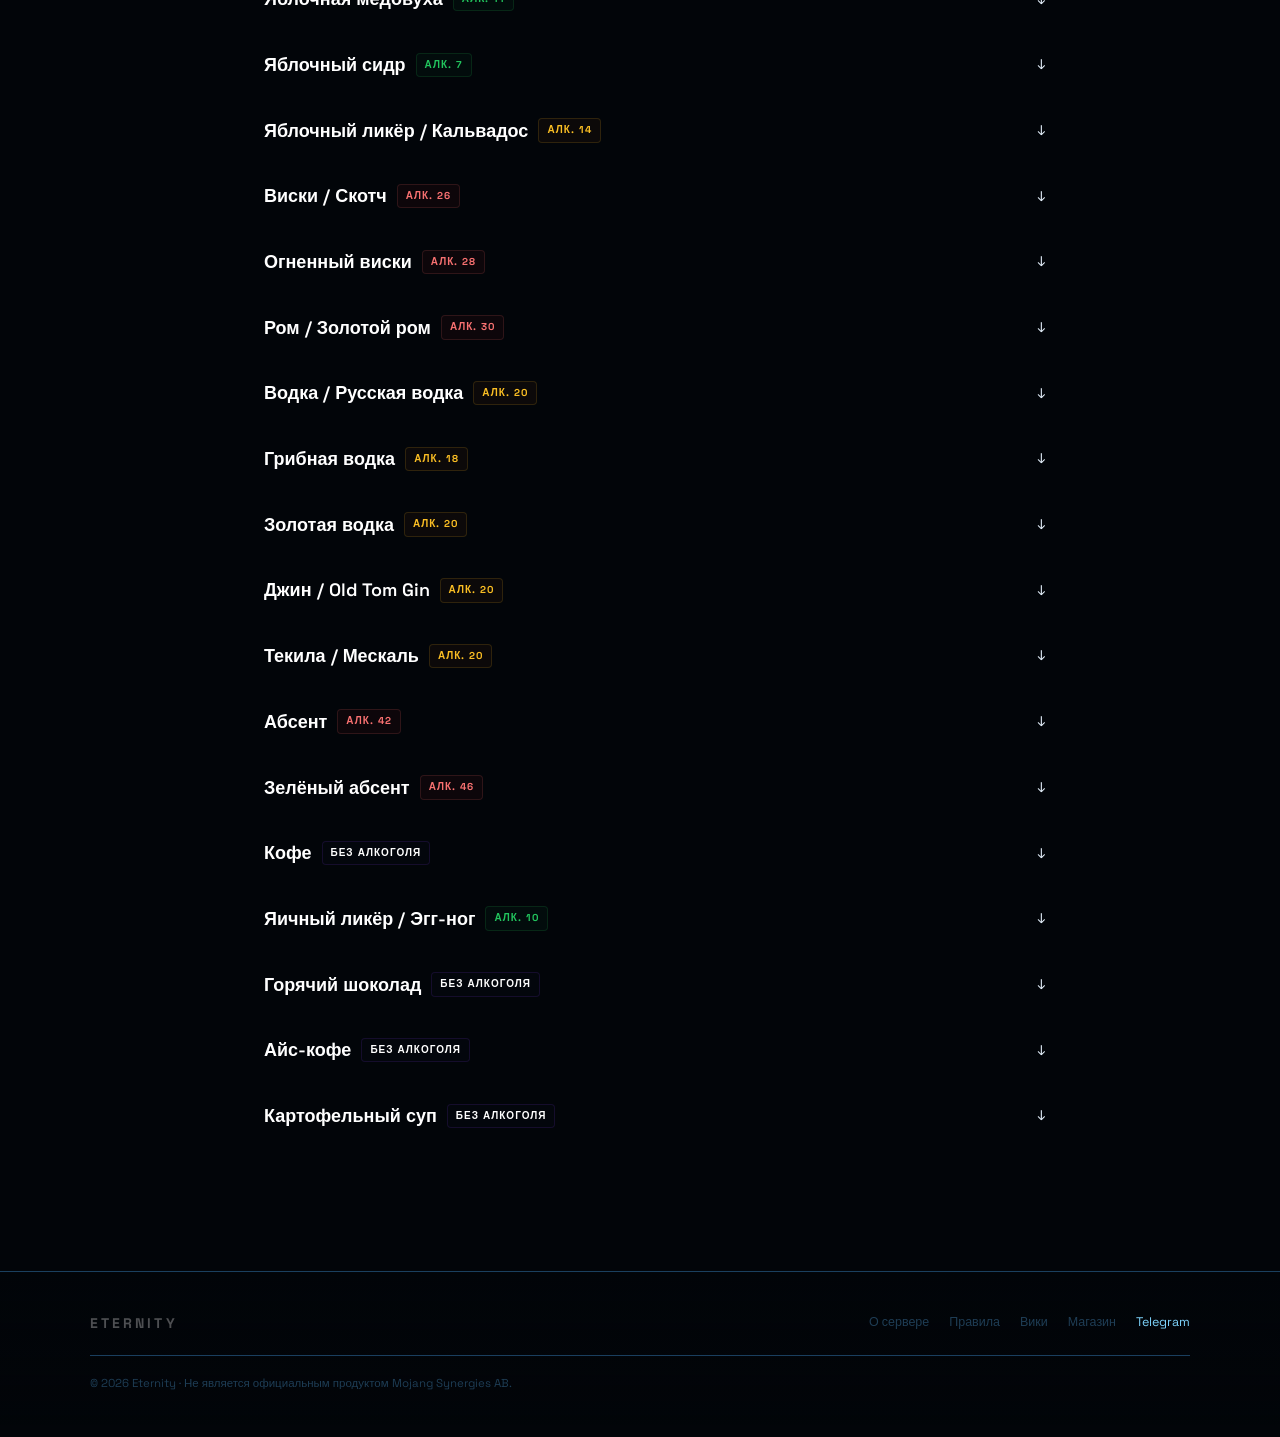
<file: wiki-brewery.html>
<!DOCTYPE html>
<html lang="ru">
<head>
<meta charset="UTF-8"/>
<meta name="viewport" content="width=device-width,initial-scale=1.0"/>
<title>ETERNITY — Вики: BreweryX</title>
<link rel="preconnect" href="https://fonts.googleapis.com">
<link href="https://fonts.googleapis.com/css2?family=Space+Grotesk:wght@300;400;500;600;700&display=swap" rel="stylesheet">
<link rel="stylesheet" href="style.css"/>
<style>
.brew-step{display:flex;gap:20px;padding:20px 0;border-bottom:1px solid var(--border);align-items:flex-start}
.brew-step:first-of-type{border-top:1px solid var(--border)}
.brew-step-num{width:36px;height:36px;border-radius:8px;background:#7c3aed18;border:1px solid #7c3aed35;display:flex;align-items:center;justify-content:center;font-size:15px;font-weight:700;color:var(--acc4);flex-shrink:0}
.brew-step-body h4{font-size:17px;font-weight:600;color:#fff;margin-bottom:5px}
.brew-step-body p{font-size:15px;color:var(--txt2);line-height:1.7}

/* ── SEARCH ── */
.wiki-search-wrap{position:relative;margin-bottom:28px}
.wiki-search{width:100%;background:var(--s1);border:1px solid var(--border);border-radius:10px;color:var(--txt);font-family:var(--fi);font-size:16px;padding:13px 48px 13px 18px;outline:none;transition:.15s}
.wiki-search:focus{border-color:var(--acc3);box-shadow:0 0 0 3px #7c3aed15}
.wiki-search::placeholder{color:var(--txt3)}
.wiki-search-icon{position:absolute;right:16px;top:50%;transform:translateY(-50%);color:var(--txt3);pointer-events:none;font-size:16px}
#search-empty{display:none;text-align:center;padding:28px 0;font-size:15px;color:var(--txt3)}

/* ── RECIPE CARDS ── */
.recipe-grid{display:flex;flex-direction:column;gap:0}
.recipe-item{padding:18px 0;border-bottom:1px solid var(--border);transition:.15s;cursor:pointer}
.recipe-item:first-of-type{border-top:1px solid var(--border)}
.recipe-item.hidden{display:none}
.recipe-header{display:flex;align-items:center;justify-content:space-between;gap:12px;margin-bottom:0}
.recipe-header.open{margin-bottom:14px}
.recipe-name{font-size:18px;font-weight:600;color:#fff;display:flex;align-items:center;gap:10px;transition:.15s}
.recipe-item:hover .recipe-name{color:var(--acc4)}
.recipe-badge{font-size:10px;font-weight:700;letter-spacing:.1em;text-transform:uppercase;padding:3px 8px;border-radius:4px;background:#7c3aed18;border:1px solid #7c3aed30;color:var(--acc4);white-space:nowrap}
.recipe-badge.alc-high{background:#7f1d1d18;border-color:#f8717125;color:#f87171}
.recipe-badge.alc-med{background:#78350f18;border-color:#fbbf2425;color:#fbbf24}
.recipe-badge.alc-low{background:#14532d18;border-color:#22c55e25;color:#22c55e}
.recipe-badge.no-alc{background:#1e1a3018;border-color:#7c3aed25;color:var(--txt2)}
.recipe-arrow{color:var(--txt3);font-size:14px;transition:.2s;flex-shrink:0}
.recipe-item.open .recipe-arrow{transform:rotate(180deg);color:var(--acc4)}
.recipe-body{display:none;grid-template-columns:1fr 1fr;gap:16px}
.recipe-item.open .recipe-body{display:grid}
.recipe-col-title{font-size:11px;font-weight:700;letter-spacing:.16em;text-transform:uppercase;color:var(--txt3);margin-bottom:8px}
.recipe-ing-list{list-style:none;display:flex;flex-direction:column;gap:5px}
.recipe-ing-list li{display:flex;align-items:center;gap:8px;font-size:15px;color:var(--txt2)}
.recipe-ing-list li::before{content:'';width:4px;height:4px;border-radius:50%;background:var(--acc4);flex-shrink:0}
.recipe-props{display:flex;flex-direction:column;gap:6px}
.rp-row{display:flex;justify-content:space-between;font-size:14px;padding:5px 0;border-bottom:1px solid var(--border)}
.rp-row:last-child{border-bottom:none}
.rp-k{color:var(--txt3)}
.rp-v{color:var(--txt);font-weight:500}
.recipe-effects{margin-top:10px;font-size:13px;color:var(--txt2);line-height:1.6;grid-column:1/-1;padding-top:10px;border-top:1px solid var(--border)}
@media(max-width:560px){.recipe-body{grid-template-columns:1fr}}
</style>
</head>
<body>
<canvas id="world-bg"></canvas>
<div id="world-overlay-elems">
  <div class="wb-aurora wb-aur1"></div>
  <div class="wb-aurora wb-aur2"></div>
  <div class="wb-aurora wb-aur3"></div>
  <div class="wb-moon"><div class="wb-moon-shd"></div></div>
  <div id="wb-snow"></div>
</div>
<div class="bg-particles" id="particles"></div><style>
#world-bg{position:fixed;inset:0;width:100%;height:100%;z-index:0;pointer-events:none;}
#world-overlay-elems{position:fixed;inset:0;z-index:0;pointer-events:none;overflow:hidden;}

/* ── BLUE NETHER THEME ── warped forest: cyan + violet glow ── */
.wb-aurora{position:absolute;border-radius:50%;filter:blur(65px);mix-blend-mode:screen;}
.wb-aur1{width:85%;height:45%;top:3%;left:8%;background:radial-gradient(ellipse,rgba(0,255,225,.30) 0%,rgba(0,150,220,.16) 55%,transparent 70%);animation:wbaur1 10s ease-in-out infinite alternate;}
.wb-aur2{width:70%;height:35%;top:12%;left:18%;background:radial-gradient(ellipse,rgba(120,0,255,.22) 0%,rgba(0,140,255,.14) 55%,transparent 70%);animation:wbaur2 14s ease-in-out infinite alternate;}
.wb-aur3{width:55%;height:28%;top:6%;left:30%;background:radial-gradient(ellipse,rgba(0,255,220,.14) 0%,transparent 60%);animation:wbaur3 8s ease-in-out infinite alternate;}
@keyframes wbaur1{0%{transform:translateX(-6%) scaleY(.9) rotate(-3deg);opacity:.6}100%{transform:translateX(6%) scaleY(1.5) rotate(3deg);opacity:.9}}
@keyframes wbaur2{0%{transform:translateX(9%) scaleY(.8);opacity:.45}100%{transform:translateX(-9%) scaleY(1.6);opacity:.8}}
@keyframes wbaur3{0%{transform:scaleX(1) translateY(0);opacity:.35}100%{transform:scaleX(1.4) translateY(12%);opacity:.7}}

/* soul lantern — glowing cyan core instead of moon */
.wb-moon{position:absolute;top:12%;right:14%;width:64px;height:64px;border-radius:50%;overflow:hidden;background:radial-gradient(circle at 40% 38%,#eafffd,#7df9ff,#1ec8e0);box-shadow:0 0 0 2px rgba(150,255,250,.12),0 0 50px rgba(0,230,255,.55),0 0 120px rgba(100,0,255,.25);animation:wbmoon 6.5s ease-in-out infinite alternate;}
.wb-moon-shd{display:none}
@keyframes wbmoon{0%{box-shadow:0 0 40px rgba(0,230,255,.4),0 0 90px rgba(100,0,255,.18)}100%{box-shadow:0 0 70px rgba(0,230,255,.75),0 0 150px rgba(100,0,255,.35)}}

/* rising soul particles */
.wb-sp{position:absolute;border-radius:50%;background:radial-gradient(circle,rgba(170,255,250,.95),rgba(0,220,255,.15) 70%);box-shadow:0 0 6px rgba(0,230,255,.6);animation:wbsoul linear infinite;}
@keyframes wbsoul{0%{transform:translateY(0) translateX(0);opacity:0}10%{opacity:.9}90%{opacity:.4}100%{transform:translateY(-100vh) translateX(15px);opacity:0}}
</style>
<div class="wrap">

<nav class="nav">
  <div class="nav-inner">
    <a class="nav-logo" href="index.html"><img src="logo.png" alt="">ETERNITY</a>
    <div class="nav-links">
      <a class="nav-a" href="index.html">Главная</a>
      <a class="nav-a" href="about.html">О сервере</a>
      <a class="nav-a" href="rules.html">Правила</a>
      <a class="nav-a on" href="wiki.html">Вики</a>
    </div>
    <div class="nav-right" id="nav-right-auth">
      <!-- populated by auth script -->
    </div>
  </div>
</nav>

<div class="rules-layout">
  <aside class="rules-sidebar-left">
    <div class="sidebar-title">Вики</div>
    <nav class="sidebar-nav">
      <a href="wiki.html">← Назад</a>
      <a href="wiki-brewery.html" class="active">BreweryX</a>
      <a href="wiki-spdrug.html">SPDrug</a>
    </nav>
    <div style="margin-top:20px">
      <div class="sidebar-title">Разделы</div>
      <nav class="sidebar-nav">
        <a href="#guide">Гайд</a>
        <a href="#recipes">Рецепты</a>
      </nav>
    </div>
  </aside>

  <main class="rules-main">
    <h1 class="rules-page-title">BreweryX</h1>
    <p style="font-size:16px;color:var(--txt2);line-height:1.75;margin-bottom:32px">
      BreweryX — плагин на варку алкоголя. Котёл, дистилляция, выдержка в бочке — чем точнее следуешь рецепту, тем выше качество напитка. Пьяные эффекты, шатание, искажение текста в чате.
    </p>

    <!-- GUIDE -->
    <section class="rules-section" id="guide">
      <div class="rules-section-header">
        <div class="rules-section-num" style="font-size:11px">КАК</div>
        <h2>Как варить</h2>
      </div>

      <div class="brew-step">
        <div class="brew-step-num">1</div>
        <div class="brew-step-body">
          <h4>Котёл</h4>
          <p>Поставь котёл над огнём (или другим источником тепла) и наполни водой. Добавь ингредиенты правым кликом. Проверяй время варки часами (ПКМ по котлу с часами в руке). Когда время истекло — набери напиток в стеклянные бутылки.</p>
        </div>
      </div>
      <div class="brew-step">
        <div class="brew-step-num">2</div>
        <div class="brew-step-body">
          <h4>Дистилляция (если нужна)</h4>
          <p>Вставь <strong style="color:#fff">пыль светокамня</strong> в верхний слот стойки для варки как фильтр — она не расходуется. Ставь бутылки снизу и жди. Количество прогонов важно для рецепта.</p>
        </div>
      </div>
      <div class="brew-step">
        <div class="brew-step-num">3</div>
        <div class="brew-step-body">
          <h4>Выдержка в бочке (если нужна)</h4>
          <p>Сделай деревянную бочку и поставь табличку с текстом <strong style="color:#fff">Barrel</strong>. Клади бутылки внутрь и жди — <strong style="color:#fff">1 год = 1 игровой день</strong>. Тип дерева влияет на качество.</p>
        </div>
      </div>
      <div class="brew-step">
        <div class="brew-step-num">4</div>
        <div class="brew-step-body">
          <h4>Качество</h4>
          <p>Чем точнее выдержан рецепт по времени, количеству дистилляций и выдержке — тем выше качество (1-3 звезды). Плохое качество = слабее эффект или другой вкус.</p>
        </div>
      </div>

      <!-- Wood types -->
      <div style="margin-top:24px;background:var(--card);border:1px solid var(--border);border-radius:var(--radius);padding:18px 20px">
        <div style="font-size:12px;font-weight:700;letter-spacing:.16em;text-transform:uppercase;color:var(--txt3);margin-bottom:12px">Типы дерева для бочек</div>
        <div style="display:grid;grid-template-columns:repeat(4,1fr);gap:8px">
          <div style="font-size:13px;color:var(--txt2)"><span style="color:var(--txt);font-weight:600">0</span> — любое</div>
          <div style="font-size:13px;color:var(--txt2)"><span style="color:var(--txt);font-weight:600">1</span> — берёза</div>
          <div style="font-size:13px;color:var(--txt2)"><span style="color:var(--txt);font-weight:600">2</span> — дуб</div>
          <div style="font-size:13px;color:var(--txt2)"><span style="color:var(--txt);font-weight:600">3</span> — джунгли</div>
          <div style="font-size:13px;color:var(--txt2)"><span style="color:var(--txt);font-weight:600">4</span> — ель</div>
          <div style="font-size:13px;color:var(--txt2)"><span style="color:var(--txt);font-weight:600">5</span> — акация</div>
          <div style="font-size:13px;color:var(--txt2)"><span style="color:var(--txt);font-weight:600">6</span> — тёмный дуб</div>
          <div style="font-size:13px;color:var(--txt2)"><span style="color:var(--txt);font-weight:600">10</span> — вишня</div>
        </div>
      </div>
    </section>

    <div class="rules-divider"></div>

    <!-- RECIPES -->
    <section class="rules-section" id="recipes">
      <div class="rules-section-header">
        <div class="rules-section-num" style="font-size:11px">РЦ</div>
        <h2>Рецепты напитков</h2>
      </div>

      <div class="wiki-search-wrap">
        <input class="wiki-search" type="text" id="brewery-search" placeholder="Поиск: водка, пиво, vodka, beer...">
        <span class="wiki-search-icon">⌕</span>
      </div>
      <div id="search-empty">Ничего не найдено</div>

      <div class="recipe-grid" id="recipe-grid">

        <!-- ПШЕНИЧНОЕ ПИВО -->
        <div class="recipe-item" data-search="пшеничное пиво wheat beer wheatbeer">
          <div class="recipe-header">
            <div class="recipe-name">Пшеничное пиво <span class="recipe-badge alc-low">Алк. 5</span></div>
            <span class="recipe-arrow">↓</span>
          </div>
          <div class="recipe-body">
            <div>
              <div class="recipe-col-title">Ингредиенты</div>
              <ul class="recipe-ing-list"><li>Пшеница × 3</li></ul>
            </div>
            <div>
              <div class="recipe-col-title">Процесс</div>
              <div class="recipe-props">
                <div class="rp-row"><span class="rp-k">Варка</span><span class="rp-v">8 мин</span></div>
                <div class="rp-row"><span class="rp-k">Дистилляция</span><span class="rp-v">не нужна</span></div>
                <div class="rp-row"><span class="rp-k">Бочка</span><span class="rp-v">Берёза, 2 года</span></div>
                <div class="rp-row"><span class="rp-k">Сложность</span><span class="rp-v">1/10</span></div>
              </div>
            </div>
          </div>
        </div>

        <!-- ПИВО -->
        <div class="recipe-item" data-search="пиво beer">
          <div class="recipe-header">
            <div class="recipe-name">Пиво <span class="recipe-badge alc-low">Алк. 6</span></div>
            <span class="recipe-arrow">↓</span>
          </div>
          <div class="recipe-body">
            <div>
              <div class="recipe-col-title">Ингредиенты</div>
              <ul class="recipe-ing-list"><li>Пшеница × 6</li></ul>
            </div>
            <div>
              <div class="recipe-col-title">Процесс</div>
              <div class="recipe-props">
                <div class="rp-row"><span class="rp-k">Варка</span><span class="rp-v">8 мин</span></div>
                <div class="rp-row"><span class="rp-k">Дистилляция</span><span class="rp-v">не нужна</span></div>
                <div class="rp-row"><span class="rp-k">Бочка</span><span class="rp-v">любое дерево, 3 года</span></div>
                <div class="rp-row"><span class="rp-k">Сложность</span><span class="rp-v">1/10</span></div>
              </div>
            </div>
          </div>
        </div>

        <!-- ТЁМНОЕ ПИВО -->
        <div class="recipe-item" data-search="тёмное пиво dark beer darkbeer портер">
          <div class="recipe-header">
            <div class="recipe-name">Тёмное пиво <span class="recipe-badge alc-low">Алк. 7</span></div>
            <span class="recipe-arrow">↓</span>
          </div>
          <div class="recipe-body">
            <div>
              <div class="recipe-col-title">Ингредиенты</div>
              <ul class="recipe-ing-list"><li>Пшеница × 6</li></ul>
            </div>
            <div>
              <div class="recipe-col-title">Процесс</div>
              <div class="recipe-props">
                <div class="rp-row"><span class="rp-k">Варка</span><span class="rp-v">8 мин</span></div>
                <div class="rp-row"><span class="rp-k">Дистилляция</span><span class="rp-v">не нужна</span></div>
                <div class="rp-row"><span class="rp-k">Бочка</span><span class="rp-v">Тёмный дуб, 8 лет</span></div>
                <div class="rp-row"><span class="rp-k">Сложность</span><span class="rp-v">2/10</span></div>
              </div>
            </div>
          </div>
        </div>

        <!-- КРАСНОЕ ВИНО -->
        <div class="recipe-item" data-search="вино wine красное red">
          <div class="recipe-header">
            <div class="recipe-name">Красное вино <span class="recipe-badge alc-low">Алк. 8</span></div>
            <span class="recipe-arrow">↓</span>
          </div>
          <div class="recipe-body">
            <div>
              <div class="recipe-col-title">Ингредиенты</div>
              <ul class="recipe-ing-list"><li>Сладкие ягоды × 5</li></ul>
            </div>
            <div>
              <div class="recipe-col-title">Процесс</div>
              <div class="recipe-props">
                <div class="rp-row"><span class="rp-k">Варка</span><span class="rp-v">5 мин</span></div>
                <div class="rp-row"><span class="rp-k">Дистилляция</span><span class="rp-v">не нужна</span></div>
                <div class="rp-row"><span class="rp-k">Бочка</span><span class="rp-v">любое дерево, 20 лет</span></div>
                <div class="rp-row"><span class="rp-k">Сложность</span><span class="rp-v">4/10</span></div>
              </div>
            </div>
          </div>
        </div>

        <!-- МЁД -->
        <div class="recipe-item" data-search="мёд мед медовуха mead">
          <div class="recipe-header">
            <div class="recipe-name">Медовуха <span class="recipe-badge alc-low">Алк. 9</span></div>
            <span class="recipe-arrow">↓</span>
          </div>
          <div class="recipe-body">
            <div>
              <div class="recipe-col-title">Ингредиенты</div>
              <ul class="recipe-ing-list"><li>Сахарный тростник × 6</li></ul>
            </div>
            <div>
              <div class="recipe-col-title">Процесс</div>
              <div class="recipe-props">
                <div class="rp-row"><span class="rp-k">Варка</span><span class="rp-v">3 мин</span></div>
                <div class="rp-row"><span class="rp-k">Дистилляция</span><span class="rp-v">не нужна</span></div>
                <div class="rp-row"><span class="rp-k">Бочка</span><span class="rp-v">Дуб, 4 года</span></div>
                <div class="rp-row"><span class="rp-k">Сложность</span><span class="rp-v">2/10</span></div>
              </div>
            </div>
          </div>
        </div>

        <!-- ЯБЛОЧНАЯ МЕДОВУХА -->
        <div class="recipe-item" data-search="яблочная медовуха apple mead">
          <div class="recipe-header">
            <div class="recipe-name">Яблочная медовуха <span class="recipe-badge alc-low">Алк. 11</span></div>
            <span class="recipe-arrow">↓</span>
          </div>
          <div class="recipe-body">
            <div>
              <div class="recipe-col-title">Ингредиенты</div>
              <ul class="recipe-ing-list"><li>Сахарный тростник × 6</li><li>Яблоко × 2</li></ul>
            </div>
            <div>
              <div class="recipe-col-title">Процесс</div>
              <div class="recipe-props">
                <div class="rp-row"><span class="rp-k">Варка</span><span class="rp-v">4 мин</span></div>
                <div class="rp-row"><span class="rp-k">Дистилляция</span><span class="rp-v">не нужна</span></div>
                <div class="rp-row"><span class="rp-k">Бочка</span><span class="rp-v">Дуб, 4 года</span></div>
                <div class="rp-row"><span class="rp-k">Сложность</span><span class="rp-v">4/10</span></div>
              </div>
            </div>
            <div class="recipe-effects">Эффект: подводное дыхание</div>
          </div>
        </div>

        <!-- СИДР -->
        <div class="recipe-item" data-search="сидр cidre cider яблочный">
          <div class="recipe-header">
            <div class="recipe-name">Яблочный сидр <span class="recipe-badge alc-low">Алк. 7</span></div>
            <span class="recipe-arrow">↓</span>
          </div>
          <div class="recipe-body">
            <div>
              <div class="recipe-col-title">Ингредиенты</div>
              <ul class="recipe-ing-list"><li>Яблоко × 14</li></ul>
            </div>
            <div>
              <div class="recipe-col-title">Процесс</div>
              <div class="recipe-props">
                <div class="rp-row"><span class="rp-k">Варка</span><span class="rp-v">7 мин</span></div>
                <div class="rp-row"><span class="rp-k">Дистилляция</span><span class="rp-v">не нужна</span></div>
                <div class="rp-row"><span class="rp-k">Бочка</span><span class="rp-v">любое дерево, 3 года</span></div>
                <div class="rp-row"><span class="rp-k">Сложность</span><span class="rp-v">4/10</span></div>
              </div>
            </div>
          </div>
        </div>

        <!-- ЯБЛОЧНЫЙ ЛИКЁР -->
        <div class="recipe-item" data-search="яблочный ликёр кальвадос apple liquor calvados">
          <div class="recipe-header">
            <div class="recipe-name">Яблочный ликёр / Кальвадос <span class="recipe-badge alc-med">Алк. 14</span></div>
            <span class="recipe-arrow">↓</span>
          </div>
          <div class="recipe-body">
            <div>
              <div class="recipe-col-title">Ингредиенты</div>
              <ul class="recipe-ing-list"><li>Яблоко × 12</li></ul>
            </div>
            <div>
              <div class="recipe-col-title">Процесс</div>
              <div class="recipe-props">
                <div class="rp-row"><span class="rp-k">Варка</span><span class="rp-v">16 мин</span></div>
                <div class="rp-row"><span class="rp-k">Дистилляция</span><span class="rp-v">3 раза</span></div>
                <div class="rp-row"><span class="rp-k">Бочка</span><span class="rp-v">Акация, 6 лет</span></div>
                <div class="rp-row"><span class="rp-k">Сложность</span><span class="rp-v">5/10</span></div>
              </div>
            </div>
          </div>
        </div>

        <!-- ВИСКИ -->
        <div class="recipe-item" data-search="виски whiskey scotch whisky">
          <div class="recipe-header">
            <div class="recipe-name">Виски / Скотч <span class="recipe-badge alc-high">Алк. 26</span></div>
            <span class="recipe-arrow">↓</span>
          </div>
          <div class="recipe-body">
            <div>
              <div class="recipe-col-title">Ингредиенты</div>
              <ul class="recipe-ing-list"><li>Пшеница × 10</li></ul>
            </div>
            <div>
              <div class="recipe-col-title">Процесс</div>
              <div class="recipe-props">
                <div class="rp-row"><span class="rp-k">Варка</span><span class="rp-v">10 мин</span></div>
                <div class="rp-row"><span class="rp-k">Дистилляция</span><span class="rp-v">2 раза (50 сек)</span></div>
                <div class="rp-row"><span class="rp-k">Бочка</span><span class="rp-v">Ель, 18 лет</span></div>
                <div class="rp-row"><span class="rp-k">Сложность</span><span class="rp-v">7/10</span></div>
              </div>
            </div>
          </div>
        </div>

        <!-- ОГНЕННЫЙ ВИСКИ -->
        <div class="recipe-item" data-search="огненный виски fire whiskey blazing">
          <div class="recipe-header">
            <div class="recipe-name">Огненный виски <span class="recipe-badge alc-high">Алк. 28</span></div>
            <span class="recipe-arrow">↓</span>
          </div>
          <div class="recipe-body">
            <div>
              <div class="recipe-col-title">Ингредиенты</div>
              <ul class="recipe-ing-list"><li>Пшеница × 10</li><li>Огненный порошок × 2</li></ul>
            </div>
            <div>
              <div class="recipe-col-title">Процесс</div>
              <div class="recipe-props">
                <div class="rp-row"><span class="rp-k">Варка</span><span class="rp-v">12 мин</span></div>
                <div class="rp-row"><span class="rp-k">Дистилляция</span><span class="rp-v">3 раза (55 сек)</span></div>
                <div class="rp-row"><span class="rp-k">Бочка</span><span class="rp-v">Ель, 18 лет</span></div>
                <div class="rp-row"><span class="rp-k">Сложность</span><span class="rp-v">7/10</span></div>
              </div>
            </div>
          </div>
        </div>

        <!-- РОМ -->
        <div class="recipe-item" data-search="ром rum golden">
          <div class="recipe-header">
            <div class="recipe-name">Ром / Золотой ром <span class="recipe-badge alc-high">Алк. 30</span></div>
            <span class="recipe-arrow">↓</span>
          </div>
          <div class="recipe-body">
            <div>
              <div class="recipe-col-title">Ингредиенты</div>
              <ul class="recipe-ing-list"><li>Сахарный тростник × 18</li></ul>
            </div>
            <div>
              <div class="recipe-col-title">Процесс</div>
              <div class="recipe-props">
                <div class="rp-row"><span class="rp-k">Варка</span><span class="rp-v">6 мин</span></div>
                <div class="rp-row"><span class="rp-k">Дистилляция</span><span class="rp-v">2 раза (30 сек)</span></div>
                <div class="rp-row"><span class="rp-k">Бочка</span><span class="rp-v">Дуб, 14 лет</span></div>
                <div class="rp-row"><span class="rp-k">Сложность</span><span class="rp-v">6/10</span></div>
              </div>
            </div>
            <div class="recipe-effects">Эффект: огнестойкость (хорошее качество). Слабое качество — яд.</div>
          </div>
        </div>

        <!-- ВОДКА -->
        <div class="recipe-item" data-search="водка vodka russian">
          <div class="recipe-header">
            <div class="recipe-name">Водка / Русская водка <span class="recipe-badge alc-med">Алк. 20</span></div>
            <span class="recipe-arrow">↓</span>
          </div>
          <div class="recipe-body">
            <div>
              <div class="recipe-col-title">Ингредиенты</div>
              <ul class="recipe-ing-list"><li>Картофель × 10</li></ul>
            </div>
            <div>
              <div class="recipe-col-title">Процесс</div>
              <div class="recipe-props">
                <div class="rp-row"><span class="rp-k">Варка</span><span class="rp-v">15 мин</span></div>
                <div class="rp-row"><span class="rp-k">Дистилляция</span><span class="rp-v">3 раза</span></div>
                <div class="rp-row"><span class="rp-k">Бочка</span><span class="rp-v">не нужна</span></div>
                <div class="rp-row"><span class="rp-k">Сложность</span><span class="rp-v">4/10</span></div>
              </div>
            </div>
            <div class="recipe-effects">Эффект: слабость + яд (плохое качество)</div>
          </div>
        </div>

        <!-- ГРИБНАЯ ВОДКА -->
        <div class="recipe-item" data-search="грибная водка mushroom shroom vodka светящаяся">
          <div class="recipe-header">
            <div class="recipe-name">Грибная водка <span class="recipe-badge alc-med">Алк. 18</span></div>
            <span class="recipe-arrow">↓</span>
          </div>
          <div class="recipe-body">
            <div>
              <div class="recipe-col-title">Ингредиенты</div>
              <ul class="recipe-ing-list"><li>Картофель × 10</li><li>Красный гриб × 3</li><li>Коричневый гриб × 3</li></ul>
            </div>
            <div>
              <div class="recipe-col-title">Процесс</div>
              <div class="recipe-props">
                <div class="rp-row"><span class="rp-k">Варка</span><span class="rp-v">18 мин</span></div>
                <div class="rp-row"><span class="rp-k">Дистилляция</span><span class="rp-v">5 раз</span></div>
                <div class="rp-row"><span class="rp-k">Бочка</span><span class="rp-v">не нужна</span></div>
                <div class="rp-row"><span class="rp-k">Сложность</span><span class="rp-v">7/10</span></div>
              </div>
            </div>
            <div class="recipe-effects">Эффект: слабость, спутанность, ночное зрение, слепота, замедление</div>
          </div>
        </div>

        <!-- ЗОЛОТАЯ ВОДКА -->
        <div class="recipe-item" data-search="золотая водка golden g_vodka">
          <div class="recipe-header">
            <div class="recipe-name">Золотая водка <span class="recipe-badge alc-med">Алк. 20</span></div>
            <span class="recipe-arrow">↓</span>
          </div>
          <div class="recipe-body">
            <div>
              <div class="recipe-col-title">Ингредиенты</div>
              <ul class="recipe-ing-list"><li>Картофель × 10</li><li>Золотой самородок × 2</li></ul>
            </div>
            <div>
              <div class="recipe-col-title">Процесс</div>
              <div class="recipe-props">
                <div class="rp-row"><span class="rp-k">Варка</span><span class="rp-v">18 мин</span></div>
                <div class="rp-row"><span class="rp-k">Дистилляция</span><span class="rp-v">3 раза</span></div>
                <div class="rp-row"><span class="rp-k">Бочка</span><span class="rp-v">не нужна</span></div>
                <div class="rp-row"><span class="rp-k">Сложность</span><span class="rp-v">6/10</span></div>
              </div>
            </div>
            <div class="recipe-effects">Эффект: слабость + яд</div>
          </div>
        </div>

        <!-- ДЖИ -->
        <div class="recipe-item" data-search="джин gin old tom">
          <div class="recipe-header">
            <div class="recipe-name">Джин / Old Tom Gin <span class="recipe-badge alc-med">Алк. 20</span></div>
            <span class="recipe-arrow">↓</span>
          </div>
          <div class="recipe-body">
            <div>
              <div class="recipe-col-title">Ингредиенты</div>
              <ul class="recipe-ing-list"><li>Пшеница × 9</li><li>Синие цветы (василёк) × 6</li><li>Яблоко × 1</li></ul>
            </div>
            <div>
              <div class="recipe-col-title">Процесс</div>
              <div class="recipe-props">
                <div class="rp-row"><span class="rp-k">Варка</span><span class="rp-v">6 мин</span></div>
                <div class="rp-row"><span class="rp-k">Дистилляция</span><span class="rp-v">2 раза</span></div>
                <div class="rp-row"><span class="rp-k">Бочка</span><span class="rp-v">не нужна</span></div>
                <div class="rp-row"><span class="rp-k">Сложность</span><span class="rp-v">6/10</span></div>
              </div>
            </div>
          </div>
        </div>

        <!-- ТЕКИЛА -->
        <div class="recipe-item" data-search="текила tequila mezcal анехо">
          <div class="recipe-header">
            <div class="recipe-name">Текила / Мескаль <span class="recipe-badge alc-med">Алк. 20</span></div>
            <span class="recipe-arrow">↓</span>
          </div>
          <div class="recipe-body">
            <div>
              <div class="recipe-col-title">Ингредиенты</div>
              <ul class="recipe-ing-list"><li>Кактус × 8</li></ul>
            </div>
            <div>
              <div class="recipe-col-title">Процесс</div>
              <div class="recipe-props">
                <div class="rp-row"><span class="rp-k">Варка</span><span class="rp-v">15 мин</span></div>
                <div class="rp-row"><span class="rp-k">Дистилляция</span><span class="rp-v">2 раза</span></div>
                <div class="rp-row"><span class="rp-k">Бочка</span><span class="rp-v">Берёза, 12 лет</span></div>
                <div class="rp-row"><span class="rp-k">Сложность</span><span class="rp-v">5/10</span></div>
              </div>
            </div>
          </div>
        </div>

        <!-- АБСЕНТ -->
        <div class="recipe-item" data-search="абсент absinthe">
          <div class="recipe-header">
            <div class="recipe-name">Абсент <span class="recipe-badge alc-high">Алк. 42</span></div>
            <span class="recipe-arrow">↓</span>
          </div>
          <div class="recipe-body">
            <div>
              <div class="recipe-col-title">Ингредиенты</div>
              <ul class="recipe-ing-list"><li>Трава × 15</li></ul>
            </div>
            <div>
              <div class="recipe-col-title">Процесс</div>
              <div class="recipe-props">
                <div class="rp-row"><span class="rp-k">Варка</span><span class="rp-v">3 мин</span></div>
                <div class="rp-row"><span class="rp-k">Дистилляция</span><span class="rp-v">6 раз (80 сек)</span></div>
                <div class="rp-row"><span class="rp-k">Бочка</span><span class="rp-v">не нужна</span></div>
                <div class="rp-row"><span class="rp-k">Сложность</span><span class="rp-v">8/10</span></div>
              </div>
            </div>
            <div class="recipe-effects">Эффект: яд</div>
          </div>
        </div>

        <!-- ЗЕЛЁНЫЙ АБСЕНТ -->
        <div class="recipe-item" data-search="зелёный абсент green absinthe">
          <div class="recipe-header">
            <div class="recipe-name">Зелёный абсент <span class="recipe-badge alc-high">Алк. 46</span></div>
            <span class="recipe-arrow">↓</span>
          </div>
          <div class="recipe-body">
            <div>
              <div class="recipe-col-title">Ингредиенты</div>
              <ul class="recipe-ing-list"><li>Трава × 17</li><li>Ядовитый картофель × 2</li></ul>
            </div>
            <div>
              <div class="recipe-col-title">Процесс</div>
              <div class="recipe-props">
                <div class="rp-row"><span class="rp-k">Варка</span><span class="rp-v">5 мин</span></div>
                <div class="rp-row"><span class="rp-k">Дистилляция</span><span class="rp-v">6 раз (85 сек)</span></div>
                <div class="rp-row"><span class="rp-k">Бочка</span><span class="rp-v">не нужна</span></div>
                <div class="rp-row"><span class="rp-k">Сложность</span><span class="rp-v">9/10</span></div>
              </div>
            </div>
            <div class="recipe-effects">Эффект: яд, урон, ночное зрение</div>
          </div>
        </div>

        <!-- КОФЕ -->
        <div class="recipe-item" data-search="кофе coffee">
          <div class="recipe-header">
            <div class="recipe-name">Кофе <span class="recipe-badge no-alc">Без алкоголя</span></div>
            <span class="recipe-arrow">↓</span>
          </div>
          <div class="recipe-body">
            <div>
              <div class="recipe-col-title">Ингредиенты</div>
              <ul class="recipe-ing-list"><li>Какао-бобы × 12</li><li>Ведро молока × 2</li></ul>
            </div>
            <div>
              <div class="recipe-col-title">Процесс</div>
              <div class="recipe-props">
                <div class="rp-row"><span class="rp-k">Варка</span><span class="rp-v">2 мин</span></div>
                <div class="rp-row"><span class="rp-k">Дистилляция</span><span class="rp-v">не нужна</span></div>
                <div class="rp-row"><span class="rp-k">Бочка</span><span class="rp-v">не нужна</span></div>
                <div class="rp-row"><span class="rp-k">Сложность</span><span class="rp-v">3/10</span></div>
              </div>
            </div>
            <div class="recipe-effects">Эффект: регенерация, скорость. Снимает опьянение.</div>
          </div>
        </div>

        <!-- ЯИЧНЫЙ ЛИКЁР -->
        <div class="recipe-item" data-search="яичный ликёр eggnog advocaat egg liquor">
          <div class="recipe-header">
            <div class="recipe-name">Яичный ликёр / Эгг-ног <span class="recipe-badge alc-low">Алк. 10</span></div>
            <span class="recipe-arrow">↓</span>
          </div>
          <div class="recipe-body">
            <div>
              <div class="recipe-col-title">Ингредиенты</div>
              <ul class="recipe-ing-list"><li>Яйцо × 5</li><li>Сахар × 2</li><li>Ведро молока × 1</li></ul>
            </div>
            <div>
              <div class="recipe-col-title">Процесс</div>
              <div class="recipe-props">
                <div class="rp-row"><span class="rp-k">Варка</span><span class="rp-v">2 мин</span></div>
                <div class="rp-row"><span class="rp-k">Дистилляция</span><span class="rp-v">не нужна</span></div>
                <div class="rp-row"><span class="rp-k">Бочка</span><span class="rp-v">любое дерево, 3 года</span></div>
                <div class="rp-row"><span class="rp-k">Сложность</span><span class="rp-v">4/10</span></div>
              </div>
            </div>
          </div>
        </div>

        <!-- ГОРЯЧИЙ ШОКОЛАД -->
        <div class="recipe-item" data-search="горячий шоколад hot chocolate cocoa">
          <div class="recipe-header">
            <div class="recipe-name">Горячий шоколад <span class="recipe-badge no-alc">Без алкоголя</span></div>
            <span class="recipe-arrow">↓</span>
          </div>
          <div class="recipe-body">
            <div>
              <div class="recipe-col-title">Ингредиенты</div>
              <ul class="recipe-ing-list"><li>Печенье × 3</li></ul>
            </div>
            <div>
              <div class="recipe-col-title">Процесс</div>
              <div class="recipe-props">
                <div class="rp-row"><span class="rp-k">Варка</span><span class="rp-v">2 мин</span></div>
                <div class="rp-row"><span class="rp-k">Дистилляция</span><span class="rp-v">не нужна</span></div>
                <div class="rp-row"><span class="rp-k">Бочка</span><span class="rp-v">не нужна</span></div>
                <div class="rp-row"><span class="rp-k">Сложность</span><span class="rp-v">2/10</span></div>
              </div>
            </div>
            <div class="recipe-effects">Эффект: ускорение добычи</div>
          </div>
        </div>

        <!-- АЙСКОФЕ -->
        <div class="recipe-item" data-search="айскофе iced coffee холодный кофе">
          <div class="recipe-header">
            <div class="recipe-name">Айс-кофе <span class="recipe-badge no-alc">Без алкоголя</span></div>
            <span class="recipe-arrow">↓</span>
          </div>
          <div class="recipe-body">
            <div>
              <div class="recipe-col-title">Ингредиенты</div>
              <ul class="recipe-ing-list"><li>Печенье × 8</li><li>Снежок × 4</li><li>Ведро молока × 1</li></ul>
            </div>
            <div>
              <div class="recipe-col-title">Процесс</div>
              <div class="recipe-props">
                <div class="rp-row"><span class="rp-k">Варка</span><span class="rp-v">1 мин</span></div>
                <div class="rp-row"><span class="rp-k">Дистилляция</span><span class="rp-v">не нужна</span></div>
                <div class="rp-row"><span class="rp-k">Бочка</span><span class="rp-v">не нужна</span></div>
                <div class="rp-row"><span class="rp-k">Сложность</span><span class="rp-v">4/10</span></div>
              </div>
            </div>
            <div class="recipe-effects">Эффект: регенерация, скорость. Снимает опьянение.</div>
          </div>
        </div>

        <!-- КАРТОФЕЛЬНЫЙ СУП -->
        <div class="recipe-item" data-search="картофельный суп potato soup">
          <div class="recipe-header">
            <div class="recipe-name">Картофельный суп <span class="recipe-badge no-alc">Без алкоголя</span></div>
            <span class="recipe-arrow">↓</span>
          </div>
          <div class="recipe-body">
            <div>
              <div class="recipe-col-title">Ингредиенты</div>
              <ul class="recipe-ing-list"><li>Картофель × 5</li><li>Трава × 3</li></ul>
            </div>
            <div>
              <div class="recipe-col-title">Процесс</div>
              <div class="recipe-props">
                <div class="rp-row"><span class="rp-k">Варка</span><span class="rp-v">3 мин</span></div>
                <div class="rp-row"><span class="rp-k">Дистилляция</span><span class="rp-v">не нужна</span></div>
                <div class="rp-row"><span class="rp-k">Бочка</span><span class="rp-v">не нужна</span></div>
                <div class="rp-row"><span class="rp-k">Сложность</span><span class="rp-v">1/10</span></div>
              </div>
            </div>
            <div class="recipe-effects">Эффект: лечение</div>
          </div>
        </div>

      </div><!-- /recipe-grid -->
    </section>
  </main>

  <aside class="rules-sidebar-right">
    <div class="sidebar-title">На странице</div>
    <ul class="toc-list">
      <li><a href="#guide">Как варить</a></li>
      <li><a href="#recipes">Рецепты</a></li>
      <li style="padding-left:10px"><a href="#recipes">Пиво / Вино</a></li>
      <li style="padding-left:10px"><a href="#recipes">Виски / Ром</a></li>
      <li style="padding-left:10px"><a href="#recipes">Водка / Джин</a></li>
      <li style="padding-left:10px"><a href="#recipes">Текила / Абсент</a></li>
      <li style="padding-left:10px"><a href="#recipes">Безалкогольные</a></li>
    </ul>
  </aside>
</div>

<footer class="footer">
  <div class="footer-inner">
    <div class="footer-top">
      <div class="footer-logo">ETERNITY</div>
      <div class="footer-links">
        <a class="footer-link" href="about.html">О сервере</a>
        <a class="footer-link" href="rules.html">Правила</a>
        <a class="footer-link" href="wiki.html">Вики</a>
        <a class="footer-link" href="shop.html">Магазин</a>
        <a class="footer-link accent" href="https://t.me/Eternity11q_bot" target="_blank" rel="noopener">Telegram</a>
      </div>
    </div>
    <div class="footer-bottom">© 2026 Eternity · Не является официальным продуктом Mojang Synergies AB.</div>
  </div>
</footer>
</div>

<script>
// Аккордеон рецептов
document.querySelectorAll('.recipe-item').forEach(item => {
  item.querySelector('.recipe-header').addEventListener('click', () => {
    item.classList.toggle('open');
    item.querySelector('.recipe-header').classList.toggle('open');
  });
});

// Поиск
const searchInput = document.getElementById('brewery-search');
const items = document.querySelectorAll('.recipe-item');
const empty = document.getElementById('search-empty');

searchInput.addEventListener('input', () => {
  const q = searchInput.value.toLowerCase().trim();
  let visible = 0;
  items.forEach(item => {
    const match = !q || item.dataset.search.includes(q) ||
      item.querySelector('.recipe-name').textContent.toLowerCase().includes(q);
    item.classList.toggle('hidden', !match);
    if (match) visible++;
  });
  empty.style.display = visible === 0 ? 'block' : 'none';
});
</script>
<script>
(function(){
  const C=document.getElementById('world-bg');
  const ctx=C.getContext('2d');
  function resize(){C.width=innerWidth;C.height=innerHeight;}
  resize(); window.addEventListener('resize',resize);
  const stars=Array.from({length:220},()=>({
    x:Math.random(),y:Math.random()*.85,
    r:Math.random()*1.5+.3,
    base:Math.random()*.5+.3,
    phase:Math.random()*Math.PI*2,
    sp:Math.random()*.9+.3
  }));
  function loop(now){
    const t=now*.001, W=C.width, H=C.height;
    const grd=ctx.createLinearGradient(0,0,0,H);
    grd.addColorStop(0,'#020a0c');
    grd.addColorStop(.5,'#031f2e');
    grd.addColorStop(1,'#0a0a2a');
    ctx.fillStyle=grd; ctx.fillRect(0,0,W,H);
    stars.forEach(s=>{
      const a=s.base+Math.sin(t*s.sp+s.phase)*.4;
      ctx.beginPath();
      ctx.arc(s.x*W,s.y*H,s.r,0,Math.PI*2);
      ctx.fillStyle=`rgba(150,255,245,${Math.max(0,Math.min(1,a))})`;
      ctx.fill();
    });
    requestAnimationFrame(loop);
  }
  requestAnimationFrame(loop);
  const sw=document.getElementById('wb-snow');
  if(sw){for(let i=0;i<26;i++){const s=document.createElement('div');s.className='wb-sp';const sz=Math.random()*3+1.5;s.style.cssText=`width:${sz}px;height:${sz}px;left:${Math.random()*100}%;top:${100+Math.random()*10}%;animation-duration:${Math.random()*10+8}s;animation-delay:-${Math.random()*14}s;`;sw.appendChild(s);}}
  const pw=document.getElementById('particles');
  if(pw){for(let i=0;i<18;i++){const p=document.createElement('div');p.className='ptcl';p.style.cssText=`left:${Math.random()*100}vw;bottom:0;animation:floatUp ${8+Math.random()*14}s ${Math.random()*12}s linear infinite;width:${1+Math.random()*2}px;height:${1+Math.random()*2}px;opacity:${.3+Math.random()*.5}`;pw.appendChild(p);}}
})();
</script>
</body>
</html>
</file>
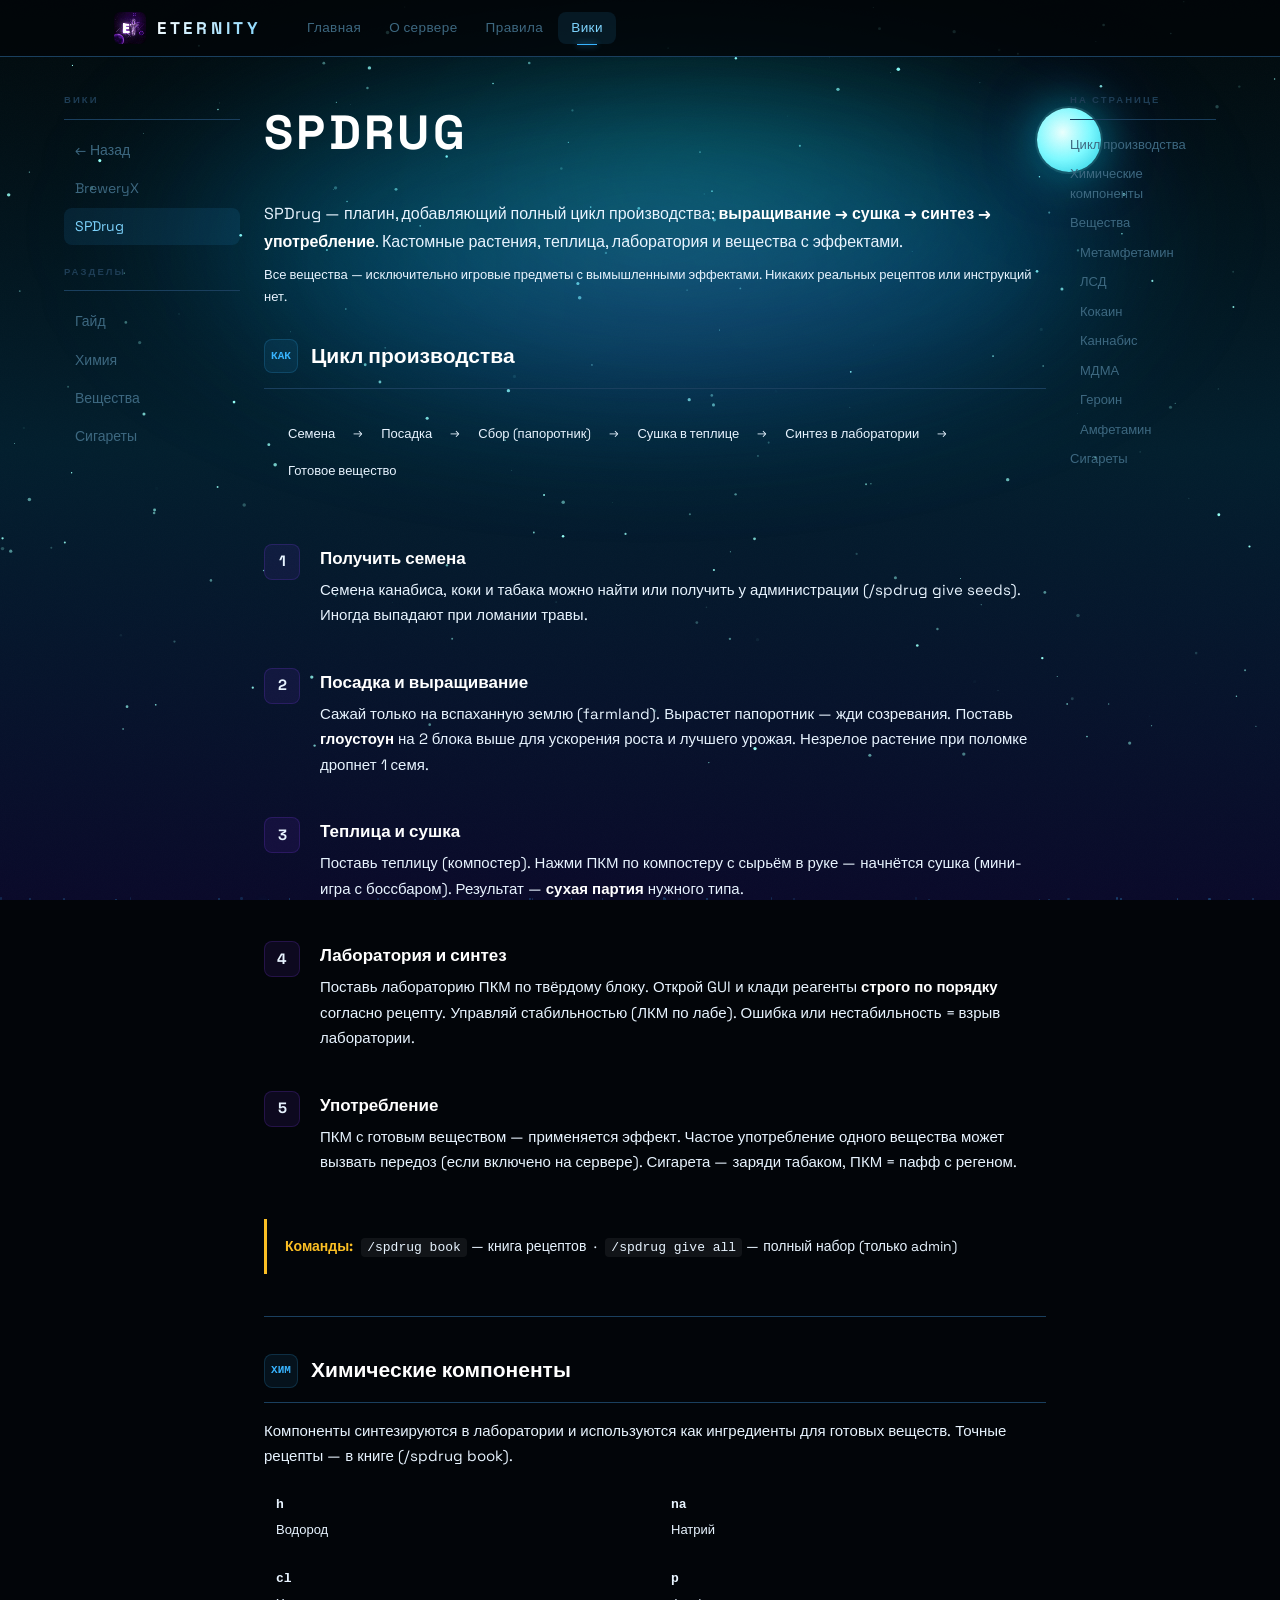
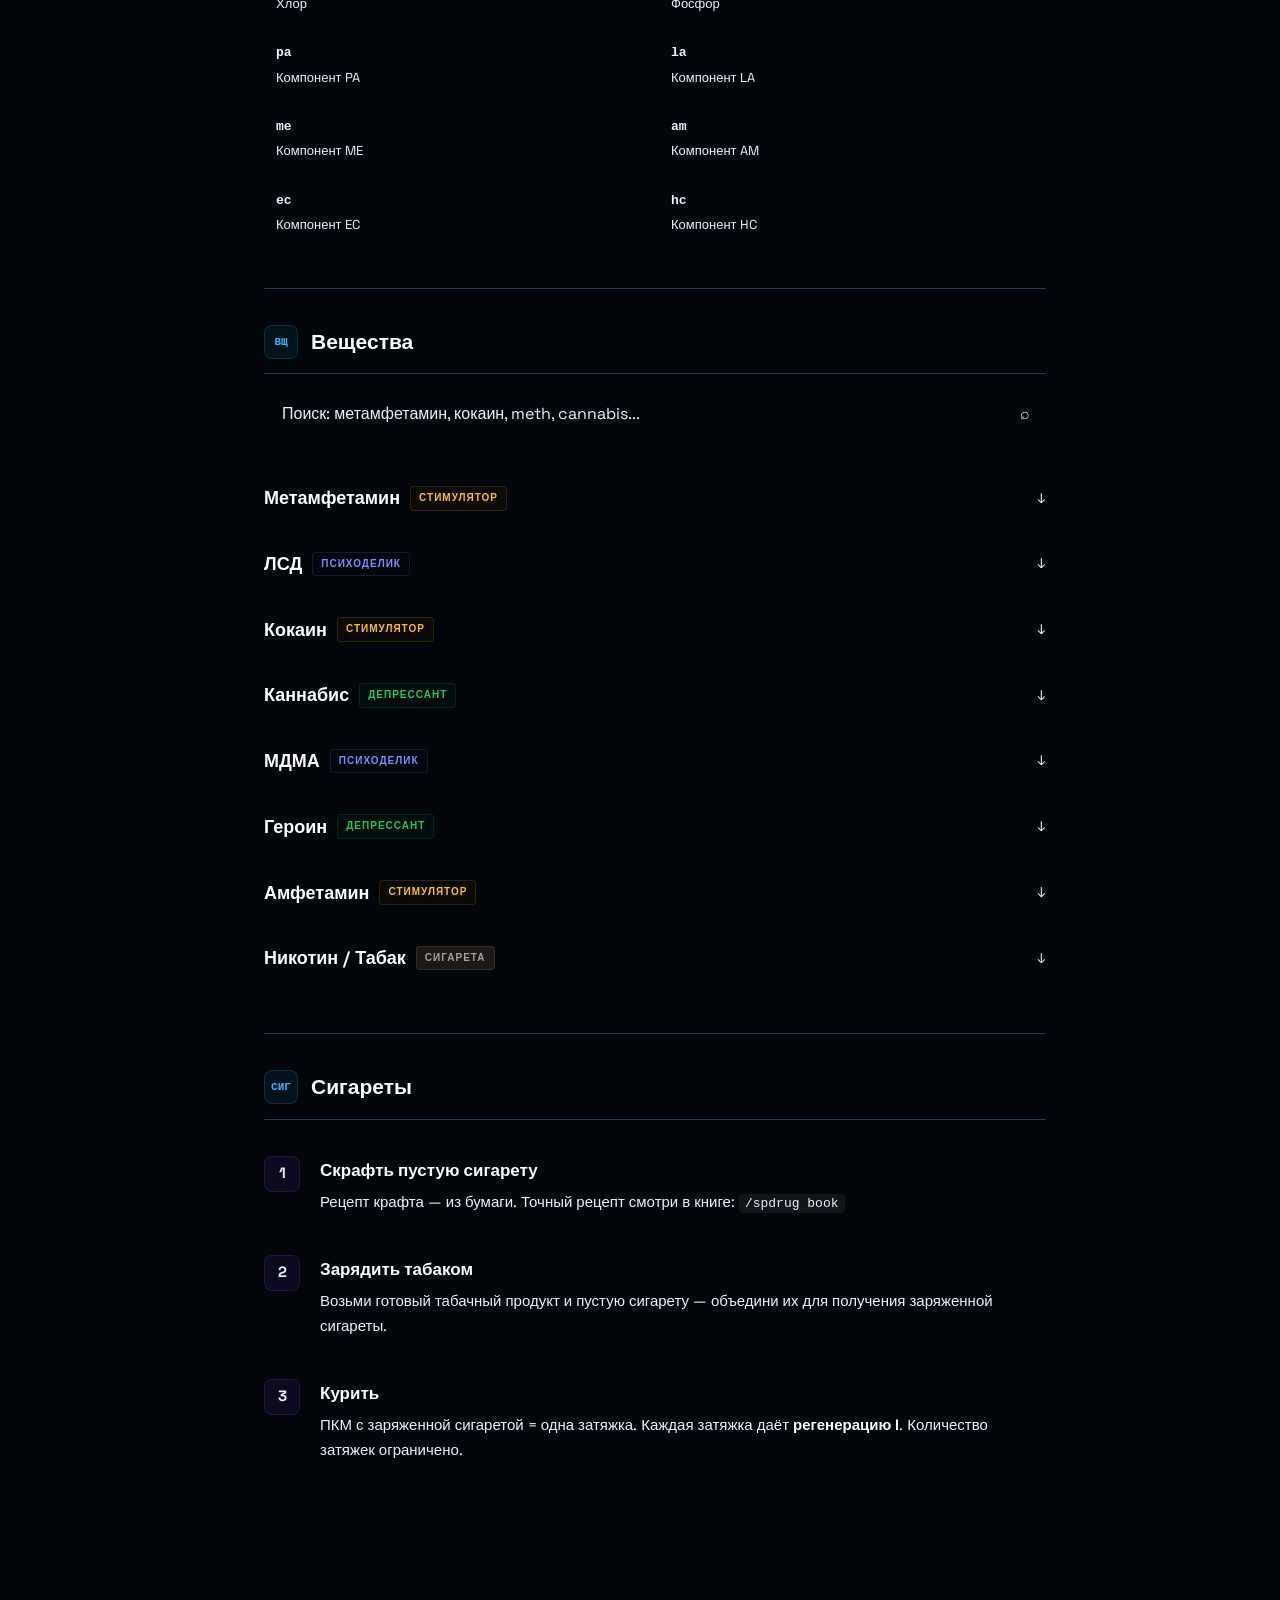
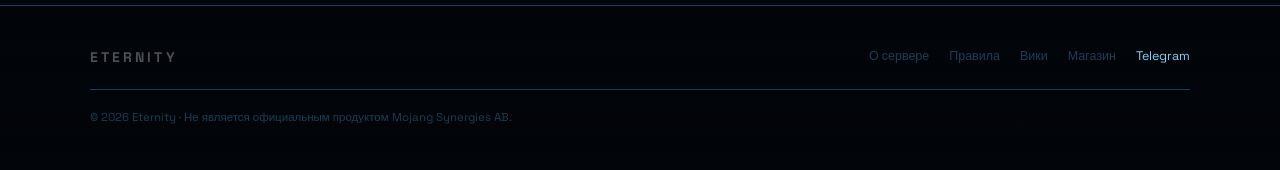
<file: wiki-spdrug.html>
<!DOCTYPE html>
<html lang="ru">
<head>
<meta charset="UTF-8"/>
<meta name="viewport" content="width=device-width,initial-scale=1.0"/>
<title>ETERNITY — Вики: SPDrug</title>
<link rel="preconnect" href="https://fonts.googleapis.com">
<link href="https://fonts.googleapis.com/css2?family=Space+Grotesk:wght@300;400;500;600;700;800;900&display=swap" rel="stylesheet">
<link rel="stylesheet" href="style.css"/>
<style>
.brew-step{display:flex;gap:20px;padding:20px 0;border-bottom:1px solid var(--border);align-items:flex-start}
.brew-step:first-of-type{border-top:1px solid var(--border)}
.brew-step-num{width:36px;height:36px;border-radius:8px;background:#7c3aed18;border:1px solid #7c3aed35;display:flex;align-items:center;justify-content:center;font-size:15px;font-weight:700;color:var(--acc4);flex-shrink:0}
.brew-step-body h4{font-size:17px;font-weight:600;color:#fff;margin-bottom:5px}
.brew-step-body p{font-size:15px;color:var(--txt2);line-height:1.7}
.wiki-search-wrap{position:relative;margin-bottom:28px}
.wiki-search{width:100%;background:var(--s1);border:1px solid var(--border);border-radius:10px;color:var(--txt);font-family:var(--fi);font-size:16px;padding:13px 48px 13px 18px;outline:none;transition:.15s}
.wiki-search:focus{border-color:var(--acc3);box-shadow:0 0 0 3px #7c3aed15}
.wiki-search::placeholder{color:var(--txt3)}
.wiki-search-icon{position:absolute;right:16px;top:50%;transform:translateY(-50%);color:var(--txt3);pointer-events:none;font-size:16px}
#search-empty{display:none;text-align:center;padding:28px 0;font-size:15px;color:var(--txt3)}
.recipe-grid{display:flex;flex-direction:column;gap:0}
.recipe-item{padding:18px 0;border-bottom:1px solid var(--border);transition:.15s;cursor:pointer}
.recipe-item:first-of-type{border-top:1px solid var(--border)}
.recipe-item.hidden{display:none}
.recipe-header{display:flex;align-items:center;justify-content:space-between;gap:12px;margin-bottom:0}
.recipe-header.open{margin-bottom:14px}
.recipe-name{font-size:18px;font-weight:600;color:#fff;display:flex;align-items:center;gap:10px;flex-wrap:wrap;transition:.15s}
.recipe-item:hover .recipe-name{color:var(--acc4)}
.recipe-badge{font-size:10px;font-weight:700;letter-spacing:.1em;text-transform:uppercase;padding:3px 8px;border-radius:4px;white-space:nowrap}
.badge-drug{background:#7f1d1d18;border:1px solid #f8717125;color:#f87171}
.badge-stim{background:#78350f18;border:1px solid #fbbf2425;color:#fbbf24}
.badge-psych{background:#1e1b4b18;border:1px solid #818cf825;color:#818cf8}
.badge-dep{background:#14532d18;border:1px solid #22c55e25;color:#22c55e}
.badge-smk{background:#1c1917;border:1px solid #78716c40;color:#a8a29e}
.recipe-arrow{color:var(--txt3);font-size:14px;transition:.2s;flex-shrink:0}
.recipe-item.open .recipe-arrow{transform:rotate(180deg);color:var(--acc4)}
.recipe-body{display:none;flex-direction:column;gap:14px}
.recipe-item.open .recipe-body{display:flex}
.recipe-col-title{font-size:11px;font-weight:700;letter-spacing:.16em;text-transform:uppercase;color:var(--txt3);margin-bottom:8px}
.recipe-props{display:flex;flex-direction:column;gap:0}
.rp-row{display:flex;justify-content:space-between;font-size:14px;padding:6px 0;border-bottom:1px solid var(--border)}
.rp-row:last-child{border-bottom:none}
.rp-k{color:var(--txt3)}
.rp-v{color:var(--txt);font-weight:500}
.recipe-effects{font-size:14px;color:var(--txt2);line-height:1.7;padding:12px 14px;background:var(--card);border:1px solid var(--border);border-radius:8px}
.recipe-effects strong{color:#f87171}
.drug-chain{display:flex;align-items:center;gap:8px;flex-wrap:wrap;font-size:14px;color:var(--txt2);margin-bottom:4px}
.drug-chain-step{background:var(--card);border:1px solid var(--border);border-radius:6px;padding:4px 10px;color:var(--txt);font-size:13px;white-space:nowrap}
.drug-chain-arrow{color:var(--txt3);font-size:12px}
.chem-grid{display:grid;grid-template-columns:repeat(2,1fr);gap:8px;margin-top:8px}
.chem-item{background:var(--card);border:1px solid var(--border);border-radius:6px;padding:10px 12px;font-size:13px}
.chem-id{font-weight:700;color:var(--acc4);margin-bottom:3px;font-family:monospace}
.chem-name{color:var(--txt2)}
</style>
</head>
<body>
<canvas id="world-bg"></canvas>
<div id="world-overlay-elems">
  <div class="wb-aurora wb-aur1"></div>
  <div class="wb-aurora wb-aur2"></div>
  <div class="wb-aurora wb-aur3"></div>
  <div class="wb-moon"><div class="wb-moon-shd"></div></div>
  <div id="wb-snow"></div>
</div>
<div class="bg-particles" id="particles"></div><style>
#world-bg{position:fixed;inset:0;width:100%;height:100%;z-index:0;pointer-events:none;}
#world-overlay-elems{position:fixed;inset:0;z-index:0;pointer-events:none;overflow:hidden;}

/* ── BLUE NETHER THEME ── warped forest: cyan + violet glow ── */
.wb-aurora{position:absolute;border-radius:50%;filter:blur(65px);mix-blend-mode:screen;}
.wb-aur1{width:85%;height:45%;top:3%;left:8%;background:radial-gradient(ellipse,rgba(0,255,225,.30) 0%,rgba(0,150,220,.16) 55%,transparent 70%);animation:wbaur1 10s ease-in-out infinite alternate;}
.wb-aur2{width:70%;height:35%;top:12%;left:18%;background:radial-gradient(ellipse,rgba(120,0,255,.22) 0%,rgba(0,140,255,.14) 55%,transparent 70%);animation:wbaur2 14s ease-in-out infinite alternate;}
.wb-aur3{width:55%;height:28%;top:6%;left:30%;background:radial-gradient(ellipse,rgba(0,255,220,.14) 0%,transparent 60%);animation:wbaur3 8s ease-in-out infinite alternate;}
@keyframes wbaur1{0%{transform:translateX(-6%) scaleY(.9) rotate(-3deg);opacity:.6}100%{transform:translateX(6%) scaleY(1.5) rotate(3deg);opacity:.9}}
@keyframes wbaur2{0%{transform:translateX(9%) scaleY(.8);opacity:.45}100%{transform:translateX(-9%) scaleY(1.6);opacity:.8}}
@keyframes wbaur3{0%{transform:scaleX(1) translateY(0);opacity:.35}100%{transform:scaleX(1.4) translateY(12%);opacity:.7}}

/* soul lantern — glowing cyan core instead of moon */
.wb-moon{position:absolute;top:12%;right:14%;width:64px;height:64px;border-radius:50%;overflow:hidden;background:radial-gradient(circle at 40% 38%,#eafffd,#7df9ff,#1ec8e0);box-shadow:0 0 0 2px rgba(150,255,250,.12),0 0 50px rgba(0,230,255,.55),0 0 120px rgba(100,0,255,.25);animation:wbmoon 6.5s ease-in-out infinite alternate;}
.wb-moon-shd{display:none}
@keyframes wbmoon{0%{box-shadow:0 0 40px rgba(0,230,255,.4),0 0 90px rgba(100,0,255,.18)}100%{box-shadow:0 0 70px rgba(0,230,255,.75),0 0 150px rgba(100,0,255,.35)}}

/* rising soul particles */
.wb-sp{position:absolute;border-radius:50%;background:radial-gradient(circle,rgba(170,255,250,.95),rgba(0,220,255,.15) 70%);box-shadow:0 0 6px rgba(0,230,255,.6);animation:wbsoul linear infinite;}
@keyframes wbsoul{0%{transform:translateY(0) translateX(0);opacity:0}10%{opacity:.9}90%{opacity:.4}100%{transform:translateY(-100vh) translateX(15px);opacity:0}}
</style>
<div class="wrap">

<nav class="nav">
  <div class="nav-inner">
    <a class="nav-logo" href="index.html"><img src="logo.png" alt=""><span class="nav-logo-text">ETERNITY</span></a>
    <div class="nav-links">
      <a class="nav-a" href="index.html">Главная</a>
      <a class="nav-a" href="about.html">О сервере</a>
      <a class="nav-a" href="rules.html">Правила</a>
      <a class="nav-a on" href="wiki.html">Вики</a>
    </div>
    <div class="nav-right" id="nav-right-auth">
      <!-- populated by auth script -->
    </div>
  </div>
</nav>

<div class="rules-layout">
  <aside class="rules-sidebar-left">
    <div class="sidebar-title">Вики</div>
    <nav class="sidebar-nav">
      <a href="wiki.html">← Назад</a>
      <a href="wiki-brewery.html">BreweryX</a>
      <a href="wiki-spdrug.html" class="active">SPDrug</a>
    </nav>
    <div style="margin-top:20px">
      <div class="sidebar-title">Разделы</div>
      <nav class="sidebar-nav">
        <a href="#guide">Гайд</a>
        <a href="#chemicals">Химия</a>
        <a href="#drugs">Вещества</a>
        <a href="#cigs">Сигареты</a>
      </nav>
    </div>
  </aside>

  <main class="rules-main">
    <h1 class="rules-page-title">SPDrug</h1>
    <p style="font-size:16px;color:var(--txt2);line-height:1.75;margin-bottom:8px">
      SPDrug — плагин, добавляющий полный цикл производства: <strong style="color:#fff">выращивание → сушка → синтез → употребление</strong>. Кастомные растения, теплица, лаборатория и вещества с эффектами.
    </p>
    <p style="font-size:13px;color:var(--txt3);margin-bottom:32px">
      Все вещества — исключительно игровые предметы с вымышленными эффектами. Никаких реальных рецептов или инструкций нет.
    </p>

    <!-- GUIDE -->
    <section class="rules-section" id="guide">
      <div class="rules-section-header">
        <div class="rules-section-num" style="font-size:11px">КАК</div>
        <h2>Цикл производства</h2>
      </div>

      <div class="drug-chain" style="margin-bottom:24px;padding:14px;background:var(--card);border:1px solid var(--border);border-radius:8px">
        <span class="drug-chain-step">Семена</span>
        <span class="drug-chain-arrow">→</span>
        <span class="drug-chain-step">Посадка</span>
        <span class="drug-chain-arrow">→</span>
        <span class="drug-chain-step">Сбор (папоротник)</span>
        <span class="drug-chain-arrow">→</span>
        <span class="drug-chain-step">Сушка в теплице</span>
        <span class="drug-chain-arrow">→</span>
        <span class="drug-chain-step">Синтез в лаборатории</span>
        <span class="drug-chain-arrow">→</span>
        <span class="drug-chain-step">Готовое вещество</span>
      </div>

      <div class="brew-step">
        <div class="brew-step-num">1</div>
        <div class="brew-step-body">
          <h4>Получить семена</h4>
          <p>Семена канабиса, коки и табака можно найти или получить у администрации (/spdrug give seeds). Иногда выпадают при ломании травы.</p>
        </div>
      </div>
      <div class="brew-step">
        <div class="brew-step-num">2</div>
        <div class="brew-step-body">
          <h4>Посадка и выращивание</h4>
          <p>Сажай только на вспаханную землю (farmland). Вырастет папоротник — жди созревания. Поставь <strong style="color:#fff">глоустоун</strong> на 2 блока выше для ускорения роста и лучшего урожая. Незрелое растение при поломке дропнет 1 семя.</p>
        </div>
      </div>
      <div class="brew-step">
        <div class="brew-step-num">3</div>
        <div class="brew-step-body">
          <h4>Теплица и сушка</h4>
          <p>Поставь теплицу (компостер). Нажми ПКМ по компостеру с сырьём в руке — начнётся сушка (мини-игра с боссбаром). Результат — <strong style="color:#fff">сухая партия</strong> нужного типа.</p>
        </div>
      </div>
      <div class="brew-step">
        <div class="brew-step-num">4</div>
        <div class="brew-step-body">
          <h4>Лаборатория и синтез</h4>
          <p>Поставь лабораторию ПКМ по твёрдому блоку. Открой GUI и клади реагенты <strong style="color:#fff">строго по порядку</strong> согласно рецепту. Управляй стабильностью (ЛКМ по лабе). Ошибка или нестабильность = взрыв лаборатории.</p>
        </div>
      </div>
      <div class="brew-step">
        <div class="brew-step-num">5</div>
        <div class="brew-step-body">
          <h4>Употребление</h4>
          <p>ПКМ с готовым веществом — применяется эффект. Частое употребление одного вещества может вызвать передоз (если включено на сервере). Сигарета — заряди табаком, ПКМ = пафф с регеном.</p>
        </div>
      </div>

      <div style="margin-top:24px;background:var(--card);border:1px solid var(--border);border-left:3px solid #fbbf24;border-radius:var(--radius);padding:16px 18px">
        <p style="font-size:14px;color:var(--txt2);margin:0">
          <strong style="color:#fbbf24">Команды:</strong>&nbsp;
          <code style="background:#ffffff10;padding:2px 6px;border-radius:4px;font-size:13px">/spdrug book</code> — книга рецептов &nbsp;·&nbsp;
          <code style="background:#ffffff10;padding:2px 6px;border-radius:4px;font-size:13px">/spdrug give all</code> — полный набор (только admin)
        </p>
      </div>
    </section>

    <div class="rules-divider"></div>

    <!-- CHEMICALS -->
    <section class="rules-section" id="chemicals">
      <div class="rules-section-header">
        <div class="rules-section-num" style="font-size:11px">ХИМ</div>
        <h2>Химические компоненты</h2>
      </div>
      <p style="font-size:15px;color:var(--txt2);margin-bottom:16px">Компоненты синтезируются в лаборатории и используются как ингредиенты для готовых веществ. Точные рецепты — в книге (/spdrug book).</p>
      <div class="chem-grid">
        <div class="chem-item"><div class="chem-id">h</div><div class="chem-name">Водород</div></div>
        <div class="chem-item"><div class="chem-id">na</div><div class="chem-name">Натрий</div></div>
        <div class="chem-item"><div class="chem-id">cl</div><div class="chem-name">Хлор</div></div>
        <div class="chem-item"><div class="chem-id">p</div><div class="chem-name">Фосфор</div></div>
        <div class="chem-item"><div class="chem-id">pa</div><div class="chem-name">Компонент PA</div></div>
        <div class="chem-item"><div class="chem-id">la</div><div class="chem-name">Компонент LA</div></div>
        <div class="chem-item"><div class="chem-id">me</div><div class="chem-name">Компонент ME</div></div>
        <div class="chem-item"><div class="chem-id">am</div><div class="chem-name">Компонент AM</div></div>
        <div class="chem-item"><div class="chem-id">ec</div><div class="chem-name">Компонент EC</div></div>
        <div class="chem-item"><div class="chem-id">hc</div><div class="chem-name">Компонент HC</div></div>
      </div>
    </section>

    <div class="rules-divider"></div>

    <!-- DRUGS -->
    <section class="rules-section" id="drugs">
      <div class="rules-section-header">
        <div class="rules-section-num" style="font-size:11px">ВЩ</div>
        <h2>Вещества</h2>
      </div>

      <div class="wiki-search-wrap">
        <input class="wiki-search" type="text" id="drug-search" placeholder="Поиск: метамфетамин, кокаин, meth, cannabis...">
        <span class="wiki-search-icon">⌕</span>
      </div>
      <div id="search-empty">Ничего не найдено</div>

      <div class="recipe-grid" id="drug-grid">

        <div class="recipe-item" data-search="метамфетамин метамф meth crystal">
          <div class="recipe-header">
            <div class="recipe-name">Метамфетамин <span class="recipe-badge badge-stim">Стимулятор</span></div>
            <span class="recipe-arrow">↓</span>
          </div>
          <div class="recipe-body">
            <div>
              <div class="recipe-col-title">Производство</div>
              <div class="recipe-props">
                <div class="rp-row"><span class="rp-k">ID</span><span class="rp-v">meth</span></div>
                <div class="rp-row"><span class="rp-k">Основа</span><span class="rp-v">Сухая партия + химия</span></div>
                <div class="rp-row"><span class="rp-k">Рецепт</span><span class="rp-v">В книге (/spdrug book)</span></div>
              </div>
            </div>
            <div class="recipe-effects">
              <strong>Эффекты:</strong> Скорость, ускорение добычи, сила — высокой интенсивности. Возможные негативные: тремор, слепота, урон при передозе.
            </div>
          </div>
        </div>

        <div class="recipe-item" data-search="лсд lsd кислота acid психоделик">
          <div class="recipe-header">
            <div class="recipe-name">ЛСД <span class="recipe-badge badge-psych">Психоделик</span></div>
            <span class="recipe-arrow">↓</span>
          </div>
          <div class="recipe-body">
            <div>
              <div class="recipe-col-title">Производство</div>
              <div class="recipe-props">
                <div class="rp-row"><span class="rp-k">ID</span><span class="rp-v">lsd</span></div>
                <div class="rp-row"><span class="rp-k">Основа</span><span class="rp-v">Химический синтез</span></div>
                <div class="rp-row"><span class="rp-k">Рецепт</span><span class="rp-v">В книге (/spdrug book)</span></div>
              </div>
            </div>
            <div class="recipe-effects">
              <strong>Эффекты:</strong> Визуальные искажения (nauseа, confusion), ночное зрение, случайные эффекты. Риск плохого трипа.
            </div>
          </div>
        </div>

        <div class="recipe-item" data-search="кокаин cocaine кока coca">
          <div class="recipe-header">
            <div class="recipe-name">Кокаин <span class="recipe-badge badge-stim">Стимулятор</span></div>
            <span class="recipe-arrow">↓</span>
          </div>
          <div class="recipe-body">
            <div>
              <div class="recipe-col-title">Производство</div>
              <div class="recipe-props">
                <div class="rp-row"><span class="rp-k">ID</span><span class="rp-v">cocaine</span></div>
                <div class="rp-row"><span class="rp-k">Основа</span><span class="rp-v">Сухая партия кока + химия</span></div>
                <div class="rp-row"><span class="rp-k">Тип сушки</span><span class="rp-v">cocaine</span></div>
                <div class="rp-row"><span class="rp-k">Рецепт</span><span class="rp-v">В книге (/spdrug book)</span></div>
              </div>
            </div>
            <div class="recipe-effects">
              <strong>Эффекты:</strong> Скорость, сила, регенерация — кратковременно. Негативные: слабость, урон по истечении.
            </div>
          </div>
        </div>

        <div class="recipe-item" data-search="каннабис конопля cannabis weed марихуана">
          <div class="recipe-header">
            <div class="recipe-name">Каннабис <span class="recipe-badge badge-dep">Депрессант</span></div>
            <span class="recipe-arrow">↓</span>
          </div>
          <div class="recipe-body">
            <div>
              <div class="recipe-col-title">Производство</div>
              <div class="recipe-props">
                <div class="rp-row"><span class="rp-k">ID</span><span class="rp-v">cannabis</span></div>
                <div class="rp-row"><span class="rp-k">Основа</span><span class="rp-v">Сухая партия канабиса / пшеница</span></div>
                <div class="rp-row"><span class="rp-k">Рецепт</span><span class="rp-v">В книге (/spdrug book)</span></div>
              </div>
            </div>
            <div class="recipe-effects">
              <strong>Эффекты:</strong> Замедление, голод, спутанность — с визуальными искажениями. Самый доступный продукт.
            </div>
          </div>
        </div>

        <div class="recipe-item" data-search="мдма mdma экстази ecstasy">
          <div class="recipe-header">
            <div class="recipe-name">МДМА <span class="recipe-badge badge-psych">Психоделик</span></div>
            <span class="recipe-arrow">↓</span>
          </div>
          <div class="recipe-body">
            <div>
              <div class="recipe-col-title">Производство</div>
              <div class="recipe-props">
                <div class="rp-row"><span class="rp-k">ID</span><span class="rp-v">mdma</span></div>
                <div class="rp-row"><span class="rp-k">Основа</span><span class="rp-v">Химический синтез</span></div>
                <div class="rp-row"><span class="rp-k">Рецепт</span><span class="rp-v">В книге (/spdrug book)</span></div>
              </div>
            </div>
            <div class="recipe-effects">
              <strong>Эффекты:</strong> Прыгучесть, скорость, регенерация. Визуальные вспышки. Передоз — урон.
            </div>
          </div>
        </div>

        <div class="recipe-item" data-search="героин heroin опиат opiate">
          <div class="recipe-header">
            <div class="recipe-name">Героин <span class="recipe-badge badge-dep">Депрессант</span></div>
            <span class="recipe-arrow">↓</span>
          </div>
          <div class="recipe-body">
            <div>
              <div class="recipe-col-title">Производство</div>
              <div class="recipe-props">
                <div class="rp-row"><span class="rp-k">ID</span><span class="rp-v">heroin</span></div>
                <div class="rp-row"><span class="rp-k">Основа</span><span class="rp-v">Химический синтез</span></div>
                <div class="rp-row"><span class="rp-k">Рецепт</span><span class="rp-v">В книге (/spdrug book)</span></div>
              </div>
            </div>
            <div class="recipe-effects">
              <strong>Эффекты:</strong> Регенерация, замедление, слабость. Один из самых сложных в производстве.
            </div>
          </div>
        </div>

        <div class="recipe-item" data-search="амфетамин amphetamine скорость speed">
          <div class="recipe-header">
            <div class="recipe-name">Амфетамин <span class="recipe-badge badge-stim">Стимулятор</span></div>
            <span class="recipe-arrow">↓</span>
          </div>
          <div class="recipe-body">
            <div>
              <div class="recipe-col-title">Производство</div>
              <div class="recipe-props">
                <div class="rp-row"><span class="rp-k">ID</span><span class="rp-v">amphetamine</span></div>
                <div class="rp-row"><span class="rp-k">Основа</span><span class="rp-v">Химический синтез</span></div>
                <div class="rp-row"><span class="rp-k">Рецепт</span><span class="rp-v">В книге (/spdrug book)</span></div>
              </div>
            </div>
            <div class="recipe-effects">
              <strong>Эффекты:</strong> Скорость, ускорение добычи, снятие голода — умеренно.
            </div>
          </div>
        </div>

        <div class="recipe-item" data-search="никотин nicotine табак tobacco сигарета cigarette">
          <div class="recipe-header">
            <div class="recipe-name">Никотин / Табак <span class="recipe-badge badge-smk">Сигарета</span></div>
            <span class="recipe-arrow">↓</span>
          </div>
          <div class="recipe-body">
            <div>
              <div class="recipe-col-title">Производство</div>
              <div class="recipe-props">
                <div class="rp-row"><span class="rp-k">ID</span><span class="rp-v">nicotine</span></div>
                <div class="rp-row"><span class="rp-k">Основа</span><span class="rp-v">Семена табака → сушка → сигарета</span></div>
                <div class="rp-row"><span class="rp-k">Тип сушки</span><span class="rp-v">tobacco</span></div>
              </div>
            </div>
            <div class="recipe-effects">
              <strong>Как использовать:</strong> Возьми пустую сигарету (крафт из бумаги) + табачный продукт → заряди. ПКМ заряженной сигаретой = 1 затяжка. Каждая затяжка даёт <strong>регенерацию I</strong> на короткое время. Ограниченное число затяжек.
            </div>
          </div>
        </div>

      </div>
    </section>

    <div class="rules-divider"></div>

    <section class="rules-section" id="cigs">
      <div class="rules-section-header">
        <div class="rules-section-num" style="font-size:11px">СИГ</div>
        <h2>Сигареты</h2>
      </div>
      <div class="brew-step">
        <div class="brew-step-num">1</div>
        <div class="brew-step-body">
          <h4>Скрафть пустую сигарету</h4>
          <p>Рецепт крафта — из бумаги. Точный рецепт смотри в книге: <code style="background:#ffffff10;padding:2px 6px;border-radius:4px;font-size:13px">/spdrug book</code></p>
        </div>
      </div>
      <div class="brew-step">
        <div class="brew-step-num">2</div>
        <div class="brew-step-body">
          <h4>Зарядить табаком</h4>
          <p>Возьми готовый табачный продукт и пустую сигарету — объедини их для получения заряженной сигареты.</p>
        </div>
      </div>
      <div class="brew-step">
        <div class="brew-step-num">3</div>
        <div class="brew-step-body">
          <h4>Курить</h4>
          <p>ПКМ с заряженной сигаретой = одна затяжка. Каждая затяжка даёт <strong style="color:#fff">регенерацию I</strong>. Количество затяжек ограничено.</p>
        </div>
      </div>
    </section>
  </main>

  <aside class="rules-sidebar-right">
    <div class="sidebar-title">На странице</div>
    <ul class="toc-list">
      <li><a href="#guide">Цикл производства</a></li>
      <li><a href="#chemicals">Химические компоненты</a></li>
      <li><a href="#drugs">Вещества</a></li>
      <li style="padding-left:10px"><a href="#drugs">Метамфетамин</a></li>
      <li style="padding-left:10px"><a href="#drugs">ЛСД</a></li>
      <li style="padding-left:10px"><a href="#drugs">Кокаин</a></li>
      <li style="padding-left:10px"><a href="#drugs">Каннабис</a></li>
      <li style="padding-left:10px"><a href="#drugs">МДМА</a></li>
      <li style="padding-left:10px"><a href="#drugs">Героин</a></li>
      <li style="padding-left:10px"><a href="#drugs">Амфетамин</a></li>
      <li><a href="#cigs">Сигареты</a></li>
    </ul>
  </aside>
</div>

<footer class="footer">
  <div class="footer-inner">
    <div class="footer-top">
      <div class="footer-logo">ETERNITY</div>
      <div class="footer-links">
        <a class="footer-link" href="about.html">О сервере</a>
        <a class="footer-link" href="rules.html">Правила</a>
        <a class="footer-link" href="wiki.html">Вики</a>
        <a class="footer-link" href="shop.html">Магазин</a>
        <a class="footer-link accent" href="https://t.me/Eternity11q_bot" target="_blank" rel="noopener">Telegram</a>
      </div>
    </div>
    <div class="footer-bottom">© 2026 Eternity · Не является официальным продуктом Mojang Synergies AB.</div>
  </div>
</footer>
</div>

<script>
document.querySelectorAll('.recipe-item').forEach(item => {
  item.querySelector('.recipe-header').addEventListener('click', () => {
    item.classList.toggle('open');
    item.querySelector('.recipe-header').classList.toggle('open');
  });
});
const searchInput = document.getElementById('drug-search');
const items = document.querySelectorAll('#drug-grid .recipe-item');
const empty = document.getElementById('search-empty');
searchInput.addEventListener('input', () => {
  const q = searchInput.value.toLowerCase().trim();
  let visible = 0;
  items.forEach(item => {
    const match = !q || item.dataset.search.includes(q) ||
      item.querySelector('.recipe-name').textContent.toLowerCase().includes(q);
    item.classList.toggle('hidden', !match);
    if (match) visible++;
  });
  empty.style.display = visible === 0 ? 'block' : 'none';
});
</script>
<script>(function(){const wrap=document.getElementById("particles");if(!wrap)return;for(let i=0;i<14;i++){const p=document.createElement("div");p.className="ptcl";p.style.cssText="left:"+Math.random()*100+"vw;bottom:0;animation:floatUp "+(8+Math.random()*14)+"s "+(Math.random()*12)+"s linear infinite;width:"+(1+Math.random()*2)+"px;height:"+(1+Math.random()*2)+"px;opacity:"+(0.2+Math.random()*0.4);wrap.appendChild(p);}})();</script>
<script>
(function(){
  const C=document.getElementById('world-bg');
  const ctx=C.getContext('2d');
  function resize(){C.width=innerWidth;C.height=innerHeight;}
  resize(); window.addEventListener('resize',resize);
  const stars=Array.from({length:220},()=>({
    x:Math.random(),y:Math.random()*.85,
    r:Math.random()*1.5+.3,
    base:Math.random()*.5+.3,
    phase:Math.random()*Math.PI*2,
    sp:Math.random()*.9+.3
  }));
  function loop(now){
    const t=now*.001, W=C.width, H=C.height;
    const grd=ctx.createLinearGradient(0,0,0,H);
    grd.addColorStop(0,'#020a0c');
    grd.addColorStop(.5,'#031f2e');
    grd.addColorStop(1,'#0a0a2a');
    ctx.fillStyle=grd; ctx.fillRect(0,0,W,H);
    stars.forEach(s=>{
      const a=s.base+Math.sin(t*s.sp+s.phase)*.4;
      ctx.beginPath();
      ctx.arc(s.x*W,s.y*H,s.r,0,Math.PI*2);
      ctx.fillStyle=`rgba(150,255,245,${Math.max(0,Math.min(1,a))})`;
      ctx.fill();
    });
    requestAnimationFrame(loop);
  }
  requestAnimationFrame(loop);
  // Snow
  const sw=document.getElementById('wb-snow');
  if(sw){for(let i=0;i<26;i++){const s=document.createElement('div');s.className='wb-sp';const sz=Math.random()*3+1.5;s.style.cssText=`width:${sz}px;height:${sz}px;left:${Math.random()*100}%;top:${100+Math.random()*10}%;animation-duration:${Math.random()*10+8}s;animation-delay:-${Math.random()*14}s;`;sw.appendChild(s);}}
  // Particles
  const pw=document.getElementById('particles');
  if(pw){for(let i=0;i<18;i++){const p=document.createElement('div');p.className='ptcl';p.style.cssText=`left:${Math.random()*100}vw;bottom:0;animation:floatUp ${8+Math.random()*14}s ${Math.random()*12}s linear infinite;width:${1+Math.random()*2}px;height:${1+Math.random()*2}px;opacity:${.3+Math.random()*.5}`;pw.appendChild(p);}}
})();
</script>
</body>
</html>
</file>
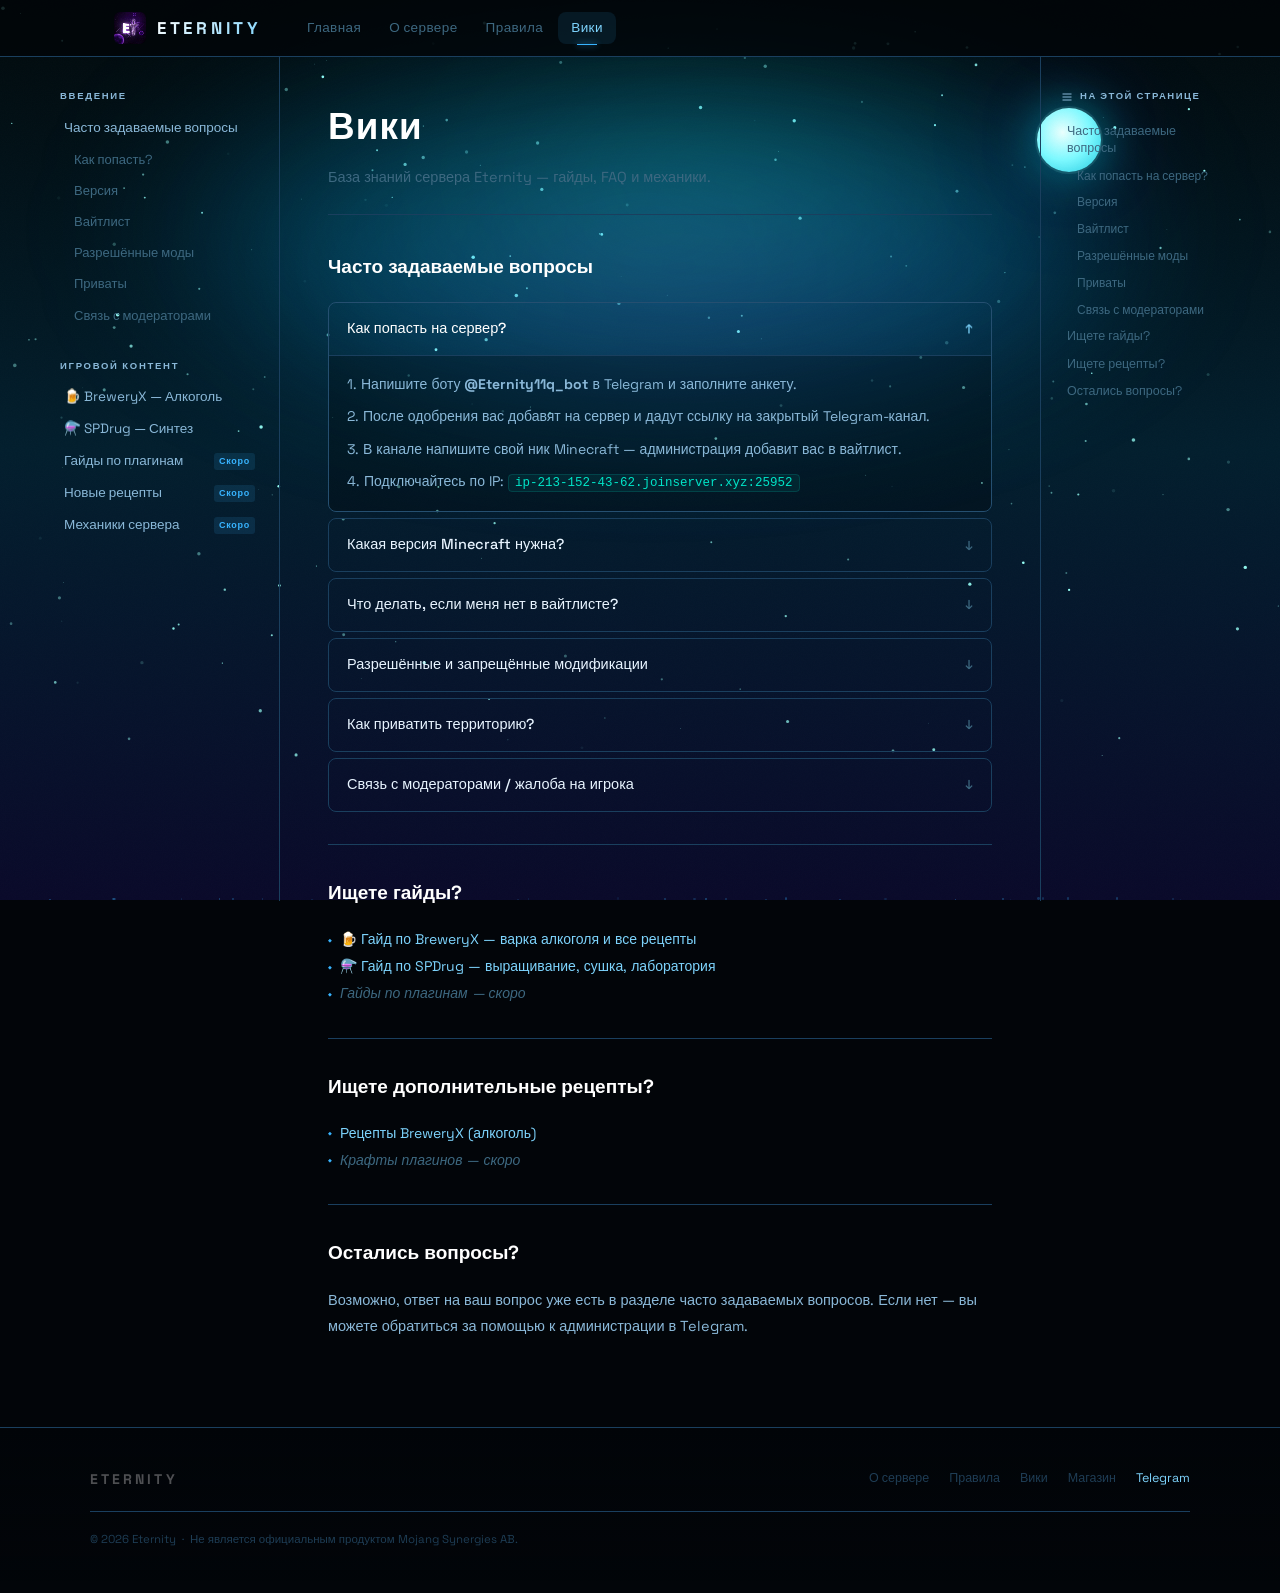
<file: wiki.html>
<!DOCTYPE html>
<html lang="ru">
<head>
<meta charset="UTF-8"/>
<meta name="viewport" content="width=device-width,initial-scale=1.0"/>
<title>ETERNITY — Вики</title>
<link rel="preconnect" href="https://fonts.googleapis.com">
<link href="https://fonts.googleapis.com/css2?family=Space+Grotesk:wght@300;400;500;600;700;800;900&display=swap" rel="stylesheet">
<link rel="stylesheet" href="style.css"/>
</head>
<body>
<canvas id="world-bg"></canvas>
<div id="world-overlay-elems">
  <div class="wb-aurora wb-aur1"></div>
  <div class="wb-aurora wb-aur2"></div>
  <div class="wb-aurora wb-aur3"></div>
  <div class="wb-moon"><div class="wb-moon-shd"></div></div>
  <div id="wb-snow"></div>
</div>
<div class="bg-particles" id="particles"></div><style>
#world-bg{position:fixed;inset:0;width:100%;height:100%;z-index:0;pointer-events:none;}
#world-overlay-elems{position:fixed;inset:0;z-index:0;pointer-events:none;overflow:hidden;}

/* ── BLUE NETHER THEME ── warped forest: cyan + violet glow ── */
.wb-aurora{position:absolute;border-radius:50%;filter:blur(65px);mix-blend-mode:screen;}
.wb-aur1{width:85%;height:45%;top:3%;left:8%;background:radial-gradient(ellipse,rgba(0,255,225,.30) 0%,rgba(0,150,220,.16) 55%,transparent 70%);animation:wbaur1 10s ease-in-out infinite alternate;}
.wb-aur2{width:70%;height:35%;top:12%;left:18%;background:radial-gradient(ellipse,rgba(120,0,255,.22) 0%,rgba(0,140,255,.14) 55%,transparent 70%);animation:wbaur2 14s ease-in-out infinite alternate;}
.wb-aur3{width:55%;height:28%;top:6%;left:30%;background:radial-gradient(ellipse,rgba(0,255,220,.14) 0%,transparent 60%);animation:wbaur3 8s ease-in-out infinite alternate;}
@keyframes wbaur1{0%{transform:translateX(-6%) scaleY(.9) rotate(-3deg);opacity:.6}100%{transform:translateX(6%) scaleY(1.5) rotate(3deg);opacity:.9}}
@keyframes wbaur2{0%{transform:translateX(9%) scaleY(.8);opacity:.45}100%{transform:translateX(-9%) scaleY(1.6);opacity:.8}}
@keyframes wbaur3{0%{transform:scaleX(1) translateY(0);opacity:.35}100%{transform:scaleX(1.4) translateY(12%);opacity:.7}}

/* soul lantern — glowing cyan core instead of moon */
.wb-moon{position:absolute;top:12%;right:14%;width:64px;height:64px;border-radius:50%;overflow:hidden;background:radial-gradient(circle at 40% 38%,#eafffd,#7df9ff,#1ec8e0);box-shadow:0 0 0 2px rgba(150,255,250,.12),0 0 50px rgba(0,230,255,.55),0 0 120px rgba(100,0,255,.25);animation:wbmoon 6.5s ease-in-out infinite alternate;}
.wb-moon-shd{display:none}
@keyframes wbmoon{0%{box-shadow:0 0 40px rgba(0,230,255,.4),0 0 90px rgba(100,0,255,.18)}100%{box-shadow:0 0 70px rgba(0,230,255,.75),0 0 150px rgba(100,0,255,.35)}}

/* rising soul particles */
.wb-sp{position:absolute;border-radius:50%;background:radial-gradient(circle,rgba(170,255,250,.95),rgba(0,220,255,.15) 70%);box-shadow:0 0 6px rgba(0,230,255,.6);animation:wbsoul linear infinite;}
@keyframes wbsoul{0%{transform:translateY(0) translateX(0);opacity:0}10%{opacity:.9}90%{opacity:.4}100%{transform:translateY(-100vh) translateX(15px);opacity:0}}
</style>
<div class="wrap">

<nav class="nav">
  <div class="nav-inner">
    <a class="nav-logo" href="index.html"><img src="logo.png" alt=""><span class="nav-logo-text">ETERNITY</span></a>
    <div class="nav-links">
      <a class="nav-a" href="index.html">Главная</a>
      <a class="nav-a" href="about.html">О сервере</a>
      <a class="nav-a" href="rules.html">Правила</a>
      <a class="nav-a on" href="wiki.html">Вики</a>
    </div>
    <div class="nav-right" id="nav-right-auth">
      <!-- populated by auth script -->
    </div>
  </div>
</nav>

<div class="wiki-layout">

  <!-- LEFT SIDEBAR -->
  <aside class="wiki-sidebar-left">

    <div class="wsl-group">
      <div class="wsl-group-title">Введение</div>
      <nav class="wsl-nav">
        <a href="#faq" class="wsl-link active">Часто задаваемые вопросы</a>
        <a href="#faq-join" class="wsl-link sub">Как попасть?</a>
        <a href="#faq-version" class="wsl-link sub">Версия</a>
        <a href="#faq-whitelist" class="wsl-link sub">Вайтлист</a>
        <a href="#faq-mods" class="wsl-link sub">Разрешённые моды</a>
        <a href="#faq-claim" class="wsl-link sub">Приваты</a>
        <a href="#faq-report" class="wsl-link sub">Связь с модераторами</a>
      </nav>
    </div>

    <div class="wsl-group">
      <div class="wsl-group-title">Игровой контент</div>
      <nav class="wsl-nav">
        <a href="wiki-brewery.html" class="wsl-link">🍺 BreweryX — Алкоголь</a>
        <a href="wiki-spdrug.html" class="wsl-link">⚗️ SPDrug — Синтез</a>
        <a href="#guides" class="wsl-link">
          Гайды по плагинам
          <span class="wsl-soon">Скоро</span>
        </a>
        <a href="#recipes" class="wsl-link">
          Новые рецепты
          <span class="wsl-soon">Скоро</span>
        </a>
        <a href="#mechanics" class="wsl-link">
          Механики сервера
          <span class="wsl-soon">Скоро</span>
        </a>
      </nav>
    </div>

  </aside>

  <!-- MAIN -->
  <main class="wiki-main">

    <div class="wiki-page-header">
      <h1 class="wiki-page-title">Вики</h1>
      <p class="wiki-page-lead">База знаний сервера Eternity — гайды, FAQ и механики.</p>
    </div>

    <!-- FAQ INTRO -->
    <section class="wiki-section" id="faq">
      <h2 class="wiki-h2">Часто задаваемые вопросы</h2>

      <div class="wiki-entry open" id="faq-join">
        <div class="wiki-entry-q" onclick="toggleEntry(this)">
          <span>Как попасть на сервер?</span>
          <span class="wiki-entry-arrow">↓</span>
        </div>
        <div class="wiki-entry-body">
          <p>1. Напишите боту <strong style="color:var(--acc4)">@Eternity11q_bot</strong> в Telegram и заполните анкету.</p>
          <p>2. После одобрения вас добавят на сервер и дадут ссылку на закрытый Telegram-канал.</p>
          <p>3. В канале напишите свой ник Minecraft — администрация добавит вас в вайтлист.</p>
          <p>4. Подключайтесь по IP: <code>ip-213-152-43-62.joinserver.xyz:25952</code></p>
        </div>
      </div>

      <div class="wiki-entry" id="faq-version">
        <div class="wiki-entry-q" onclick="toggleEntry(this)">
          <span>Какая версия Minecraft нужна?</span>
          <span class="wiki-entry-arrow">↓</span>
        </div>
        <div class="wiki-entry-body">
          <p>Сервер работает на Java Edition <strong>1.20 и выше</strong>. Убедитесь, что ваш клиент обновлён до актуальной версии.</p>
        </div>
      </div>

      <div class="wiki-entry" id="faq-whitelist">
        <div class="wiki-entry-q" onclick="toggleEntry(this)">
          <span>Что делать, если меня нет в вайтлисте?</span>
          <span class="wiki-entry-arrow">↓</span>
        </div>
        <div class="wiki-entry-body">
          <p>Убедитесь, что вы написали свой ник в Telegram-канале сервера. Если ник уже отправлен — обратитесь к администрации в личные сообщения.</p>
        </div>
      </div>

      <div class="wiki-entry" id="faq-mods">
        <div class="wiki-entry-q" onclick="toggleEntry(this)">
          <span>Разрешённые и запрещённые модификации</span>
          <span class="wiki-entry-arrow">↓</span>
        </div>
        <div class="wiki-entry-body">
          <p><strong style="color:#f87171">Запрещены:</strong> freecam, x-ray, entity outliner, bedrock miner и другие читы.</p>
          <p><strong style="color:var(--green2)">Разрешены:</strong> оптимизационные моды — OptiFine, Sodium, Iris и подобные. По вопросам о конкретном моде обращайтесь к модераторам.</p>
        </div>
      </div>

      <div class="wiki-entry" id="faq-claim">
        <div class="wiki-entry-q" onclick="toggleEntry(this)">
          <span>Как приватить территорию?</span>
          <span class="wiki-entry-arrow">↓</span>
        </div>
        <div class="wiki-entry-body">
          <p>Подробный гайд по приватам скоро появится в этом разделе. А пока — спросите в чате, кто-нибудь из игроков поможет.</p>
        </div>
      </div>

      <div class="wiki-entry" id="faq-report">
        <div class="wiki-entry-q" onclick="toggleEntry(this)">
          <span>Связь с модераторами / жалоба на игрока</span>
          <span class="wiki-entry-arrow">↓</span>
        </div>
        <div class="wiki-entry-body">
          <p>Подайте жалобу администрации в следующем формате:</p>
          <p><strong style="color:var(--txt)">Ситуация</strong> → <strong style="color:var(--txt)">Доказательства</strong> (скриншоты / ссылки) → <strong style="color:var(--txt)">Комментарий</strong> (по желанию).</p>
          <p>Полные правила подачи жалоб — в разделе <a href="rules.html#complaints" style="color:var(--acc4)">Правила</a>.</p>
        </div>
      </div>
    </section>

    <div class="wiki-divider"></div>

    <!-- LOOKING FOR GUIDES -->
    <section class="wiki-section" id="guides">
      <h2 class="wiki-h2">Ищете гайды?</h2>
      <ul class="wiki-link-list">
        <li><a href="wiki-brewery.html">🍺 Гайд по BreweryX — варка алкоголя и все рецепты</a></li>
        <li><a href="wiki-spdrug.html">⚗️ Гайд по SPDrug — выращивание, сушка, лаборатория</a></li>
        <li><span class="wiki-link-coming">Гайды по плагинам — скоро</span></li>
      </ul>
    </section>

    <div class="wiki-divider"></div>

    <!-- RECIPES -->
    <section class="wiki-section" id="recipes">
      <h2 class="wiki-h2">Ищете дополнительные рецепты?</h2>
      <ul class="wiki-link-list">
        <li><a href="wiki-brewery.html">Рецепты BreweryX (алкоголь)</a></li>
        <li><span class="wiki-link-coming">Крафты плагинов — скоро</span></li>
      </ul>
    </section>

    <div class="wiki-divider"></div>

    <!-- MECHANICS -->
    <section class="wiki-section" id="mechanics">
      <h2 class="wiki-h2">Остались вопросы?</h2>
      <p class="wiki-p">Возможно, ответ на ваш вопрос уже есть в разделе <a href="#faq" style="color:var(--acc4)">часто задаваемых вопросов</a>. Если нет — вы можете обратиться за помощью к <a href="https://t.me/Eternity11q_bot" target="_blank" style="color:var(--acc4)">администрации в Telegram</a>.</p>
    </section>

  </main>

  <!-- RIGHT TOC -->
  <aside class="wiki-sidebar-right">
    <div class="wsr-title">
      <svg width="12" height="12" viewBox="0 0 24 24" fill="none" stroke="currentColor" stroke-width="2"><line x1="3" y1="6" x2="21" y2="6"/><line x1="3" y1="12" x2="21" y2="12"/><line x1="3" y1="18" x2="21" y2="18"/></svg>
      На этой странице
    </div>
    <ul class="wsr-toc">
      <li><a href="#faq">Часто задаваемые вопросы</a></li>
      <li class="wsr-sub"><a href="#faq-join">Как попасть на сервер?</a></li>
      <li class="wsr-sub"><a href="#faq-version">Версия</a></li>
      <li class="wsr-sub"><a href="#faq-whitelist">Вайтлист</a></li>
      <li class="wsr-sub"><a href="#faq-mods">Разрешённые моды</a></li>
      <li class="wsr-sub"><a href="#faq-claim">Приваты</a></li>
      <li class="wsr-sub"><a href="#faq-report">Связь с модераторами</a></li>
      <li><a href="#guides">Ищете гайды?</a></li>
      <li><a href="#recipes">Ищете рецепты?</a></li>
      <li><a href="#mechanics">Остались вопросы?</a></li>
    </ul>
  </aside>

</div>

<footer class="footer">
  <div class="footer-inner">
    <div class="footer-top">
      <div class="footer-logo">ETERNITY</div>
      <div class="footer-links">
        <a class="footer-link" href="about.html">О сервере</a>
        <a class="footer-link" href="rules.html">Правила</a>
        <a class="footer-link" href="wiki.html">Вики</a>
        <a class="footer-link" href="shop.html">Магазин</a>
        <a class="footer-link accent" href="https://t.me/Eternity11q_bot" target="_blank" rel="noopener">Telegram</a>
      </div>
    </div>
    <div class="footer-bottom">© 2026 Eternity &nbsp;·&nbsp; Не является официальным продуктом Mojang Synergies AB.</div>
  </div>
</footer>

</div>

<script>
function toggleEntry(el) {
  el.closest('.wiki-entry').classList.toggle('open');
}

// Highlight active TOC item on scroll
const sections = document.querySelectorAll('[id]');
const tocLinks = document.querySelectorAll('.wsr-toc a');
window.addEventListener('scroll', () => {
  let current = '';
  sections.forEach(s => {
    if (window.scrollY >= s.offsetTop - 90) current = s.id;
  });
  tocLinks.forEach(a => {
    a.classList.toggle('active', a.getAttribute('href') === '#' + current);
  });
});

// Highlight active left sidebar link
const wslLinks = document.querySelectorAll('.wsl-link');
window.addEventListener('scroll', () => {
  let current = '';
  sections.forEach(s => {
    if (window.scrollY >= s.offsetTop - 90) current = s.id;
  });
  wslLinks.forEach(a => {
    const href = a.getAttribute('href');
    a.classList.toggle('active', href === '#' + current || href === window.location.pathname + '#' + current);
  });
});
</script>
<script>
(function(){
  document.addEventListener("click", function(e) {
    var a = e.target.closest("a");
    if (!a) return;
    var href = a.getAttribute("href");
    if (!href || href.startsWith("#") || href.startsWith("http") || href.startsWith("mailto") || a.target === "_blank") return;
    e.preventDefault();
    document.querySelector(".wrap").classList.add("page-transition-out");
    setTimeout(function(){ window.location.href = href; }, 320);
  });
})();
</script>
<script>(function(){const wrap=document.getElementById("particles");if(!wrap)return;for(let i=0;i<14;i++){const p=document.createElement("div");p.className="ptcl";p.style.cssText="left:"+Math.random()*100+"vw;bottom:0;animation:floatUp "+(8+Math.random()*14)+"s "+(Math.random()*12)+"s linear infinite;width:"+(1+Math.random()*2)+"px;height:"+(1+Math.random()*2)+"px;opacity:"+(0.2+Math.random()*0.4);wrap.appendChild(p);}})();</script>
<script>
(function(){
  const C=document.getElementById('world-bg');
  const ctx=C.getContext('2d');
  function resize(){C.width=innerWidth;C.height=innerHeight;}
  resize(); window.addEventListener('resize',resize);
  const stars=Array.from({length:220},()=>({
    x:Math.random(),y:Math.random()*.85,
    r:Math.random()*1.5+.3,
    base:Math.random()*.5+.3,
    phase:Math.random()*Math.PI*2,
    sp:Math.random()*.9+.3
  }));
  function loop(now){
    const t=now*.001, W=C.width, H=C.height;
    const grd=ctx.createLinearGradient(0,0,0,H);
    grd.addColorStop(0,'#020a0c');
    grd.addColorStop(.5,'#031f2e');
    grd.addColorStop(1,'#0a0a2a');
    ctx.fillStyle=grd; ctx.fillRect(0,0,W,H);
    stars.forEach(s=>{
      const a=s.base+Math.sin(t*s.sp+s.phase)*.4;
      ctx.beginPath();
      ctx.arc(s.x*W,s.y*H,s.r,0,Math.PI*2);
      ctx.fillStyle=`rgba(150,255,245,${Math.max(0,Math.min(1,a))})`;
      ctx.fill();
    });
    requestAnimationFrame(loop);
  }
  requestAnimationFrame(loop);
  // Snow
  const sw=document.getElementById('wb-snow');
  if(sw){for(let i=0;i<26;i++){const s=document.createElement('div');s.className='wb-sp';const sz=Math.random()*3+1.5;s.style.cssText=`width:${sz}px;height:${sz}px;left:${Math.random()*100}%;top:${100+Math.random()*10}%;animation-duration:${Math.random()*10+8}s;animation-delay:-${Math.random()*14}s;`;sw.appendChild(s);}}
  // Particles
  const pw=document.getElementById('particles');
  if(pw){for(let i=0;i<18;i++){const p=document.createElement('div');p.className='ptcl';p.style.cssText=`left:${Math.random()*100}vw;bottom:0;animation:floatUp ${8+Math.random()*14}s ${Math.random()*12}s linear infinite;width:${1+Math.random()*2}px;height:${1+Math.random()*2}px;opacity:${.3+Math.random()*.5}`;pw.appendChild(p);}}
})();
</script>
</body>
</html>
</file>
<file: style.css>
/* ═══════════════════════════════════════════════════════
   ETERNITY · MINECRAFT SERVER · REDESIGN 2026
   Palette: deep ocean · midnight snow · crystal caves · void
   ═══════════════════════════════════════════════════════ */

*,*::before,*::after{box-sizing:border-box;margin:0;padding:0}

:root {
  /* Core palette — drawn from the screenshots */
  --void:       #020509;
  --deep:       #030c14;
  --ocean:      #041525;
  --midnight:   #071e32;
  --surface:    #0a2540;
  --layer:      #0d2d4a;
  --raised:     #112f4e;

  /* Borders */
  --line:       #1a3f5e;
  --line2:      #254f70;
  --line3:      #2e6088;

  /* Accent — cold moonlight / bioluminescence */
  --moon:       #c8e6ff;
  --ice:        #7dd3fc;
  --glow:       #38b4ff;
  --neon:       #00e5c8;
  --aurora-g:   #00ffa3;
  --aurora-b:   #0055ff;
  --danger:     #ff4757;
  --warn:       #ffa502;

  /* Text */
  --t1:         #e8f4ff;
  --t2:         #8ab8d8;
  --t3:         #3d6880;
  --t4:         #1e3d55;

  /* Typography */
  --f-display:  'Space Grotesk', sans-serif;
  --f-body:     'Space Grotesk', sans-serif;

  --r: 8px;
  --r2: 14px;
}

html { scroll-behavior: smooth }

body {
  background: var(--void);
  color: var(--t1);
  font-family: var(--f-body);
  font-size: 16px;
  line-height: 1.65;
  min-height: 100vh;
  overflow-x: hidden;
}

a { color: inherit; text-decoration: none }

/* ═══════════════════════
   ANIMATED WORLD BG
   ═══════════════════════ */

/* Stars — replaced by animated canvas */
.bg-stars { display:none }

/* Aurora — replaced by animated canvas */
.bg-aurora { display:none }

/* Moon — replaced by animated canvas */
.bg-moon { display:none }

/* Light rays — replaced by animated canvas */
.bg-rays { display:none }
.ray { display:none }

/* Floating particles */
.bg-particles { position: fixed; inset: 0; z-index: 0; pointer-events: none }
.ptcl {
  position: absolute;
  width: 2px; height: 2px;
  border-radius: 50%;
  background: rgba(56,180,255,.5);
  animation: floatUp linear infinite;
}
@keyframes floatUp {
  0%   { transform: translateY(0) translateX(0);   opacity: 0 }
  10%  { opacity: .8 }
  90%  { opacity: .2 }
  100% { transform: translateY(-100vh) translateX(15px); opacity: 0 }
}

/* Noise texture */
body::after {
  content: '';
  position: fixed; inset: 0;
  background-image: url("data:image/svg+xml,%3Csvg viewBox='0 0 256 256' xmlns='http://www.w3.org/2000/svg'%3E%3Cfilter id='n'%3E%3CfeTurbulence type='fractalNoise' baseFrequency='.9' numOctaves='4' stitchTiles='stitch'/%3E%3C/filter%3E%3Crect width='100%25' height='100%25' filter='url(%23n)' opacity='1'/%3E%3C/svg%3E");
  background-size: 256px;
  opacity: .016;
  pointer-events: none; z-index: 0;
}

.wrap { position: relative; z-index: 1 }

/* ═══════════════════════
   NAV
   ═══════════════════════ */
.nav {
  position: sticky; top: 0; z-index: 100;
  background: rgba(2,5,9,.82);
  backdrop-filter: blur(28px) saturate(140%);
  border-bottom: 1px solid var(--line);
}
.nav-inner {
  max-width: 1100px; margin: 0 auto; padding: 0 24px;
  height: 56px; display: flex; align-items: center; gap: 0;
}
.nav-logo {
  display: flex; align-items: center; gap: 11px;
  font-size: 17px; font-weight: 800; color: #fff;
  letter-spacing: .22em; text-transform: uppercase;
  flex-shrink: 0; margin-right: 32px;
}
.nav-logo img {
  width: 32px; height: 32px; object-fit: cover;
  border-radius: 6px; image-rendering: pixelated;
}
.nav-logo-text {
  background: linear-gradient(135deg, #fff 0%, var(--ice) 100%);
  -webkit-background-clip: text; -webkit-text-fill-color: transparent;
  background-clip: text;
}
.nav-links { display: flex; gap: 2px; flex: 1 }
.nav-a {
  padding: 5px 13px; border-radius: var(--r);
  font-size: 13.5px; font-weight: 500; color: var(--t3);
  letter-spacing: .03em; transition: .15s; position: relative;
}
.nav-a:hover { color: var(--t2); background: rgba(255,255,255,.05) }
.nav-a.on { color: var(--ice); background: rgba(56,180,255,.1) }
.nav-a.on::after {
  content: '';
  position: absolute; bottom: -1px; left: 50%; transform: translateX(-50%);
  width: 20px; height: 1px;
  background: var(--glow);
  box-shadow: 0 0 6px var(--glow);
}
.nav-right { display: flex; align-items: center; gap: 8px; margin-left: auto }
.nav-pill {
  display: flex; align-items: center; gap: 7px;
  background: linear-gradient(135deg, rgba(56,180,255,.12), rgba(0,229,200,.07));
  border: 1px solid rgba(56,180,255,.25); border-radius: var(--r);
  padding: 6px 14px; font-size: 12.5px; font-weight: 600;
  color: var(--ice); letter-spacing: .05em; transition: .2s;
  text-transform: uppercase;
}
.nav-pill:hover {
  background: linear-gradient(135deg, rgba(56,180,255,.2), rgba(0,229,200,.12));
  border-color: rgba(56,180,255,.4);
  box-shadow: 0 0 16px rgba(56,180,255,.2);
}

/* ═══════════════════════
   HERO
   ═══════════════════════ */
.site-hero {
  min-height: 100vh;
  display: flex; align-items: center; justify-content: center;
  padding: 120px 24px 80px;
  position: relative; overflow: hidden;
}

/* Minecraft pixel grid overlay subtle */
.site-hero::before {
  content: '';
  position: absolute; inset: 0;
  background-image:
    linear-gradient(rgba(56,180,255,.025) 1px, transparent 1px),
    linear-gradient(90deg, rgba(56,180,255,.025) 1px, transparent 1px);
  background-size: 48px 48px;
  mask-image: radial-gradient(ellipse 80% 60% at 50% 50%, black 0%, transparent 70%);
  pointer-events: none;
}

/* Horizon glow */
.site-hero::after {
  content: '';
  position: absolute; bottom: 0; left: 0; right: 0; height: 35%;
  background: linear-gradient(to top,
    rgba(4,21,37,.9) 0%,
    rgba(0,229,200,.02) 50%,
    transparent 100%);
  pointer-events: none;
}

.site-hero-inner {
  position: relative; z-index: 1;
  max-width: 780px; text-align: center;
}

.hero-eyebrow {
  display: inline-flex; align-items: center; gap: 10px;
  font-size: 10px; font-weight: 700; letter-spacing: .3em;
  text-transform: uppercase; color: var(--neon);
  margin-bottom: 28px;
}
.hero-eyebrow::before, .hero-eyebrow::after {
  content: ''; flex: 1; width: 40px; height: 1px;
  background: linear-gradient(to right, transparent, var(--neon));
}
.hero-eyebrow::after {
  background: linear-gradient(to left, transparent, var(--neon));
}

.hero-title {
  font-size: clamp(3.5rem, 12vw, 8rem);
  font-weight: 900;
  line-height: .95;
  letter-spacing: .08em;
  text-transform: uppercase;
  margin-bottom: 28px;
  position: relative;
}
.hero-title-main {
  display: block;
  color: transparent;
  -webkit-text-stroke: 1.5px rgba(200,230,255,.6);
  position: relative;
}
.hero-title-fill {
  display: block;
  background: linear-gradient(180deg,
    #ffffff 0%,
    var(--moon) 30%,
    var(--ice) 65%,
    var(--glow) 100%);
  -webkit-background-clip: text; -webkit-text-fill-color: transparent;
  background-clip: text;
  position: absolute; inset: 0;
  text-shadow: none;
  filter: drop-shadow(0 0 40px rgba(56,180,255,.5));
}

.hero-tagline {
  display: flex; align-items: center; justify-content: center; gap: 16px;
  font-size: 12px; font-weight: 600; letter-spacing: .25em;
  text-transform: uppercase; color: var(--t3);
  margin-bottom: 24px;
}
.hero-dot { width: 3px; height: 3px; border-radius: 50%; background: var(--glow); flex-shrink: 0 }

.hero-desc {
  font-size: 16.5px; color: var(--t2); line-height: 1.85;
  max-width: 520px; margin: 0 auto 40px;
}

.hero-cta {
  display: flex; flex-wrap: wrap; gap: 12px;
  justify-content: center; margin-bottom: 48px;
}

/* IP block — like a Minecraft sign */
.ip-block {
  display: inline-flex; align-items: center; gap: 14px;
  background: rgba(7,30,50,.8);
  border: 1px solid var(--line2);
  border-top: 2px solid var(--line3);
  border-bottom: 2px solid rgba(0,0,0,.5);
  border-radius: 6px;
  padding: 12px 20px;
  cursor: pointer; transition: .2s;
  font-family: 'Courier New', monospace;
  position: relative; overflow: hidden;
}
.ip-block::before {
  content: '';
  position: absolute; inset: 0;
  background: linear-gradient(to bottom, rgba(255,255,255,.04) 0%, transparent 50%);
  pointer-events: none;
}
.ip-block:hover {
  border-color: var(--line3);
  box-shadow: 0 0 0 1px var(--line3), 0 0 20px rgba(56,180,255,.12);
}
.ip-label {
  font-size: 9px; font-weight: 700; letter-spacing: .2em;
  text-transform: uppercase; color: var(--neon);
  font-family: var(--f-body);
}
.ip-value {
  font-size: 13.5px; color: var(--t1); letter-spacing: .03em;
}
.ip-copy {
  color: var(--t3); transition: .15s;
}
.ip-block:hover .ip-copy { color: var(--ice) }

/* ═══════════════════════
   HOW TO JOIN
   ═══════════════════════ */
.steps-section {
  padding: 80px 24px;
  position: relative;
}
.steps-section::before {
  content: '';
  position: absolute; top: 0; left: 50%; transform: translateX(-50%);
  width: 1px; height: 60px;
  background: linear-gradient(to bottom, transparent, var(--line2));
}
.steps-inner { max-width: 700px; margin: 0 auto }

.section-chip {
  display: inline-block;
  font-size: 9.5px; font-weight: 700; letter-spacing: .28em;
  text-transform: uppercase; color: var(--neon);
  margin-bottom: 12px;
}
.section-heading {
  font-size: clamp(1.6rem, 4vw, 2.4rem);
  font-weight: 800; color: #fff;
  letter-spacing: .04em; margin-bottom: 44px;
  line-height: 1.1;
}

/* Timeline steps */
.steps-track {
  position: relative;
  display: flex; flex-direction: column; gap: 0;
}
.steps-track::before {
  content: '';
  position: absolute; left: 22px; top: 8px; bottom: 8px;
  width: 1px;
  background: linear-gradient(to bottom, var(--line2), var(--line2) 80%, transparent);
}
.step-item {
  display: grid; grid-template-columns: 44px 1fr;
  gap: 0 20px; padding: 0 0 36px;
  position: relative;
}
.step-item:last-child { padding-bottom: 0 }
.step-node {
  width: 44px; height: 44px; flex-shrink: 0;
  background: var(--ocean);
  border: 1px solid var(--line2);
  border-radius: 10px;
  display: flex; align-items: center; justify-content: center;
  font-size: 12px; font-weight: 800; color: var(--glow);
  letter-spacing: .04em;
  position: relative; z-index: 1;
  font-family: 'Courier New', monospace;
  transition: .25s;
}
.step-item:hover .step-node {
  background: rgba(56,180,255,.1);
  border-color: var(--glow);
  box-shadow: 0 0 14px rgba(56,180,255,.25);
}
.step-body { padding-top: 10px }
.step-title {
  font-size: 16px; font-weight: 700; color: #fff;
  margin-bottom: 5px; letter-spacing: .02em;
}
.step-desc { font-size: 14.5px; color: var(--t2); line-height: 1.7 }
.step-desc a { color: var(--neon); text-decoration: underline; text-underline-offset: 2px }

/* ═══════════════════════
   CONTENT / MAIN
   ═══════════════════════ */
.content { max-width: 900px; margin: 0 auto; padding: 40px 24px 80px }

/* Section divider header */
.sh {
  display: flex; align-items: center; gap: 14px;
  margin-bottom: 18px;
}
.sh span {
  font-size: 9.5px; font-weight: 700; letter-spacing: .25em;
  text-transform: uppercase; color: var(--t4);
  white-space: nowrap;
}
.sh::after {
  content: ''; flex: 1; height: 1px;
  background: linear-gradient(to right, var(--line), transparent);
}

/* NAV LINK ROWS */
.nav-links-list { display: flex; flex-direction: column; gap: 0 }
.nav-link-row {
  display: flex; align-items: center; justify-content: space-between;
  padding: 22px 0; border-bottom: 1px solid var(--line);
  color: var(--t1); transition: .2s;
}
.nav-link-row:first-child { border-top: 1px solid var(--line) }
.nav-link-row:hover { color: var(--ice); padding-left: 10px }
.nav-link-row:hover .nlr-arrow { color: var(--ice); transform: translateX(5px) }
.nlr-left { display: flex; flex-direction: column; gap: 4px }
.nlr-icon { font-size: 20px; margin-bottom: 6px }
.nlr-title { font-size: 20px; font-weight: 700; letter-spacing: .01em }
.nlr-desc { font-size: 14px; color: var(--t2) }
.nlr-arrow { color: var(--t4); font-size: 20px; transition: .2s; flex-shrink: 0 }

/* ═══════════════════════
   BUTTONS
   ═══════════════════════ */
.btn-primary, .btn-ghost {
  display: inline-flex; align-items: center; justify-content: center;
  min-height: 44px; border-radius: var(--r);
  padding: 0 22px; font-size: 14px; font-weight: 700;
  letter-spacing: .06em; text-transform: uppercase;
  transition: .2s; cursor: pointer; border: none;
}
.btn-primary {
  background: linear-gradient(135deg, var(--glow), #005bcc);
  color: #fff;
  box-shadow: 0 0 0 1px rgba(56,180,255,.2), 0 8px 24px rgba(0,91,204,.3);
}
.btn-primary:hover {
  transform: translateY(-2px);
  box-shadow: 0 0 0 1px rgba(56,180,255,.4), 0 12px 32px rgba(0,91,204,.5), 0 0 24px rgba(56,180,255,.25);
}
.btn-ghost {
  background: transparent;
  border: 1px solid var(--line2);
  color: var(--t2);
}
.btn-ghost:hover {
  border-color: var(--ice);
  color: var(--ice);
  box-shadow: 0 0 12px rgba(56,180,255,.12);
}

/* ═══════════════════════
   PAGE HERO (inner pages)
   ═══════════════════════ */
.page-hero {
  padding: 80px 24px 52px;
  position: relative; overflow: hidden;
  border-bottom: 1px solid var(--line);
}
.page-hero::before {
  content: ''; position: absolute; inset: 0;
  background:
    radial-gradient(ellipse 65% 50% at 50% 0%, rgba(0,91,204,.12) 0%, transparent 65%),
    radial-gradient(ellipse 40% 30% at 80% 50%, rgba(0,229,200,.04) 0%, transparent 55%);
  pointer-events: none;
}
.page-hero-inner { position: relative; z-index: 1; max-width: 900px; margin: 0 auto }
.page-kicker {
  display: inline-flex; align-items: center; gap: 8px;
  font-size: 9.5px; letter-spacing: .28em; text-transform: uppercase;
  color: var(--neon); margin-bottom: 18px;
  border: 1px solid rgba(0,229,200,.15);
  background: rgba(0,229,200,.05);
  padding: 4px 12px; border-radius: 20px;
}
.page-hero h1 {
  font-size: clamp(2.2rem, 7vw, 4.5rem);
  line-height: 1.0; color: #fff;
  letter-spacing: .07em; text-transform: uppercase;
  font-weight: 900; margin-bottom: 16px;
}
.page-lead {
  max-width: 540px; color: var(--t2); font-size: 16px; line-height: 1.8;
}
.page-actions {
  display: flex; flex-wrap: wrap; gap: 10px; margin-top: 24px;
}

/* ═══════════════════════
   STATS GRID
   ═══════════════════════ */
.stats {
  display: grid; grid-template-columns: repeat(4,1fr);
  gap: 10px; margin-bottom: 32px;
}
.stat {
  background: var(--ocean);
  border: 1px solid var(--line);
  border-top: 2px solid rgba(56,180,255,.2);
  border-radius: var(--r); padding: 22px 16px; text-align: center;
  transition: .2s;
}
.stat:hover {
  border-top-color: var(--glow);
  transform: translateY(-3px);
  box-shadow: 0 0 20px rgba(56,180,255,.08);
}
.stat strong {
  display: block; font-size: 28px; font-weight: 800; color: #fff;
  margin-bottom: 4px;
  background: linear-gradient(135deg, #fff, var(--ice));
  -webkit-background-clip: text; -webkit-text-fill-color: transparent; background-clip: text;
}
.stat span { font-size: 10px; letter-spacing: .18em; text-transform: uppercase; color: var(--t3) }

/* ═══════════════════════
   PROSE BLOCKS
   ═══════════════════════ */
.prose {
  background: var(--ocean);
  border: 1px solid var(--line);
  border-radius: var(--r); padding: 26px; margin-bottom: 14px;
  position: relative; overflow: hidden;
}
.prose::before {
  content: ''; position: absolute; top: 0; left: 0; right: 0; height: 2px;
  background: linear-gradient(90deg, transparent, rgba(56,180,255,.25), transparent);
}
.prose h3 { font-size: 20px; font-weight: 700; color: #fff; margin-bottom: 12px }
.prose p { color: var(--t2); font-size: 15.5px; line-height: 1.85; margin-bottom: 10px }
.prose p:last-child { margin-bottom: 0 }

/* ═══════════════════════
   RULES PAGE
   ═══════════════════════ */
.rules-layout {
  display: grid; grid-template-columns: 200px 1fr 170px;
  gap: 0; max-width: 1200px; margin: 0 auto;
  padding: 36px 24px 80px; align-items: start;
}
.rules-sidebar-left { position: sticky; top: 70px; padding-right: 24px }
.rules-sidebar-right { position: sticky; top: 70px; padding-left: 24px }
.sidebar-title {
  font-size: 9.5px; font-weight: 700; letter-spacing: .22em;
  text-transform: uppercase; color: var(--t4);
  margin-bottom: 12px; padding-bottom: 10px;
  border-bottom: 1px solid var(--line);
}
.sidebar-nav { display: flex; flex-direction: column; gap: 2px }
.sidebar-nav a {
  font-size: 14px; color: var(--t3); padding: 8px 11px;
  border-radius: var(--r); transition: .15s; line-height: 1.45;
}
.sidebar-nav a:hover { color: var(--t2); background: rgba(255,255,255,.04) }
.sidebar-nav a.active { color: var(--ice); background: rgba(56,180,255,.1) }
.toc-list { list-style: none; display: flex; flex-direction: column; gap: 4px }
.toc-list li a { font-size: 13px; color: var(--t3); line-height: 1.5; padding: 3px 0; display: block }
.toc-list li a:hover { color: var(--ice) }
.rules-main { min-width: 0 }
.rules-page-title {
  font-size: clamp(1.8rem, 5vw, 3rem); font-weight: 900; color: #fff;
  letter-spacing: .07em; text-transform: uppercase; margin-bottom: 28px;
}
.rules-notice {
  display: flex; gap: 14px;
  background: rgba(0,229,200,.04);
  border: 1px solid rgba(0,229,200,.15);
  border-left: 3px solid var(--neon);
  border-radius: var(--r); padding: 18px 20px; margin-bottom: 32px;
}
.rules-notice-icon { font-size: 16px; flex-shrink: 0; margin-top: 2px }
.rules-notice p { font-size: 14.5px; color: var(--t2); line-height: 1.7; margin: 0 }
.rules-section { margin-bottom: 42px }
.rules-section-header {
  display: flex; align-items: center; gap: 13px;
  margin-bottom: 16px; padding-bottom: 14px;
  border-bottom: 1px solid var(--line);
}
.rules-section-num {
  width: 34px; height: 34px;
  background: rgba(56,180,255,.08); border: 1px solid rgba(56,180,255,.18);
  border-radius: var(--r); display: flex; align-items: center; justify-content: center;
  font-size: 14px; font-weight: 800; color: var(--glow); flex-shrink: 0;
  font-family: 'Courier New', monospace;
}
.rules-section-header h2 { font-size: 21px; font-weight: 700; color: #fff }
.rule-item {
  display: grid; grid-template-columns: 54px 1fr;
  gap: 0; align-items: start; padding: 18px 0;
  border-bottom: 1px solid var(--line); transition: .2s;
}
.rule-item:first-of-type { border-top: 1px solid var(--line) }
.rule-item:hover { padding-left: 6px }
.rule-item:hover .rule-item-body h3 { color: var(--ice) }
.rule-item-num { font-size: 12px; font-weight: 800; color: var(--glow); padding-top: 4px; opacity: .6; font-family: 'Courier New', monospace }
.rule-item-body h3 { font-size: 16.5px; font-weight: 700; color: #fff; margin-bottom: 6px; transition: .15s }
.rule-item-body p { font-size: 14.5px; color: var(--t2); line-height: 1.68; margin-bottom: 8px }
.rule-item-body p:last-child { margin-bottom: 0 }
.rule-punishment {
  display: inline-flex; align-items: center; gap: 6px;
  font-size: 12px; font-weight: 600; letter-spacing: .03em;
  border-radius: 4px; padding: 4px 10px; margin-top: 2px;
}
.rule-punishment::before { content: ''; width: 4px; height: 4px; border-radius: 50%; flex-shrink: 0 }
.rule-punishment.warn { color: var(--warn); background: rgba(255,165,2,.08); border: 1px solid rgba(255,165,2,.2) }
.rule-punishment.warn::before { background: var(--warn) }
.rule-punishment.ban  { color: var(--danger); background: rgba(255,71,87,.08); border: 1px solid rgba(255,71,87,.2) }
.rule-punishment.ban::before  { background: var(--danger) }
.punishments-row { display: flex; flex-wrap: wrap; gap: 6px; margin-top: 8px }
.rules-divider { height: 1px; background: var(--line); margin: 36px 0 }

/* ═══════════════════════
   WIKI
   ═══════════════════════ */
.wiki-layout {
  display: grid; grid-template-columns: 240px 1fr 200px;
  gap: 0; max-width: 1200px; margin: 0 auto;
  min-height: calc(100vh - 56px);
}
.wiki-sidebar-left {
  position: sticky; top: 56px; height: calc(100vh - 56px);
  overflow-y: auto; padding: 32px 0 40px;
  border-right: 1px solid var(--line);
  scrollbar-width: thin; scrollbar-color: var(--line) transparent;
}
.wsl-group { margin-bottom: 28px; padding: 0 16px }
.wsl-group-title {
  font-size: 9.5px; font-weight: 700; letter-spacing: .18em;
  text-transform: uppercase; color: var(--t2) !important;
  margin-bottom: 8px; padding: 0 4px;
}
.wsl-nav { display: flex; flex-direction: column; gap: 1px }
.wsl-link {
  display: flex; align-items: center; justify-content: space-between;
  padding: 6px 8px; border-radius: var(--r);
  font-size: 13.5px; color: var(--t2); transition: .13s; line-height: 1.4;
}
.wsl-link:hover { background: rgba(255,255,255,.04); color: var(--t1) }
.wsl-link.active { background: rgba(56,180,255,.1); color: var(--ice) }
.wsl-link.sub { padding-left: 18px; font-size: 13px; color: var(--t3) }
.wsl-link.sub:hover, .wsl-link.sub.active { color: var(--ice); background: rgba(56,180,255,.07) }
.wsl-soon {
  font-size: 9px; font-weight: 700; letter-spacing: .08em;
  background: rgba(56,180,255,.12); color: var(--glow);
  border-radius: 3px; padding: 2px 5px; flex-shrink: 0;
}
.wiki-main { padding: 40px 48px 80px; min-width: 0 }
.wiki-page-header { margin-bottom: 36px; padding-bottom: 24px; border-bottom: 1px solid var(--line) }
.wiki-page-title { font-size: clamp(1.7rem, 3vw, 2.3rem); font-weight: 800; color: #fff; letter-spacing: .03em; margin-bottom: 8px }
.wiki-page-lead { font-size: 14.5px; color: var(--t3) }
.wiki-section { margin-bottom: 8px }
.wiki-h2 { font-size: 19px; font-weight: 700; color: #fff; margin-bottom: 20px }
.wiki-divider { height: 1px; background: var(--line); margin: 32px 0 }
.wiki-p { font-size: 14.5px; color: var(--t2); line-height: 1.75 }
.wiki-entry {
  border: 1px solid var(--line); border-radius: var(--r);
  margin-bottom: 6px; overflow: hidden; transition: border-color .15s; padding: 0;
}
.wiki-main .wiki-entry:first-of-type { border-top: 1px solid var(--line) }
.wiki-main .wiki-entry:hover { border-color: var(--line2) }
.wiki-main .wiki-entry.open { border-color: var(--line2) }
.wiki-main .wiki-entry-q {
  display: flex; align-items: center; justify-content: space-between;
  padding: 14px 18px; font-size: 14.5px; font-weight: 500; color: var(--t1);
  cursor: pointer; user-select: none; transition: color .13s, background .13s;
  gap: 12px; margin-bottom: 0;
}
.wiki-main .wiki-entry-q:hover { background: rgba(255,255,255,.03) }
.wiki-main .wiki-entry-q::after { display: none }
.wiki-main .wiki-entry.open .wiki-entry-q { color: #fff; border-bottom: 1px solid var(--line); background: none }
.wiki-entry-arrow { color: var(--t3); font-size: 13px; transition: transform .2s; flex-shrink: 0 }
.wiki-entry.open .wiki-entry-arrow { transform: rotate(180deg); color: var(--ice) }
.wiki-main .wiki-entry-body { display: none; padding: 16px 18px; background: rgba(0,0,0,.25) }
.wiki-main .wiki-entry.open .wiki-entry-body { display: block }
.wiki-main .wiki-entry-body p { font-size: 14px; color: var(--t2); line-height: 1.75; margin-bottom: 8px }
.wiki-main .wiki-entry-body p:last-child { margin-bottom: 0 }
.wiki-main .wiki-entry-body code {
  font-family: 'Courier New', monospace; font-size: 12.5px;
  color: var(--neon); background: rgba(0,229,200,.07);
  border: 1px solid rgba(0,229,200,.15); border-radius: 4px; padding: 1px 6px;
}
.wiki-link-list { list-style: none; display: flex; flex-direction: column; gap: 4px }
.wiki-link-list li { display: flex; align-items: center; gap: 8px; font-size: 14px }
.wiki-link-list li::before { content: '◆'; font-size: 5px; color: var(--glow); flex-shrink: 0 }
.wiki-link-list a { color: var(--ice); text-decoration: underline; text-underline-offset: 3px; text-decoration-color: transparent; transition: .13s }
.wiki-link-list a:hover { text-decoration-color: var(--ice) }
.wiki-link-coming { color: var(--t3); font-style: italic }
.wiki-cat-list { display: flex; flex-direction: column; gap: 0; margin-bottom: 10px }
.wiki-cat-row {
  display: flex; align-items: center; justify-content: space-between;
  padding: 18px 0; border-bottom: 1px solid var(--line);
  transition: .2s; cursor: pointer;
}
.wiki-cat-row:first-child { border-top: 1px solid var(--line) }
.wiki-cat-row:hover { padding-left: 8px }
.wiki-cat-row:hover .wc-title { color: var(--ice) }
.wiki-cat-row:hover .wc-arrow { color: var(--ice); transform: translateX(4px) }
.wc-left { display: flex; align-items: center; gap: 14px }
.wc-icon { font-size: 20px; width: 28px; text-align: center; flex-shrink: 0 }
.wc-title { font-size: 16.5px; font-weight: 600; color: #fff; transition: .15s; margin-bottom: 2px }
.wc-desc { font-size: 13.5px; color: var(--t2) }
.wc-arrow { color: var(--t4); font-size: 16px; transition: .2s; flex-shrink: 0 }
.coming-soon {
  display: inline-block; font-size: 9.5px; font-weight: 700;
  letter-spacing: .1em; text-transform: uppercase; color: var(--t4);
  background: var(--line); border-radius: 3px; padding: 2px 6px;
  margin-left: 8px; vertical-align: middle;
}
.wiki-sidebar-right {
  position: sticky; top: 56px; height: calc(100vh - 56px);
  overflow-y: auto; padding: 32px 16px 40px 20px;
  border-left: 1px solid var(--line);
  scrollbar-width: thin;
}
.wsr-title {
  display: flex; align-items: center; gap: 7px;
  font-size: 9.5px; font-weight: 700; letter-spacing: .16em;
  text-transform: uppercase; color: var(--t2); margin-bottom: 14px;
}
.wsr-toc { list-style: none; display: flex; flex-direction: column; gap: 2px }
.wsr-toc li a {
  display: block; font-size: 12.5px; color: var(--t3);
  padding: 4px 6px; border-radius: 5px; transition: .13s; line-height: 1.4;
}
.wsr-toc li a:hover { color: var(--t1); background: rgba(255,255,255,.04) }
.wsr-toc li a.active { color: var(--ice); background: rgba(56,180,255,.08) }
.wsr-toc .wsr-sub a { padding-left: 16px; font-size: 12px }
.wsr-toc .wsr-sub a:hover, .wsr-toc .wsr-sub a.active { color: var(--ice) }

/* ═══════════════════════
   SHOP
   ═══════════════════════ */
.layout {
  max-width: 1100px; margin: 0 auto; padding: 36px 24px 60px;
  display: grid; grid-template-columns: 1fr 300px; gap: 22px; align-items: start;
}
.rank-grid { display: grid; grid-template-columns: repeat(4,1fr); gap: 10px; margin-bottom: 28px }
.rcard {
  background: var(--ocean); border: 1px solid var(--line);
  border-radius: var(--r); cursor: pointer;
  transition: border-color .2s, transform .2s, box-shadow .2s;
  overflow: hidden; position: relative; display: flex; flex-direction: column;
}
.rcard:hover { transform: translateY(-4px) }
.rcard.sponsor { --rc:#6366f1; --rcl:#818cf8; --rcdim:rgba(99,102,241,.12) }
.rcard.elite   { --rc:#0d6efd; --rcl:#38b4ff; --rcdim:rgba(13,110,253,.12) }
.rcard.head    { --rc:#0891b2; --rcl:#22d3ee; --rcdim:rgba(8,145,178,.12) }
.rcard.champion{ --rc:#f59e0b; --rcl:#fbbf24; --rcdim:rgba(245,158,11,.12) }
.rcard:hover, .rcard.sel { border-color: var(--rc) !important }
.rcard.sel { box-shadow: 0 0 0 1px var(--rc), 0 14px 36px color-mix(in srgb, var(--rc) 18%, transparent) }
.rc-strip { height: 2px; background: linear-gradient(90deg, var(--rc), var(--rcl)); flex-shrink: 0 }
.rc-img {
  width: 100%; aspect-ratio: 1/1; background: linear-gradient(160deg, var(--rcdim), rgba(2,5,9,0));
  border-bottom: 1px solid var(--line);
  display: flex; align-items: center; justify-content: center;
  font-size: 10px; letter-spacing: .1em; color: var(--t3); text-transform: uppercase;
  position: relative; overflow: hidden;
}
.rc-img::after {
  content: ''; position: absolute; inset: 0;
  background: radial-gradient(ellipse 70% 60% at 50% 80%, color-mix(in srgb, var(--rc) 16%, transparent), transparent);
}
.rc-body { padding: 13px 13px 15px; flex: 1; display: flex; flex-direction: column }
.rc-tag {
  display: inline-block; font-size: 8.5px; font-weight: 700; letter-spacing: .12em;
  text-transform: uppercase; padding: 3px 7px; border-radius: 3px;
  background: var(--rcdim); color: var(--rcl); margin-bottom: 9px;
  border: 1px solid color-mix(in srgb, var(--rc) 30%, transparent);
}
.rc-name { font-size: 18px; font-weight: 800; color: var(--rcl); margin-bottom: 2px; letter-spacing: .04em }
.rc-price { font-size: 14.5px; color: #fff; font-weight: 600 }
.rc-price em { font-style: normal; font-size: 10px; color: var(--t3); font-weight: 400 }
.rc-tick {
  position: absolute; top: 9px; right: 9px; width: 17px; height: 17px;
  border-radius: 50%; background: var(--rc); color: #fff; font-size: 8px; font-weight: 700;
  display: none; align-items: center; justify-content: center;
}
.rcard.sel .rc-tick { display: flex }
.rc-tooltip {
  position: absolute; inset: 0; background: color-mix(in srgb, var(--void) 93%, var(--rc) 7%);
  border-radius: var(--r); padding: 14px;
  display: flex; flex-direction: column; justify-content: center;
  opacity: 0; pointer-events: none; transition: opacity .2s; z-index: 10;
}
.rcard:hover .rc-tooltip { opacity: 1; pointer-events: auto }
.tooltip-title {
  font-size: 11px; font-weight: 700; color: var(--rcl);
  letter-spacing: .1em; text-transform: uppercase;
  margin-bottom: 10px; padding-bottom: 9px; border-bottom: 1px solid var(--line2);
}
.tooltip-list { list-style: none; display: flex; flex-direction: column; gap: 6px }
.tooltip-list li { display: flex; align-items: flex-start; gap: 7px; font-size: 12px; color: var(--t2); line-height: 1.4 }
.tooltip-list li::before { content: ''; width: 4px; height: 4px; border-radius: 50%; background: var(--rcl); flex-shrink: 0; margin-top: 4px }
.tooltip-select {
  margin-top: 12px; padding: 8px; border-radius: var(--r);
  background: var(--rc); border: none; color: #fff;
  font-family: var(--f-body); font-size: 12px; font-weight: 600;
  cursor: pointer; transition: .15s; letter-spacing: .04em;
}
.tooltip-select:hover { opacity: .85 }
.dgrid { display: grid; grid-template-columns: repeat(4,1fr); gap: 8px; margin-bottom: 28px }
.dbtn {
  background: var(--ocean); border: 1px solid var(--line);
  border-radius: var(--r2); padding: 14px 6px; text-align: center;
  cursor: pointer; transition: .15s; position: relative;
}
.dbtn:hover { border-color: var(--line2) }
.dbtn.on { border-color: var(--glow) !important; background: rgba(7,30,50,.6); box-shadow: inset 0 0 0 1px rgba(56,180,255,.15) }
.dnum { font-size: 22px; font-weight: 800; color: var(--t1); display: block; margin-bottom: 2px }
.dlabel { font-size: 12px; color: var(--t3) }
.dsave { position: absolute; top: -7px; right: 5px; font-size: 9px; font-weight: 700; letter-spacing: .05em; background: var(--neon); color: #000; padding: 2px 5px; border-radius: 3px; display: none }
.dbtn.hs .dsave { display: block }
.flabel { display: block; font-size: 10.5px; font-weight: 700; letter-spacing: .14em; text-transform: uppercase; color: var(--t3); margin-bottom: 7px }
.ninput {
  width: 100%; background: var(--deep); border: 1px solid var(--line);
  border-radius: var(--r); color: var(--t1); font-family: var(--f-body);
  font-size: 14.5px; padding: 11px 13px; outline: none; transition: .15s;
}
.ninput:focus { border-color: var(--glow); box-shadow: 0 0 0 3px rgba(56,180,255,.1) }
.ninput::placeholder { color: var(--t4) }
.sidebar { position: sticky; top: 68px; display: flex; flex-direction: column; gap: 12px }
.scard { background: var(--ocean); border: 1px solid var(--line); border-radius: var(--r); overflow: hidden }
.scard-head { padding: 12px 16px; border-bottom: 1px solid var(--line); font-size: 9.5px; font-weight: 700; letter-spacing: .22em; text-transform: uppercase; color: var(--t4) }
.scard-body { padding: 16px }
.srow { display: flex; justify-content: space-between; align-items: center; padding: 7px 0; border-bottom: 1px solid var(--line); font-size: 14px }
.srow:last-of-type { border-bottom: none }
.srow .k { color: var(--t3) }
.srow .v { color: var(--t1); font-weight: 500 }
.sempty { font-size: 14px; color: var(--t3); text-align: center; padding: 4px 0 6px }
.price-block { display: flex; justify-content: space-between; align-items: baseline; padding-top: 12px; margin-top: 8px; border-top: 1px solid var(--line2) }
.price-lbl { font-size: 10.5px; text-transform: uppercase; letter-spacing: .1em; color: var(--t3) }
.price-num { font-size: 26px; font-weight: 800; color: #fff }
.paybtn {
  display: block; width: 100%; margin-top: 12px; padding: 13px;
  background: linear-gradient(135deg, var(--glow), #0048c4);
  border: none; border-radius: var(--r); color: #fff;
  font-family: var(--f-body); font-size: 13px; font-weight: 800;
  letter-spacing: .12em; text-transform: uppercase; cursor: pointer; transition: .2s;
}
.paybtn:hover:not(:disabled) {
  background: linear-gradient(135deg, #5ccfff, var(--glow));
  transform: translateY(-1px);
  box-shadow: 0 8px 24px rgba(56,180,255,.3);
}
.paybtn:disabled { opacity: .3; cursor: not-allowed }
.trust-rows { padding: 13px 16px; display: flex; flex-direction: column; gap: 8px }
.trow { display: flex; align-items: center; gap: 8px; font-size: 12.5px; color: var(--t3) }
.ticon { width: 18px; height: 18px; border-radius: 4px; display: flex; align-items: center; justify-content: center; font-size: 9px; flex-shrink: 0; font-weight: 700 }
.tg { background: rgba(0,229,200,.1); color: var(--neon) }
.tp { background: rgba(56,180,255,.1); color: var(--ice) }

/* ═══════════════════════
   MODAL
   ═══════════════════════ */
.modal-bg {
  position: fixed; inset: 0;
  background: rgba(0,0,0,.88); backdrop-filter: blur(14px);
  z-index: 200; display: none; align-items: center; justify-content: center; padding: 20px;
}
.modal-bg.open { display: flex }
.modal {
  background: linear-gradient(160deg, var(--midnight), var(--deep));
  border: 1px solid var(--line2); border-radius: var(--r2); padding: 36px 30px;
  max-width: 400px; width: 100%;
  box-shadow: 0 40px 80px rgba(0,0,0,.8), 0 0 0 1px rgba(56,180,255,.1), 0 0 60px rgba(0,91,204,.05);
  animation: mpop .25s cubic-bezier(.34,1.56,.64,1);
}
@keyframes mpop { from { transform: scale(.92) translateY(12px); opacity: 0 } to { transform: none; opacity: 1 } }
.modal-icon {
  width: 46px; height: 46px;
  background: linear-gradient(135deg, rgba(0,40,90,.8), rgba(4,21,37,.9));
  border: 1px solid rgba(56,180,255,.2); border-radius: 10px;
  display: flex; align-items: center; justify-content: center;
  font-size: 18px; margin-bottom: 14px;
}
.modal h2 { font-size: 18px; font-weight: 800; letter-spacing: .04em; color: #fff; margin-bottom: 8px }
.modal p { font-size: 14.5px; color: var(--t2); line-height: 1.75; margin-bottom: 22px }
.modal-btns { display: flex; gap: 9px }
.mbtn-c { flex: 1; background: var(--deep); border: 1px solid var(--line); border-radius: var(--r); color: var(--t2); font-family: var(--f-body); font-size: 14px; padding: 11px; cursor: pointer; transition: .15s }
.mbtn-c:hover { border-color: var(--line2); color: var(--t1) }
.mbtn-g { flex: 2; background: linear-gradient(135deg, var(--glow), #0048c4); border: none; border-radius: var(--r); color: #fff; font-family: var(--f-body); font-size: 14px; font-weight: 700; letter-spacing: .06em; padding: 11px; cursor: pointer; transition: .15s }
.mbtn-g:hover { opacity: .9; transform: translateY(-1px) }

/* ═══════════════════════
   TOAST
   ═══════════════════════ */
.toast {
  position: fixed; bottom: 24px; left: 50%;
  transform: translateX(-50%) translateY(70px);
  background: var(--midnight); border: 1px solid var(--line2);
  border-radius: var(--r); padding: 10px 18px;
  font-size: 13.5px; color: var(--t1); white-space: nowrap;
  z-index: 300; transition: .3s cubic-bezier(.34,1.56,.64,1);
  box-shadow: 0 8px 24px rgba(0,0,0,.5);
}
.toast.show { transform: translateX(-50%) translateY(0) }

/* ═══════════════════════
   FOOTER
   ═══════════════════════ */
.footer {
  border-top: 1px solid var(--line);
  padding: 40px 24px 32px;
  margin-top: auto;
  background: linear-gradient(to bottom, transparent, rgba(2,5,9,.6));
}
.footer-inner { max-width: 1100px; margin: 0 auto; display: flex; flex-direction: column; gap: 20px }
.footer-top { display: flex; align-items: flex-start; justify-content: space-between; gap: 24px }
.footer-logo {
  font-size: 14px; font-weight: 800; letter-spacing: .22em;
  text-transform: uppercase; color: rgba(255,255,255,.3);
}
.footer-links { display: flex; gap: 20px; flex-wrap: wrap }
.footer-link { font-size: 12.5px; color: var(--t4); transition: .15s }
.footer-link:hover { color: var(--t2) }
.footer-link.accent { color: var(--ice) }
.footer-bottom { font-size: 11.5px; color: var(--t4); border-top: 1px solid var(--line); padding-top: 18px }

/* ═══════════════════════
   ABOUT
   ═══════════════════════ */
.about-lead { font-size: 16.5px; color: var(--t2); line-height: 1.9; max-width: 760px; margin-bottom: 44px }
.about-lead strong { color: var(--t1); font-weight: 600 }
.about-features { display: grid; grid-template-columns: repeat(3,1fr); gap: 12px; margin-bottom: 44px }
.af-item {
  border-top: 2px solid var(--glow); padding: 20px 0 0;
  display: flex; flex-direction: column; gap: 6px;
}
.af-title { font-size: 14.5px; font-weight: 700; color: #fff }
.af-desc { font-size: 13.5px; color: var(--t2); line-height: 1.65 }
.about-section-title { font-size: clamp(1.2rem, 2.5vw, 1.6rem); font-weight: 800; color: #fff; margin-bottom: 22px; letter-spacing: .02em }
.builds-list { display: flex; flex-direction: column; gap: 0 }
.build-row { display: grid; grid-template-columns: 1fr 1fr; gap: 32px; align-items: center; padding: 40px 0; border-bottom: 1px solid var(--line) }
.build-row:first-child { border-top: 1px solid var(--line) }
.build-row.reverse { direction: rtl }
.build-row.reverse > * { direction: ltr }
.build-img { width: 100%; aspect-ratio: 16/9; border-radius: var(--r); object-fit: cover; border: 1px solid var(--line); background: var(--ocean); image-rendering: pixelated }
.build-img-placeholder { width: 100%; aspect-ratio: 16/9; border-radius: var(--r); background: var(--ocean); border: 1px dashed var(--line2); display: flex; flex-direction: column; align-items: center; justify-content: center; gap: 8px; color: var(--t3); font-size: 13px }
.build-img-placeholder span { font-size: 28px; opacity: .4 }
.build-num { font-size: 10.5px; font-weight: 700; letter-spacing: .22em; text-transform: uppercase; color: var(--glow); margin-bottom: 8px; font-family: 'Courier New', monospace }
.build-title { font-size: 21px; font-weight: 700; color: #fff; margin-bottom: 10px }
.build-desc { font-size: 14.5px; color: var(--t2); line-height: 1.78 }
.coming-builds { margin-top: 28px; padding: 20px 24px; background: var(--ocean); border: 1px solid var(--line); border-radius: var(--r) }
.coming-builds-title { font-size: 12px; font-weight: 700; letter-spacing: .16em; text-transform: uppercase; color: var(--t3); margin-bottom: 12px }
.coming-builds-list { display: flex; flex-wrap: wrap; gap: 8px }
.coming-tag { display: inline-flex; align-items: center; gap: 6px; font-size: 13.5px; color: var(--t2); padding: 6px 12px; background: var(--deep); border: 1px solid var(--line); border-radius: 6px }
.coming-tag::before { content: ''; width: 4px; height: 4px; border-radius: 50%; background: var(--t4); flex-shrink: 0 }

/* ═══════════════════════
   AUTH / PROFILE
   ═══════════════════════ */
.nav-auth-btn {
  display: flex; align-items: center; gap: 7px;
  background: var(--ocean); border: 1px solid var(--line);
  border-radius: var(--r); padding: 5px 12px 5px 7px;
  font-size: 12.5px; font-weight: 500; color: var(--t2);
  transition: .15s; cursor: pointer; font-family: var(--f-body);
}
.nav-auth-btn:hover { border-color: var(--line2); color: var(--t1) }
.nav-auth-btn svg { opacity: .7 }
.nav-auth-avatar { width: 24px; height: 24px; border-radius: 50%; object-fit: cover; flex-shrink: 0 }
.nav-auth-avatar-placeholder {
  width: 24px; height: 24px; border-radius: 50%;
  background: linear-gradient(135deg, var(--glow), var(--neon));
  display: flex; align-items: center; justify-content: center;
  font-size: 11px; font-weight: 800; color: #000; flex-shrink: 0; text-transform: uppercase;
}
.profile-layout { max-width: 900px; margin: 0 auto; padding: 40px 24px 80px; display: grid; grid-template-columns: 280px 1fr; gap: 28px; align-items: start }
.profile-card { background: var(--ocean); border: 1px solid var(--line); border-radius: var(--r2); overflow: hidden; position: sticky; top: 74px }
.profile-card-banner { height: 80px; background: linear-gradient(135deg, #001428, #041525, #041e38); position: relative }
.profile-card-avatar { position: absolute; bottom: -32px; left: 24px; width: 64px; height: 64px; border-radius: 50%; border: 3px solid var(--ocean); object-fit: cover }
.profile-card-avatar-placeholder { position: absolute; bottom: -32px; left: 24px; width: 64px; height: 64px; border-radius: 50%; border: 3px solid var(--ocean); background: linear-gradient(135deg, var(--glow), var(--neon)); display: flex; align-items: center; justify-content: center; font-size: 22px; font-weight: 800; color: #000; text-transform: uppercase }
.profile-card-body { padding: 44px 24px 24px }
.profile-card-name { font-size: 17px; font-weight: 800; color: #fff; margin-bottom: 3px }
.profile-card-sub { font-size: 12.5px; color: var(--t3); margin-bottom: 20px }
.profile-card-sep { height: 1px; background: var(--line); margin: 16px 0 }
.profile-stat-row { display: flex; justify-content: space-between; align-items: center; padding: 6px 0; font-size: 13.5px }
.profile-stat-row .k { color: var(--t3) }
.profile-stat-row .v { color: var(--t1); font-weight: 500 }
.profile-tg-link { display: flex; align-items: center; gap: 7px; font-size: 12.5px; color: var(--ice); margin-top: 14px }
.profile-section { background: var(--ocean); border: 1px solid var(--line); border-radius: var(--r2); padding: 24px; margin-bottom: 16px }
.profile-section-title { font-size: 10.5px; font-weight: 700; letter-spacing: .18em; text-transform: uppercase; color: var(--t3); margin-bottom: 18px }
.profile-coming { display: flex; flex-direction: column; align-items: center; justify-content: center; gap: 10px; padding: 32px 0; color: var(--t3); font-size: 13.5px; text-align: center }
.profile-coming-icon { font-size: 32px; opacity: .4 }
.profile-nick-form { display: flex; flex-direction: column; gap: 10px }
.profile-nick-row { display: flex; gap: 8px }
.profile-nick-input { flex: 1; background: var(--deep); border: 1px solid var(--line); border-radius: var(--r); padding: 10px 14px; font-size: 14px; color: var(--t1); font-family: var(--f-body); outline: none; transition: .15s }
.profile-nick-input:focus { border-color: var(--glow); box-shadow: 0 0 0 3px rgba(56,180,255,.1) }
.profile-nick-save { background: var(--glow); border: none; border-radius: var(--r); padding: 10px 18px; font-size: 12.5px; font-weight: 700; color: #fff; cursor: pointer; transition: .15s; font-family: var(--f-body); white-space: nowrap }
.profile-nick-save:hover { background: var(--ice) }
.profile-nick-hint { font-size: 11.5px; color: var(--t3) }
.profile-badge-list { display: flex; flex-wrap: wrap; gap: 8px }
.profile-badge { display: flex; align-items: center; gap: 6px; background: rgba(56,180,255,.07); border: 1px solid rgba(56,180,255,.18); border-radius: 20px; padding: 5px 12px; font-size: 12px; font-weight: 600; color: var(--ice); letter-spacing: .03em }
.profile-logout { width: 100%; background: transparent; border: 1px solid rgba(255,71,87,.2); border-radius: var(--r); padding: 9px; font-size: 12.5px; color: rgba(255,71,87,.6); cursor: pointer; transition: .15s; font-family: var(--f-body); margin-top: 14px }
.profile-logout:hover { background: rgba(255,71,87,.07); color: var(--danger); border-color: rgba(255,71,87,.45) }

/* ═══════════════════════
   LOGIN
   ═══════════════════════ */
.login-wrap { min-height: calc(100vh - 56px); display: flex; align-items: center; justify-content: center; padding: 40px 24px }
.login-card {
  background: linear-gradient(160deg, var(--ocean), var(--deep));
  border: 1px solid var(--line); border-radius: 20px; padding: 52px 40px;
  max-width: 380px; width: 100%; text-align: center; position: relative; overflow: hidden;
}
.login-card::before { content: ''; position: absolute; inset: 0; background: radial-gradient(ellipse 80% 40% at 50% 0%, rgba(0,91,204,.12), transparent); pointer-events: none }
.login-card-inner { position: relative; z-index: 1 }
.login-icon { font-size: 42px; margin-bottom: 20px }
.login-title { font-size: 23px; font-weight: 800; color: #fff; margin-bottom: 10px }
.login-desc { font-size: 14px; color: var(--t2); line-height: 1.75; margin-bottom: 32px }
.tg-login-btn { display: inline-flex; align-items: center; justify-content: center; gap: 10px; background: #229ED9; border: none; border-radius: 10px; padding: 13px 28px; font-size: 14.5px; font-weight: 700; color: #fff; cursor: pointer; transition: .15s; font-family: var(--f-body); width: 100% }
.tg-login-btn:hover { background: #1a8bc4; transform: translateY(-1px); box-shadow: 0 6px 20px rgba(34,158,217,.3) }
.login-note { font-size: 12px; color: var(--t3); margin-top: 20px; line-height: 1.65 }

/* ═══════════════════════
   BUILD TABS
   ═══════════════════════ */
.btabs-wrap { margin-bottom: 36px }
.btabs-nav { display: flex; gap: 6px; flex-wrap: wrap; margin-bottom: 0; padding: 0 2px }
.btab { background: rgba(56,180,255,.04); border: 1px solid rgba(56,180,255,.08); border-bottom: none; border-radius: 10px 10px 0 0; color: rgba(200,230,255,.35); font-family: var(--f-body); font-size: 12.5px; font-weight: 600; padding: 9px 18px; cursor: pointer; transition: .18s; letter-spacing: .03em }
.btab:hover { background: rgba(56,180,255,.08); color: rgba(200,230,255,.65) }
.btab.on { background: rgba(56,180,255,.08); border-color: rgba(56,180,255,.13); color: #fff; position: relative }
.btab.on::after { content: ''; position: absolute; bottom: -1px; left: 0; right: 0; height: 1px; background: rgba(56,180,255,.08) }
.btabs-panels { background: rgba(56,180,255,.03); border: 1px solid rgba(56,180,255,.1); border-radius: 0 12px 12px 12px; overflow: hidden }
.btab-panel { display: none; grid-template-columns: 1fr 1.5fr; min-height: 320px }
.btab-panel.active { display: grid }
.btab-text { padding: 36px 32px; display: flex; flex-direction: column; justify-content: center; gap: 10px }
.btab-title { font-size: 19px; font-weight: 700; color: #fff; line-height: 1.3 }
.btab-desc { font-size: 14px; color: rgba(200,230,255,.5); line-height: 1.8; margin: 0 }
.btab-img-wrap { overflow: hidden; position: relative }
.btab-img-wrap img { width: 100%; height: 100%; object-fit: cover; display: block; image-rendering: pixelated }
.btab-img-placeholder { background: rgba(56,180,255,.03); display: flex; flex-direction: column; align-items: center; justify-content: center; gap: 8px; font-size: 32px }

/* ═══════════════════════
   PAGE TRANSITIONS
   ═══════════════════════ */
.page-transition-out { animation: pageFadeOut .32s cubic-bezier(.4,0,.6,1) forwards }
@keyframes pageFadeOut { to { opacity: 0; transform: translateY(-8px) } }
@keyframes pageFadeIn  { from { opacity: 0; transform: translateY(12px) } to { opacity: 1; transform: translateY(0) } }
.wrap { animation: pageFadeIn .5s cubic-bezier(.2,0,.3,1) both }

/* ═══════════════════════
   RESPONSIVE
   ═══════════════════════ */
@media(max-width:960px){
  .layout{grid-template-columns:1fr}.sidebar{position:static}.rank-grid{grid-template-columns:repeat(2,1fr)}
}
@media(max-width:900px){
  .rules-layout{grid-template-columns:1fr}.rules-sidebar-left,.rules-sidebar-right{display:none}
}
@media(max-width:720px){
  .stats{grid-template-columns:1fr 1fr}.footer-top{flex-direction:column}
  .profile-layout{grid-template-columns:1fr}
}
@media(max-width:640px){
  .btab-panel.active{grid-template-columns:1fr}.btab-img-wrap{min-height:200px}.btab-text{padding:24px 20px}.btabs-panels{border-radius:0 0 12px 12px}
}
@media(max-width:560px){
  .rank-grid{grid-template-columns:repeat(2,1fr)}.dgrid{grid-template-columns:repeat(2,1fr)}
  .nav-a{display:none}.stats{grid-template-columns:1fr 1fr}
  .page-actions{flex-direction:column}.btn-primary,.btn-ghost{width:100%}
  .content{padding-left:16px;padding-right:16px}
  .page-hero{padding-left:16px;padding-right:16px}
  .hero-title{letter-spacing:.04em}
  .bg-moon{display:none}
}
@media(max-width:1100px){
  .wiki-layout{grid-template-columns:220px 1fr}.wiki-sidebar-right{display:none}
}
@media(max-width:720px){
  .wiki-layout{grid-template-columns:1fr}.wiki-sidebar-left{display:none}.wiki-main{padding:24px 16px 60px}
}
@media(max-width:760px){
  .about-features{grid-template-columns:1fr 1fr}.build-row{grid-template-columns:1fr}.build-row.reverse{direction:ltr}
}
@media(max-width:500px){
  .about-features{grid-template-columns:1fr}
}
</file>
